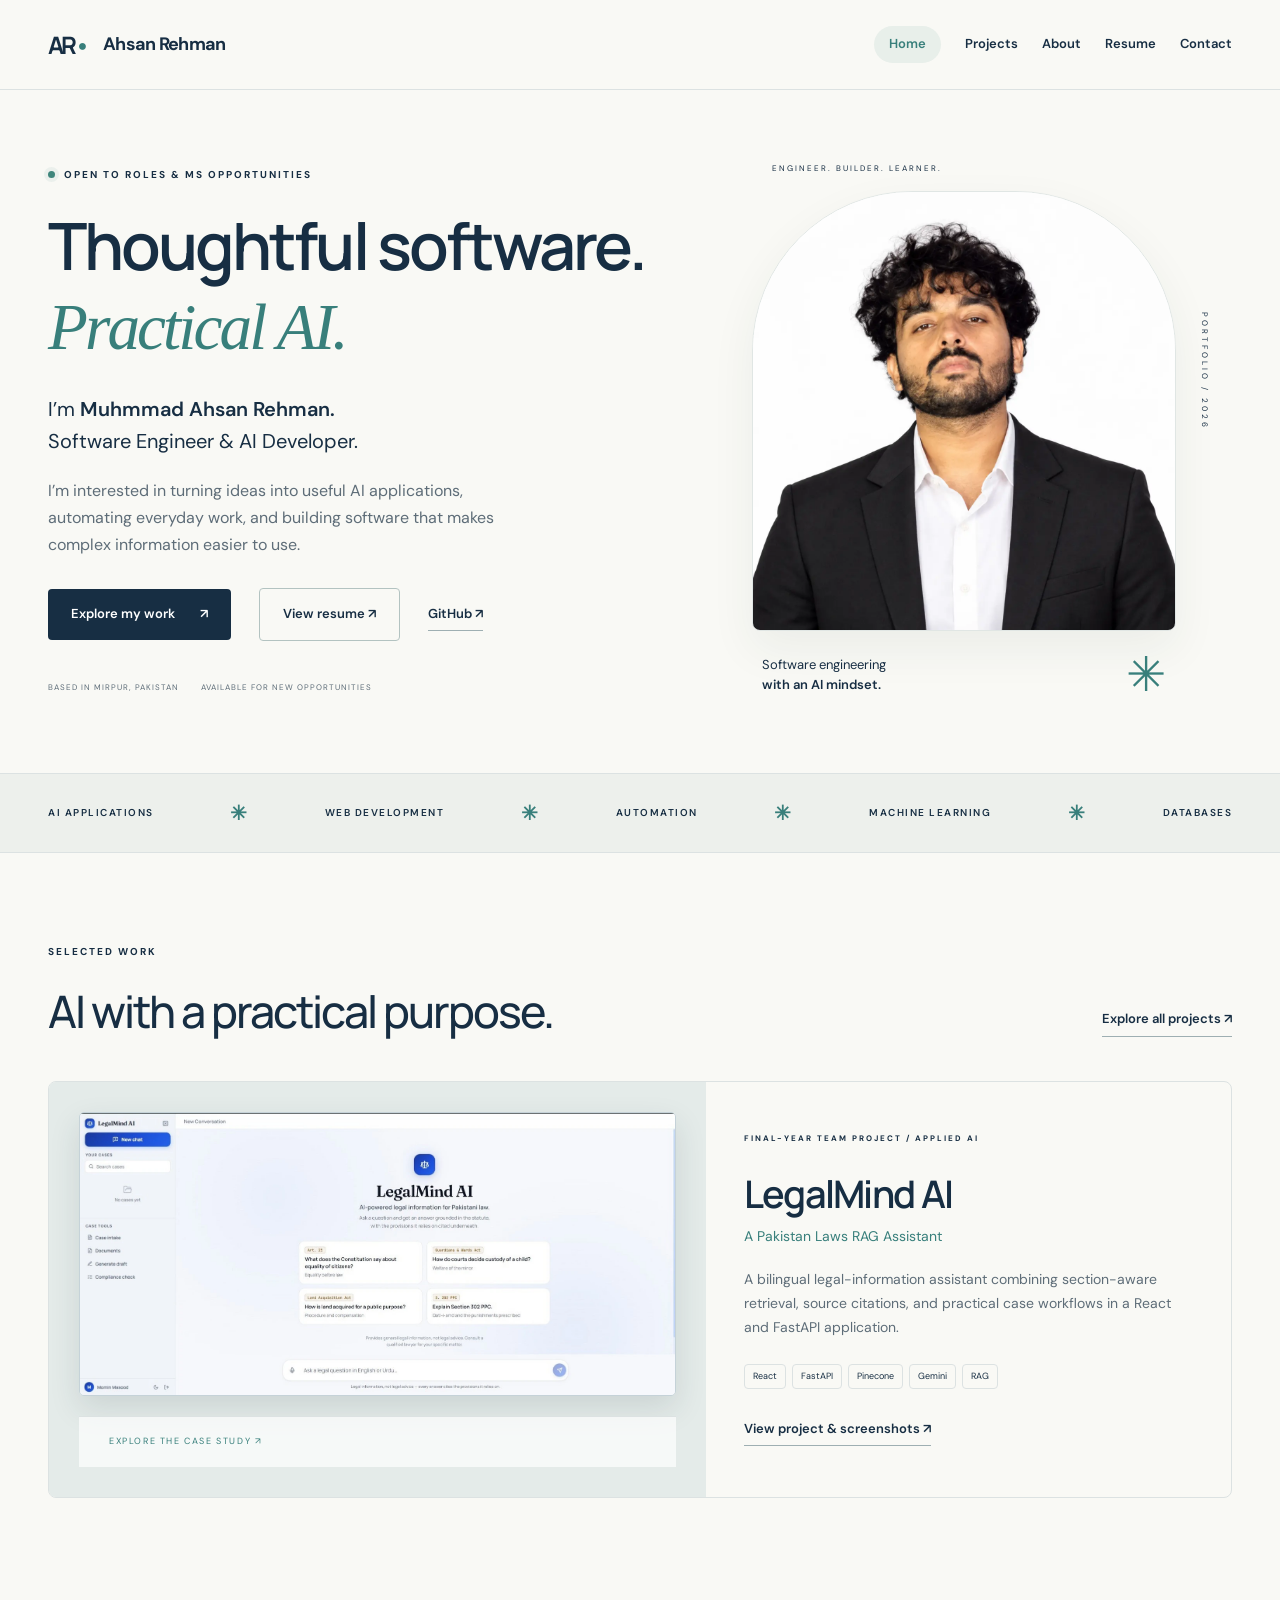
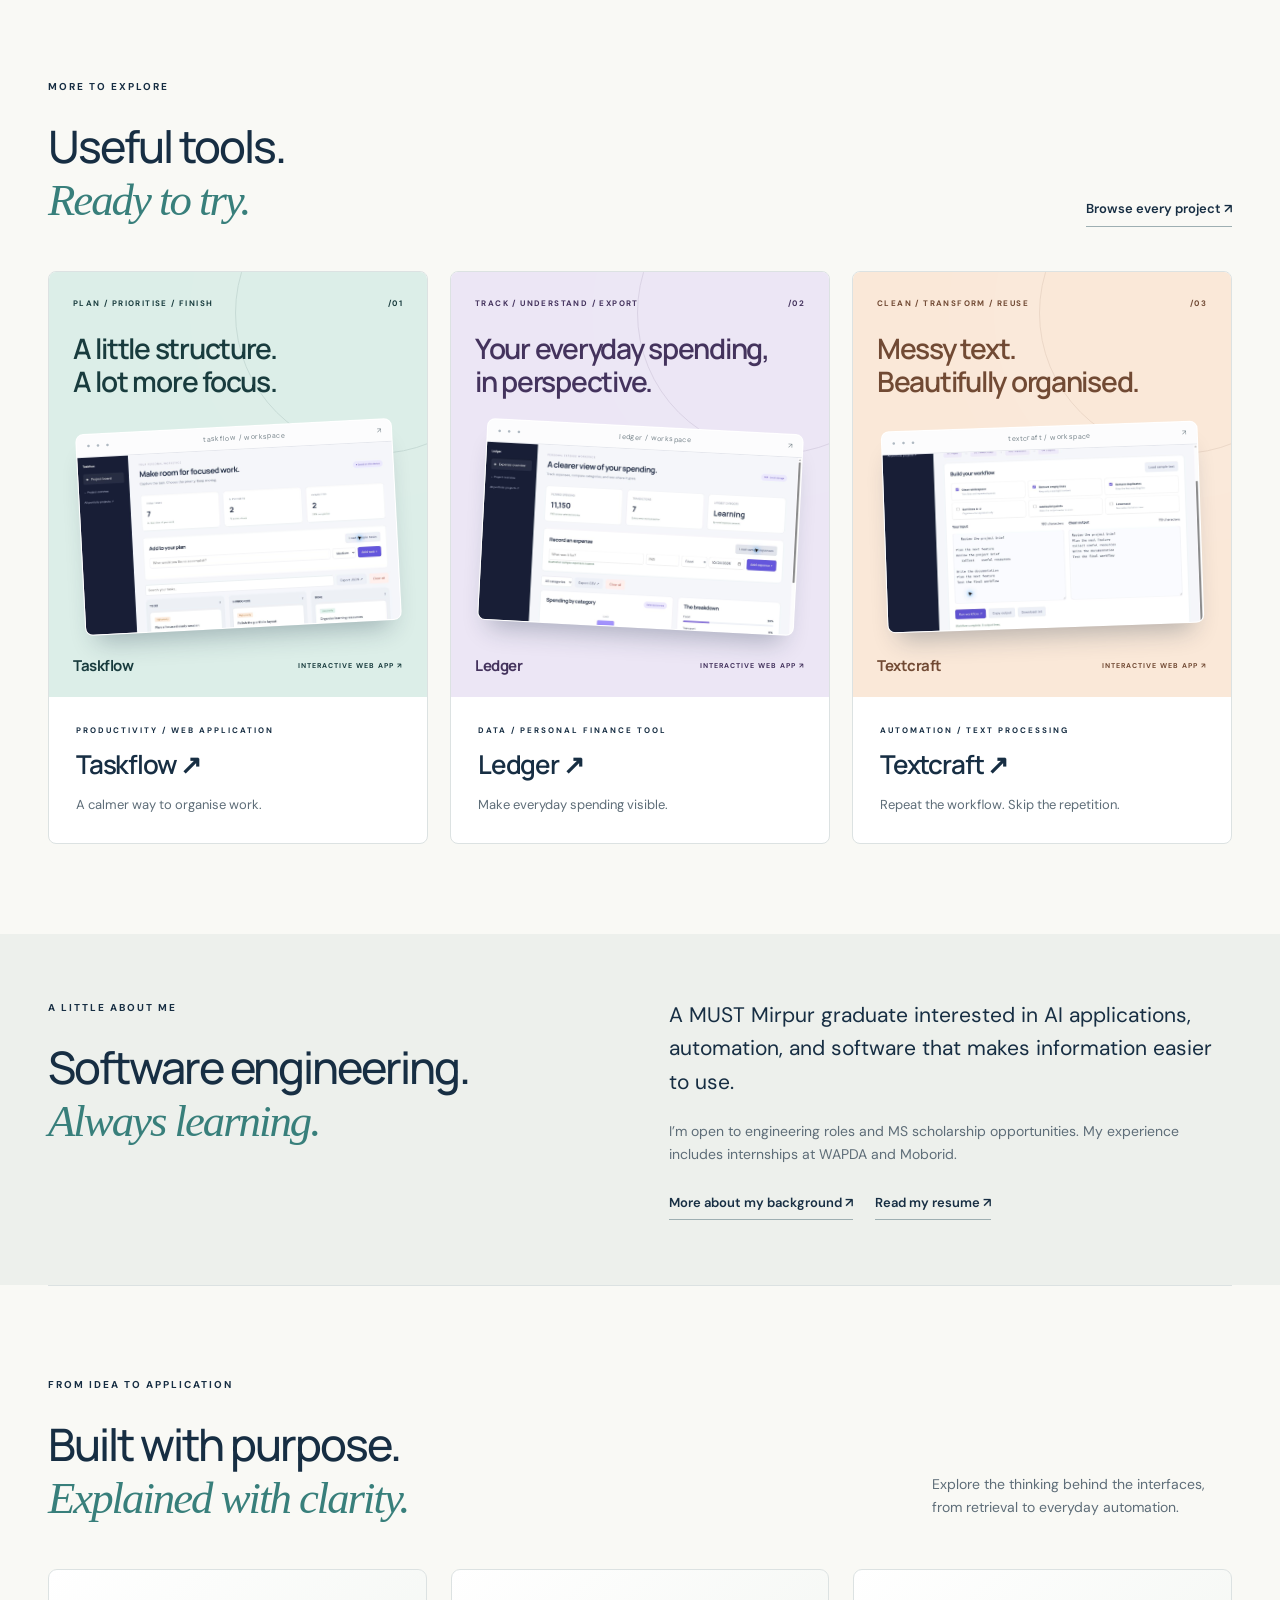
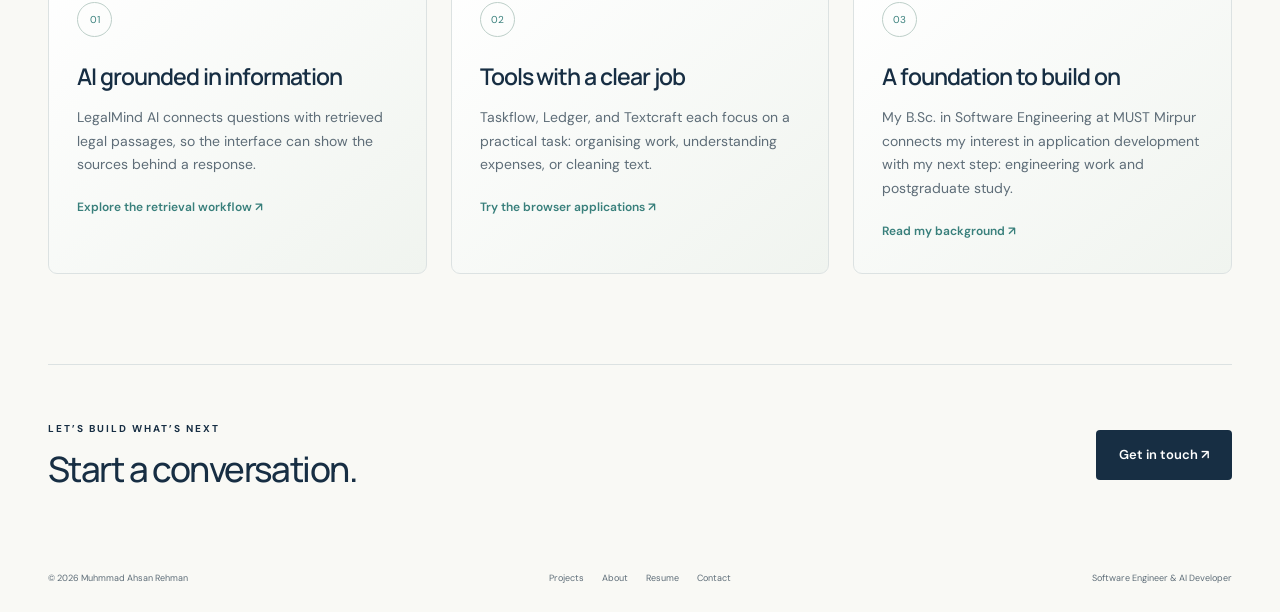
<file: index.html>
<!doctype html><html lang="en"><head><meta charset="utf-8"><meta name="viewport" content="width=device-width,initial-scale=1"><meta name="description" content="Muhmmad Ahsan Rehman — Software Engineer and AI Developer. Explore LegalMind AI, technical interests, experience and postgraduate ambitions."><title>Software Engineer & AI Developer | Muhmmad Ahsan Rehman</title><link rel="stylesheet" href="style.css"><link rel="icon" href="data:image/svg+xml,%3Csvg xmlns='http://www.w3.org/2000/svg' viewBox='0 0 50 50'%3E%3Crect width='50' height='50' rx='12' fill='%23152c42'/%3E%3Ctext x='25' y='33' text-anchor='middle' font-size='25' fill='white'%3EAR%3C/text%3E%3C/svg%3E"></head><body class="page-index"><a class="skip" href="index.html#main">Skip to content</a><header><a class="brand" href="index.html"><span class="monogram">AR<span>•</span></span><span>Ahsan Rehman</span></a><button class="menu" aria-label="Toggle navigation" aria-controls="main-nav" aria-expanded="false">☰</button><nav id="main-nav" aria-label="Main navigation"><a href="index.html" aria-current="page">Home</a><a href="projects.html">Projects</a><a href="about.html">About</a><a href="resume.html">Resume</a><a href="contact.html">Contact</a></nav></header><main id="main"><section class="hero wrap" id="home"><div class="hero-copy"><p class="eyebrow"><span class="dot"></span> OPEN TO ROLES & MS OPPORTUNITIES</p><h1>Thoughtful software.<br><em>Practical AI.</em></h1><p class="intro">I’m <strong>Muhmmad Ahsan Rehman.</strong><br>Software Engineer & AI Developer.</p><p class="lede">I’m interested in turning ideas into useful AI applications, automating everyday work, and building software that makes complex information easier to use.</p><div class="actions"><a class="button primary" href="projects.html">Explore my work <span>↗</span></a><a class="button outline" href="resume.html">View resume ↗</a><a class="text-link" href="https://github.com/m-ahsan139" target="_blank" rel="noopener">GitHub ↗</a></div><div class="hero-foot"><span>BASED IN MIRPUR, PAKISTAN</span><span>AVAILABLE FOR NEW OPPORTUNITIES</span></div></div><div class="portrait-area"><span class="corner-label">ENGINEER. BUILDER. LEARNER.</span><div class="portrait-frame"><img src="assets/ahsan-formal.webp" alt="Muhmmad Ahsan Rehman wearing a dark suit and white shirt" width="1200" height="1309"></div><div class="portrait-caption"><span>Software engineering<br><b>with an AI mindset.</b></span><span class="asterisk">✳</span></div><span class="vertical-label">PORTFOLIO / 2026</span></div></section><div class="skills-strip"><div class="wrap"><span>AI APPLICATIONS</span><i>✳</i><span>WEB DEVELOPMENT</span><i>✳</i><span>AUTOMATION</span><i>✳</i><span>MACHINE LEARNING</span><i>✳</i><span>DATABASES</span></div></div><section class="section wrap"><div class="section-top"><div><p class="eyebrow">SELECTED WORK</p><h2>AI with a practical purpose.</h2></div><a class="text-link" href="projects.html">Explore all projects ↗</a></div><article class="featured real-project"><a class="project-image" href="legalmind.html" aria-label="Explore LegalMind AI"><img src="assets/legalmind/home.webp" alt="LegalMind AI home screen with conversation sidebar and suggested legal questions" width="1531" height="728"><span>EXPLORE THE CASE STUDY ↗</span></a><div class="project-copy"><p class="eyebrow">FINAL-YEAR TEAM PROJECT / APPLIED AI</p><h3>LegalMind AI</h3><p class="project-sub">A Pakistan Laws RAG Assistant</p><p>A bilingual legal-information assistant combining section-aware retrieval, source citations, and practical case workflows in a React and FastAPI application.</p><div class="tags"><span>React</span><span>FastAPI</span><span>Pinecone</span><span>Gemini</span><span>RAG</span></div><a class="text-link" href="legalmind.html">View project & screenshots ↗</a></div></article></section><section class="wrap section"><div class="section-top"><div><p class="eyebrow">MORE TO EXPLORE</p><h2>Useful tools.<br><em>Ready to try.</em></h2></div><a class="text-link" href="projects.html">Browse every project ↗</a></div><div class="tool-grid"><a class="tool-tile" href="taskflow.html"><div class="project-visual visual-taskflow"><div class="visual-label"><span>PLAN / PRIORITISE / FINISH</span><span>/01</span></div><h3 class="visual-title">A little structure.<br>A lot more focus.</h3><div class="visual-window"><div class="window-bar"><span>● ● ●</span><span>taskflow / workspace</span><span>↗</span></div><img loading="lazy" src="assets/taskflow.jpg" alt="Taskflow working application screenshot with illustrative sample content"></div><div class="visual-bottom"><span>Taskflow</span><span>INTERACTIVE WEB APP ↗</span></div></div><div><p class="eyebrow">PRODUCTIVITY / WEB APPLICATION</p><h3>Taskflow ↗</h3><p>A calmer way to organise work.</p></div></a><a class="tool-tile" href="ledger.html"><div class="project-visual visual-ledger"><div class="visual-label"><span>TRACK / UNDERSTAND / EXPORT</span><span>/02</span></div><h3 class="visual-title">Your everyday spending,<br>in perspective.</h3><div class="visual-window"><div class="window-bar"><span>● ● ●</span><span>ledger / workspace</span><span>↗</span></div><img loading="lazy" src="assets/ledger.jpg" alt="Ledger working application screenshot with illustrative sample content"></div><div class="visual-bottom"><span>Ledger</span><span>INTERACTIVE WEB APP ↗</span></div></div><div><p class="eyebrow">DATA / PERSONAL FINANCE TOOL</p><h3>Ledger ↗</h3><p>Make everyday spending visible.</p></div></a><a class="tool-tile" href="textcraft.html"><div class="project-visual visual-textcraft"><div class="visual-label"><span>CLEAN / TRANSFORM / REUSE</span><span>/03</span></div><h3 class="visual-title">Messy text.<br>Beautifully organised.</h3><div class="visual-window"><div class="window-bar"><span>● ● ●</span><span>textcraft / workspace</span><span>↗</span></div><img loading="lazy" src="assets/textcraft.jpg" alt="Textcraft working application screenshot with illustrative sample content"></div><div class="visual-bottom"><span>Textcraft</span><span>INTERACTIVE WEB APP ↗</span></div></div><div><p class="eyebrow">AUTOMATION / TEXT PROCESSING</p><h3>Textcraft ↗</h3><p>Repeat the workflow. Skip the repetition.</p></div></a></div></section><section class="home-about"><div class="wrap about-grid"><div><p class="eyebrow">A LITTLE ABOUT ME</p><h2>Software engineering.<br><em>Always learning.</em></h2></div><div><p class="about-lead">A MUST Mirpur graduate interested in AI applications, automation, and software that makes information easier to use.</p><p>I’m open to engineering roles and MS scholarship opportunities. My experience includes internships at WAPDA and Moborid.</p><a class="text-link" href="about.html">More about my background ↗</a><a class="text-link spaced" href="resume.html">Read my resume ↗</a></div></div></section><section class="wrap section detail-section"><div class="section-top"><div><p class="eyebrow">FROM IDEA TO APPLICATION</p><h2>Built with purpose.<br><em>Explained with clarity.</em></h2></div><p class="section-note">Explore the thinking behind the interfaces, from retrieval to everyday automation.</p></div><div class="detail-grid"><article class="detail-card"><span class="detail-index">01</span><h3>AI grounded in information</h3><p>LegalMind AI connects questions with retrieved legal passages, so the interface can show the sources behind a response. <a href="legalmind.html">Explore the retrieval workflow ↗</a></p></article><article class="detail-card"><span class="detail-index">02</span><h3>Tools with a clear job</h3><p>Taskflow, Ledger, and Textcraft each focus on a practical task: organising work, understanding expenses, or cleaning text. <a href="projects.html">Try the browser applications ↗</a></p></article><article class="detail-card"><span class="detail-index">03</span><h3>A foundation to build on</h3><p>My B.Sc. in Software Engineering at MUST Mirpur connects my interest in application development with my next step: engineering work and postgraduate study. <a href="about.html">Read my background ↗</a></p></article></div></section><section class="small-cta wrap"><div><p class="eyebrow">LET’S BUILD WHAT’S NEXT</p><h2>Start a conversation.</h2></div><a class="button primary" href="contact.html">Get in touch ↗</a></section></main><footer class="wrap"><a href="index.html">© 2026 Muhmmad Ahsan Rehman</a><div class="footer-pages"><a href="projects.html">Projects</a><a href="about.html">About</a><a href="resume.html">Resume</a><a href="contact.html">Contact</a></div><span>Software Engineer & AI Developer</span></footer><script src="app.js"></script></body></html>
</file>
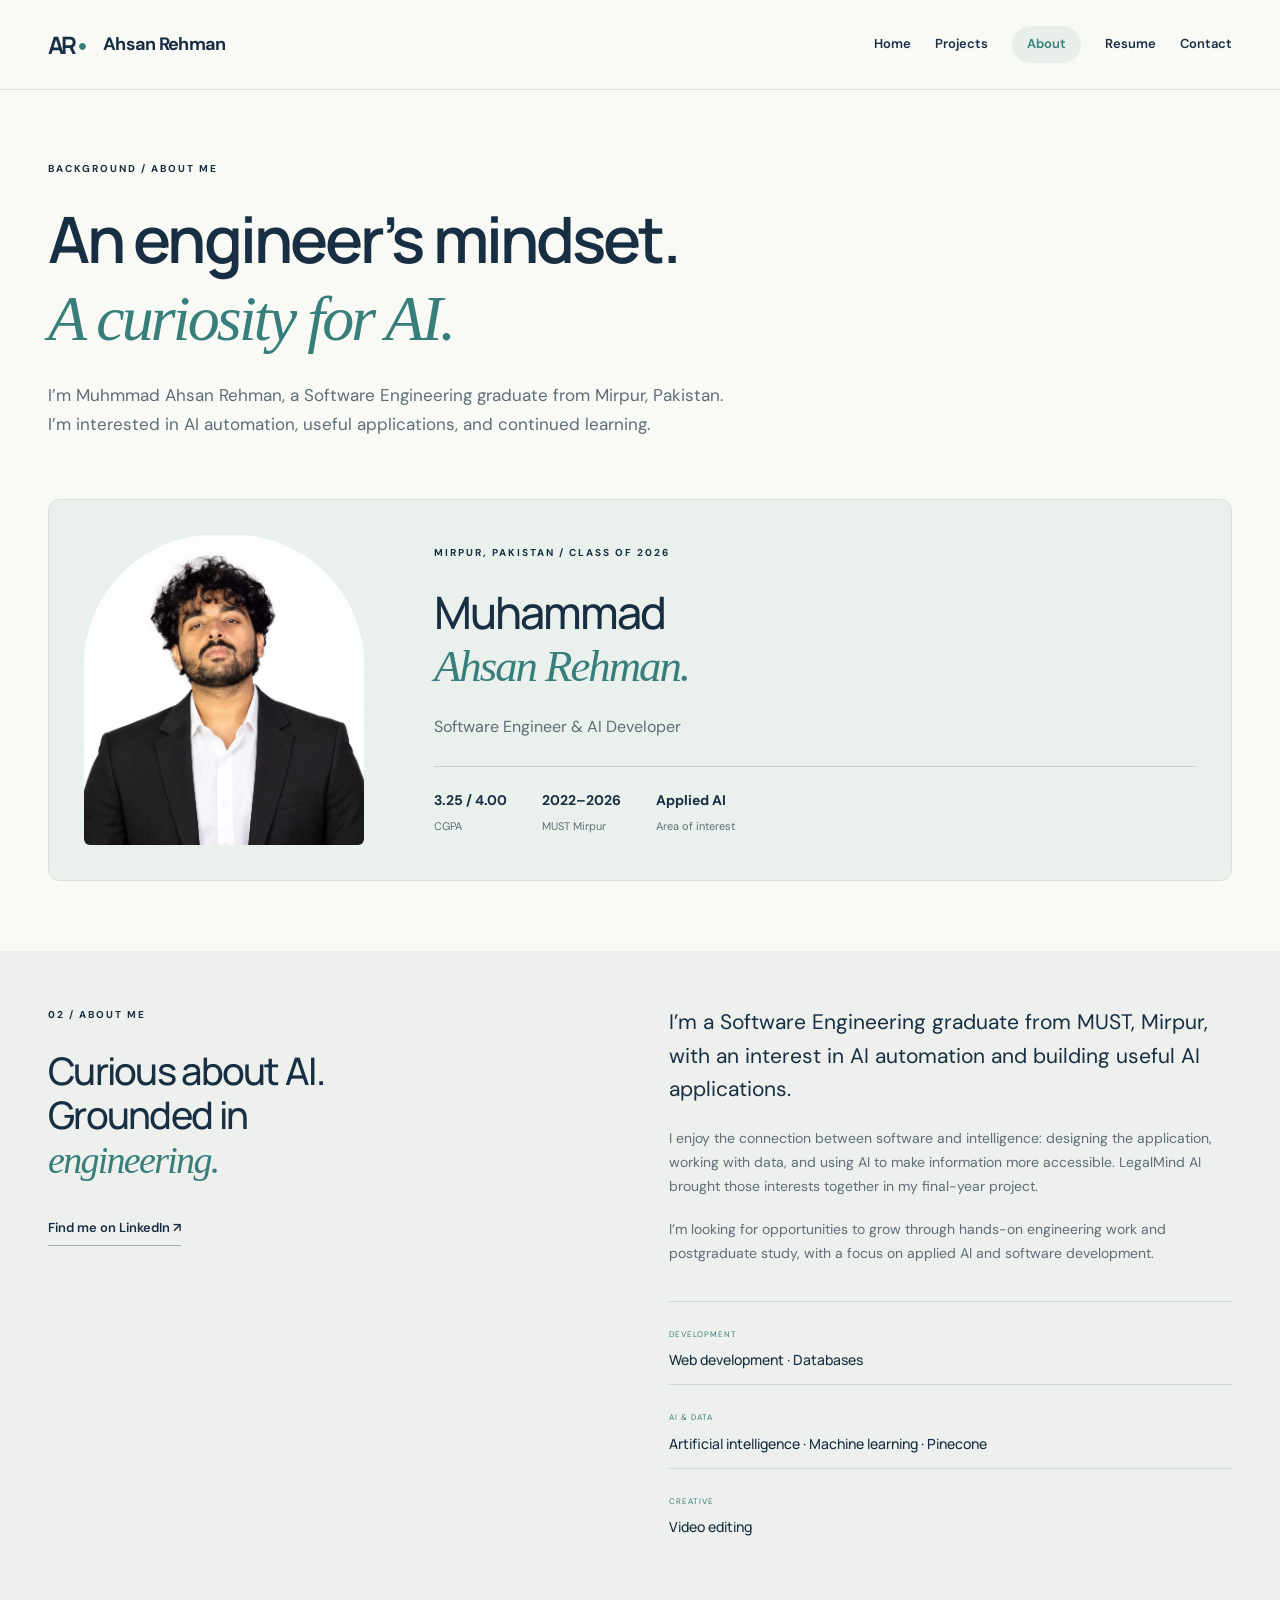
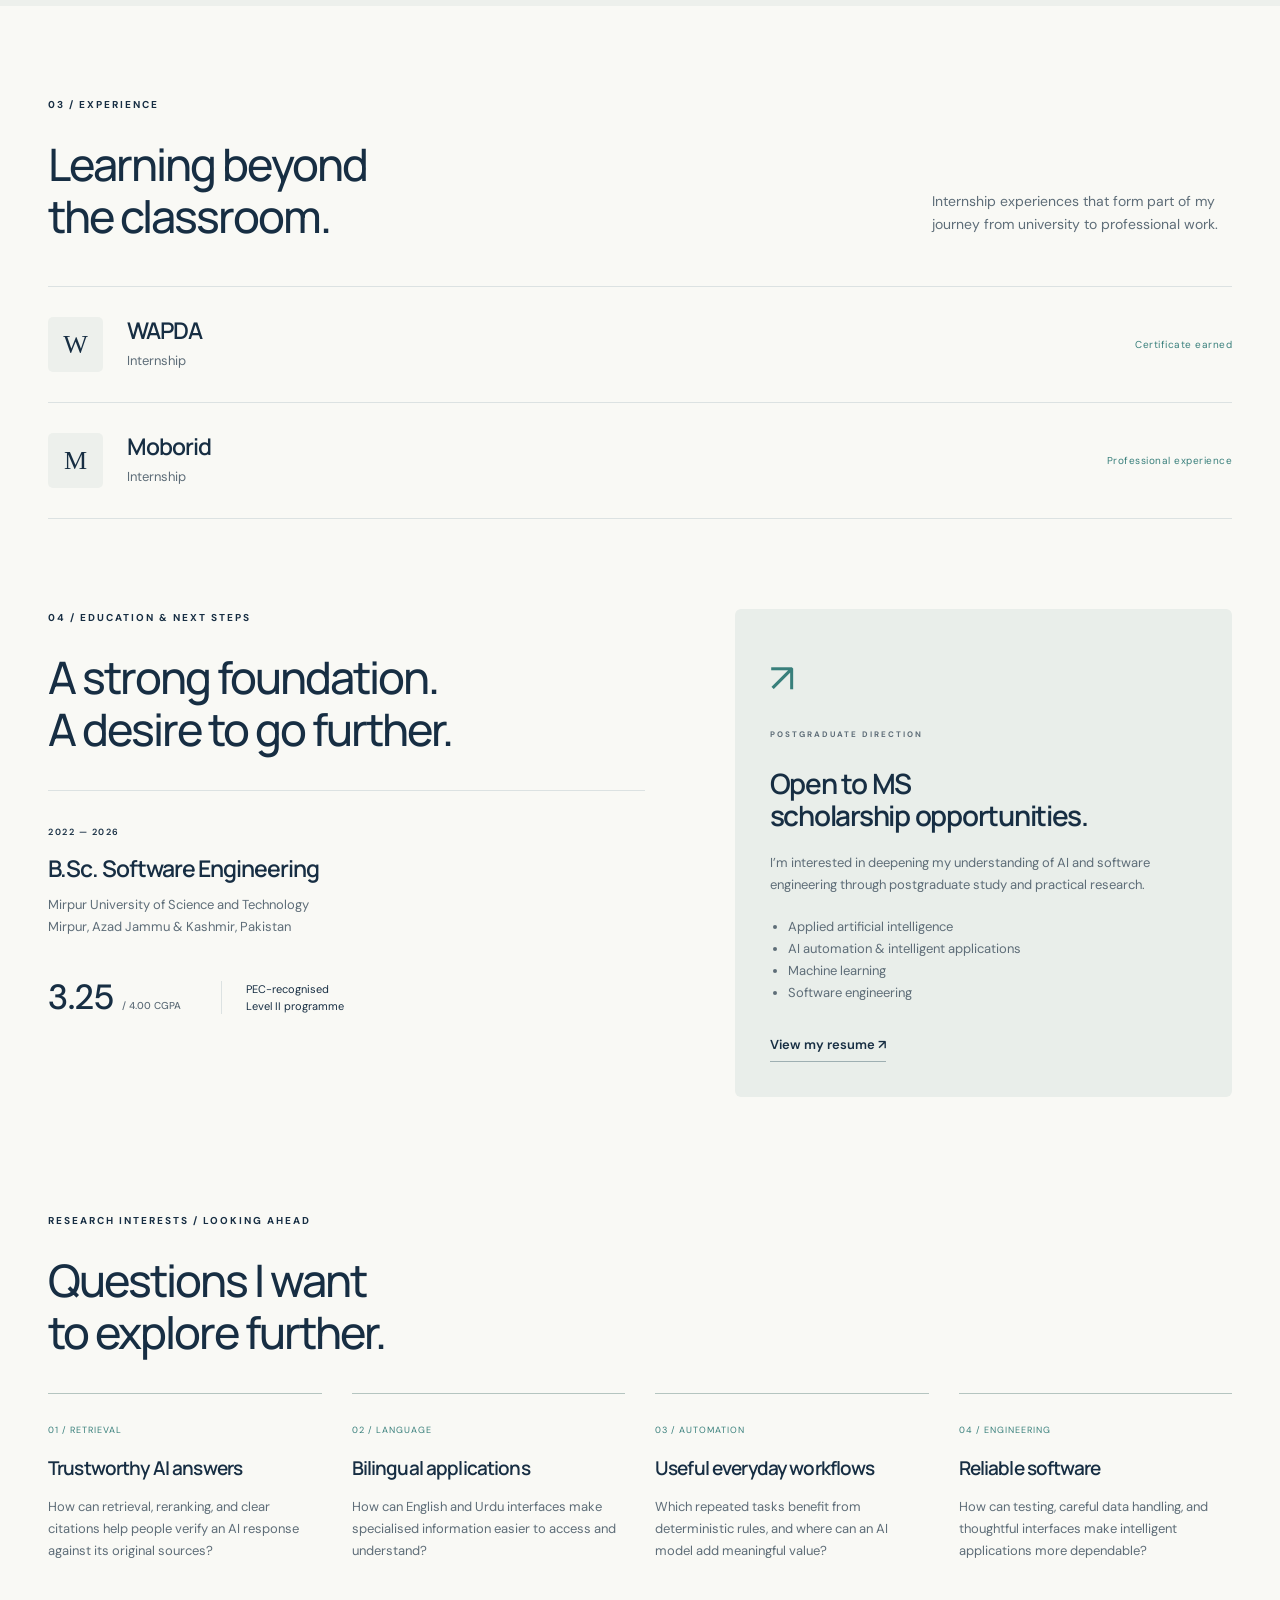
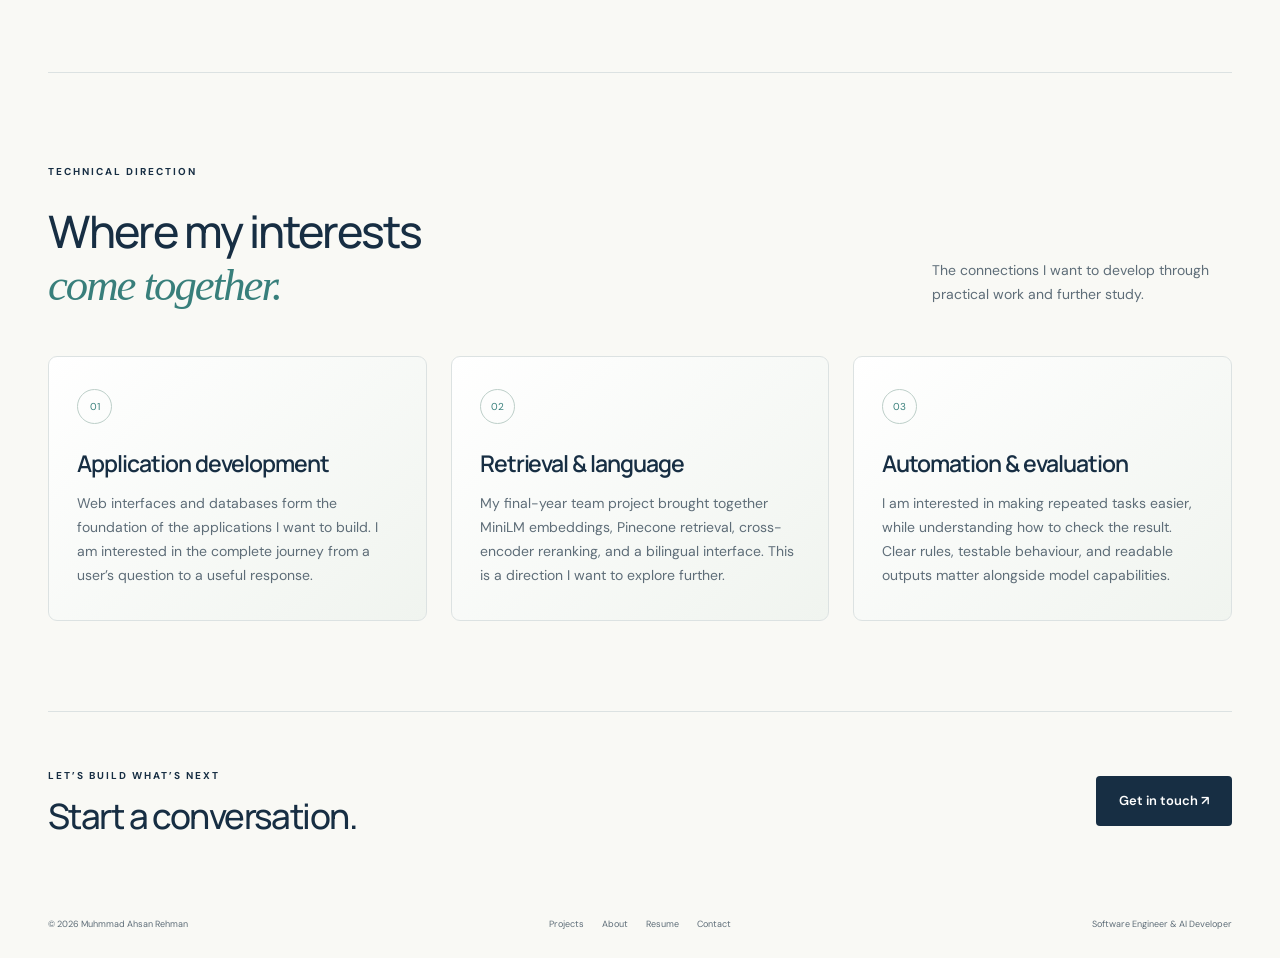
<file: about.html>
<!doctype html><html lang="en"><head><meta charset="utf-8"><meta name="viewport" content="width=device-width,initial-scale=1"><meta name="description" content="Muhmmad Ahsan Rehman — Software Engineer and AI Developer. Explore LegalMind AI, technical interests, experience and postgraduate ambitions."><title>About | Muhmmad Ahsan Rehman</title><link rel="stylesheet" href="style.css"><link rel="icon" href="data:image/svg+xml,%3Csvg xmlns='http://www.w3.org/2000/svg' viewBox='0 0 50 50'%3E%3Crect width='50' height='50' rx='12' fill='%23152c42'/%3E%3Ctext x='25' y='33' text-anchor='middle' font-size='25' fill='white'%3EAR%3C/text%3E%3C/svg%3E"></head><body class="page-about"><a class="skip" href="about.html#main">Skip to content</a><header><a class="brand" href="index.html"><span class="monogram">AR<span>•</span></span><span>Ahsan Rehman</span></a><button class="menu" aria-label="Toggle navigation" aria-controls="main-nav" aria-expanded="false">☰</button><nav id="main-nav" aria-label="Main navigation"><a href="index.html">Home</a><a href="projects.html">Projects</a><a href="about.html" aria-current="page">About</a><a href="resume.html">Resume</a><a href="contact.html">Contact</a></nav></header><main id="main"><section class="wrap page-intro"><p class="eyebrow">BACKGROUND / ABOUT ME</p><h1>An engineer’s mindset.<br><em>A curiosity for AI.</em></h1><p class="page-lede">I’m Muhmmad Ahsan Rehman, a Software Engineering graduate from Mirpur, Pakistan. I’m interested in AI automation, useful applications, and continued learning.</p></section><section class="wrap profile-story"><img src="assets/ahsan-formal.webp" alt="Ahsan Rehman in a black blazer and white shirt" loading="lazy"><div><p class="eyebrow">MIRPUR, PAKISTAN / CLASS OF 2026</p><h2>Muhammad<br><em>Ahsan Rehman.</em></h2><p>Software Engineer & AI Developer</p><div class="profile-facts"><span><b>3.25 / 4.00</b>CGPA</span><span><b>2022–2026</b>MUST Mirpur</span><span><b>Applied AI</b>Area of interest</span></div></div></section><section id="about" class="about section"><div class="wrap about-grid"><div><p class="eyebrow">02 / ABOUT ME</p><h2>Curious about AI.<br>Grounded in<br><em>engineering.</em></h2><a href="https://www.linkedin.com/in/muhammad-ahsan-a28b18326" class="text-link" target="_blank" rel="noopener">Find me on LinkedIn ↗</a></div><div><p class="about-lead">I’m a Software Engineering graduate from MUST, Mirpur, with an interest in AI automation and building useful AI applications.</p><p>I enjoy the connection between software and intelligence: designing the application, working with data, and using AI to make information more accessible. LegalMind AI brought those interests together in my final-year project.</p><p>I’m looking for opportunities to grow through hands-on engineering work and postgraduate study, with a focus on applied AI and software development.</p><div class="skill-groups"><div><span>DEVELOPMENT</span><h4>Web development · Databases</h4></div><div><span>AI & DATA</span><h4>Artificial intelligence · Machine learning · Pinecone</h4></div><div><span>CREATIVE</span><h4>Video editing</h4></div></div></div></div></section><section id="experience" class="section wrap"><div class="section-top"><div><p class="eyebrow">03 / EXPERIENCE</p><h2>Learning beyond<br>the classroom.</h2></div><p class="section-note">Internship experiences that form part of my journey from university to professional work.</p></div><div class="experience-row"><div class="org-mark">W</div><div><h3>WAPDA</h3><p>Internship</p></div><span class="experience-tag">Certificate earned</span></div><div class="experience-row"><div class="org-mark">M</div><div><h3>Moborid</h3><p>Internship</p></div><span class="experience-tag">Professional experience</span></div></section><section id="education" class="wrap section education"><div><p class="eyebrow">04 / EDUCATION & NEXT STEPS</p><h2>A strong foundation.<br>A desire to go further.</h2><div class="degree"><span class="small-label">2022 — 2026</span><h3>B.Sc. Software Engineering</h3><p>Mirpur University of Science and Technology<br>Mirpur, Azad Jammu & Kashmir, Pakistan</p><div class="degree-meta"><strong>3.25 <small>/ 4.00 CGPA</small></strong><span>PEC-recognised<br>Level II programme</span></div></div></div><aside class="study"><span class="study-icon">↗</span><p class="eyebrow">POSTGRADUATE DIRECTION</p><h3>Open to MS<br>scholarship opportunities.</h3><p>I’m interested in deepening my understanding of AI and software engineering through postgraduate study and practical research.</p><ul><li>Applied artificial intelligence</li><li>AI automation & intelligent applications</li><li>Machine learning</li><li>Software engineering</li></ul><a class="text-link" href="resume.html">View my resume ↗</a></aside></section><section class="wrap section research"><p class="eyebrow">RESEARCH INTERESTS / LOOKING AHEAD</p><h2>Questions I want<br>to explore further.</h2><div class="process-grid"><article><span>01 / RETRIEVAL</span><h3>Trustworthy AI answers</h3><p>How can retrieval, reranking, and clear citations help people verify an AI response against its original sources?</p></article><article><span>02 / LANGUAGE</span><h3>Bilingual applications</h3><p>How can English and Urdu interfaces make specialised information easier to access and understand?</p></article><article><span>03 / AUTOMATION</span><h3>Useful everyday workflows</h3><p>Which repeated tasks benefit from deterministic rules, and where can an AI model add meaningful value?</p></article><article><span>04 / ENGINEERING</span><h3>Reliable software</h3><p>How can testing, careful data handling, and thoughtful interfaces make intelligent applications more dependable?</p></article></div></section><section class="wrap section detail-section"><div class="section-top"><div><p class="eyebrow">TECHNICAL DIRECTION</p><h2>Where my interests<br><em>come together.</em></h2></div><p class="section-note">The connections I want to develop through practical work and further study.</p></div><div class="detail-grid"><article class="detail-card"><span class="detail-index">01</span><h3>Application development</h3><p>Web interfaces and databases form the foundation of the applications I want to build. I am interested in the complete journey from a user’s question to a useful response.</p></article><article class="detail-card"><span class="detail-index">02</span><h3>Retrieval & language</h3><p>My final-year team project brought together MiniLM embeddings, Pinecone retrieval, cross-encoder reranking, and a bilingual interface. This is a direction I want to explore further.</p></article><article class="detail-card"><span class="detail-index">03</span><h3>Automation & evaluation</h3><p>I am interested in making repeated tasks easier, while understanding how to check the result. Clear rules, testable behaviour, and readable outputs matter alongside model capabilities.</p></article></div></section><section class="small-cta wrap"><div><p class="eyebrow">LET’S BUILD WHAT’S NEXT</p><h2>Start a conversation.</h2></div><a class="button primary" href="contact.html">Get in touch ↗</a></section></main><footer class="wrap"><a href="index.html">© 2026 Muhmmad Ahsan Rehman</a><div class="footer-pages"><a href="projects.html">Projects</a><a href="about.html">About</a><a href="resume.html">Resume</a><a href="contact.html">Contact</a></div><span>Software Engineer & AI Developer</span></footer><script src="app.js"></script></body></html>
</file>
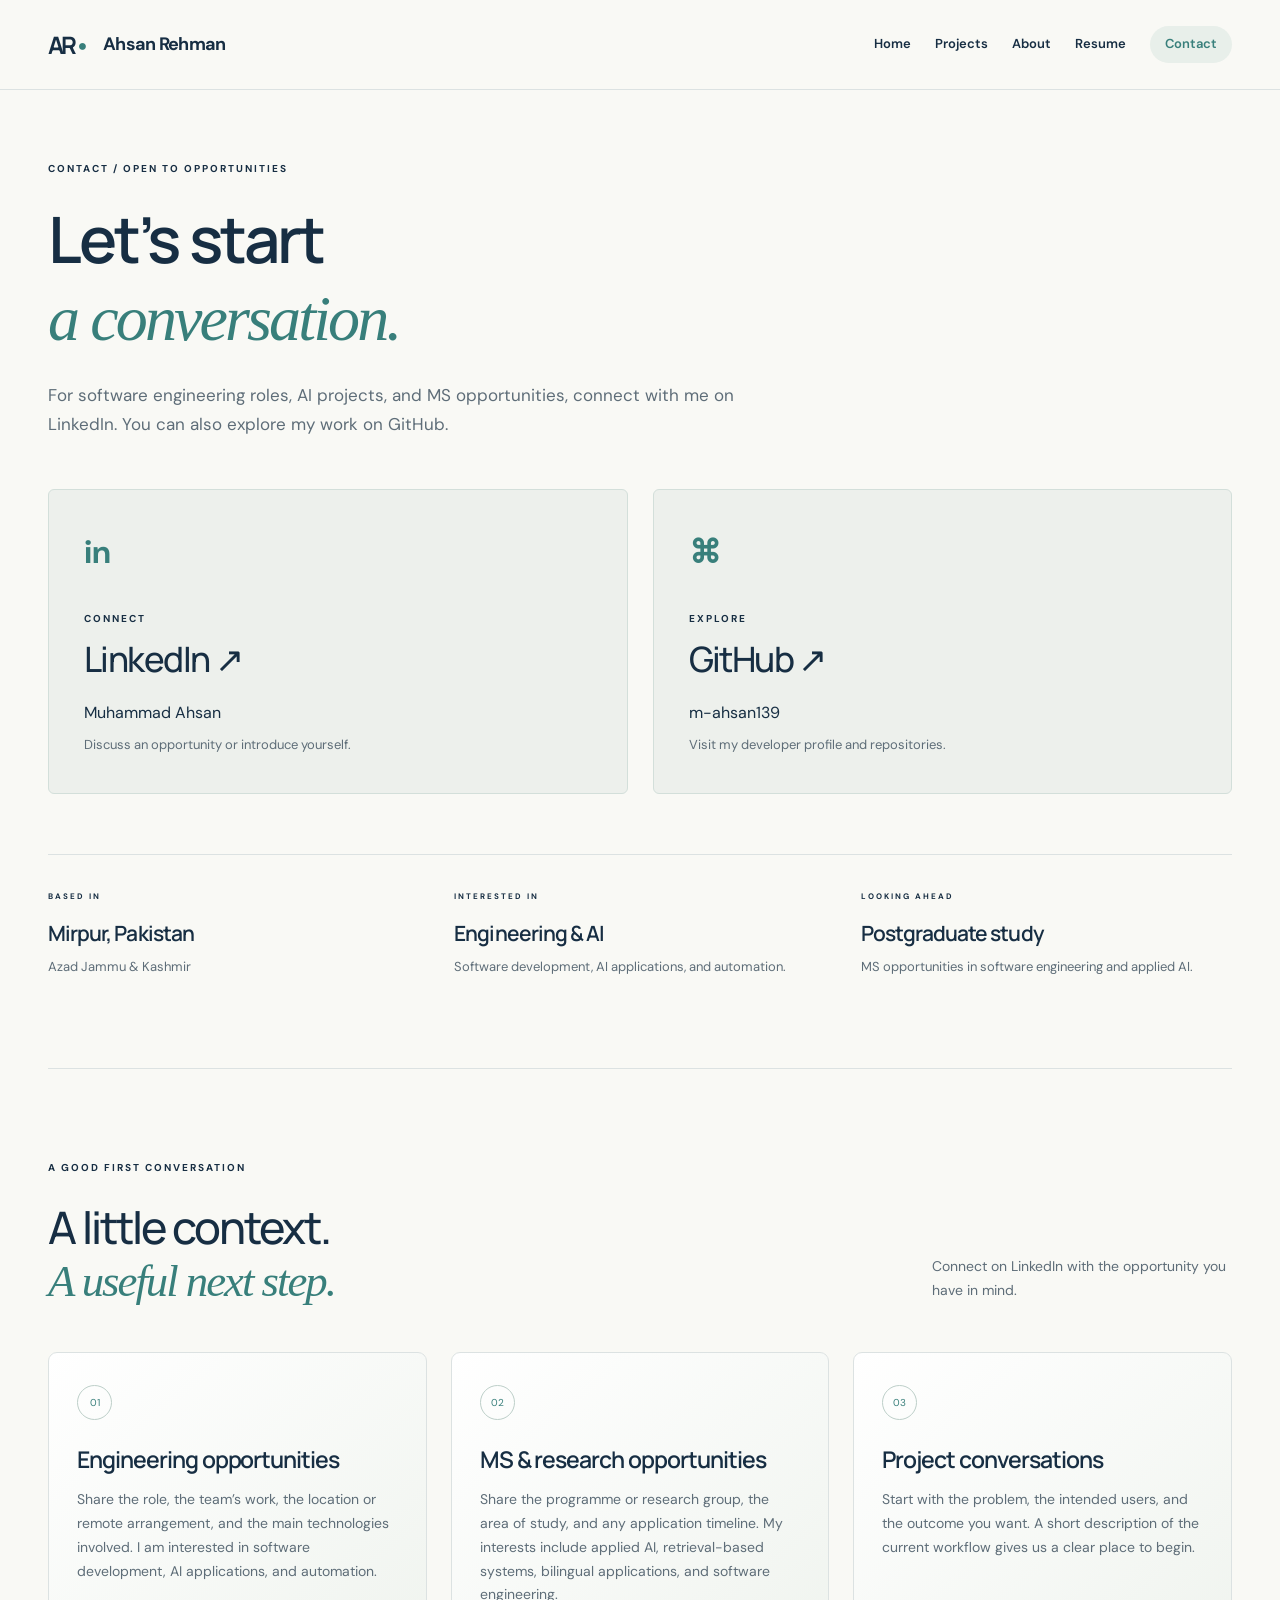
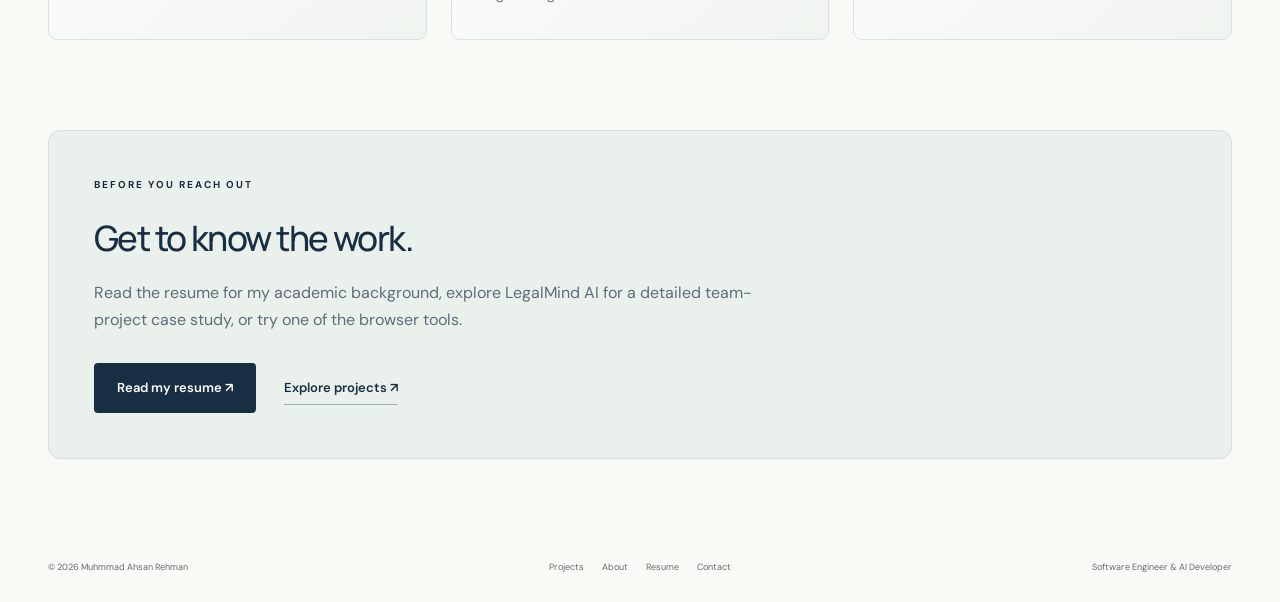
<file: contact.html>
<!doctype html><html lang="en"><head><meta charset="utf-8"><meta name="viewport" content="width=device-width,initial-scale=1"><meta name="description" content="Muhmmad Ahsan Rehman — Software Engineer and AI Developer. Explore LegalMind AI, technical interests, experience and postgraduate ambitions."><title>Contact | Muhmmad Ahsan Rehman</title><link rel="stylesheet" href="style.css"><link rel="icon" href="data:image/svg+xml,%3Csvg xmlns='http://www.w3.org/2000/svg' viewBox='0 0 50 50'%3E%3Crect width='50' height='50' rx='12' fill='%23152c42'/%3E%3Ctext x='25' y='33' text-anchor='middle' font-size='25' fill='white'%3EAR%3C/text%3E%3C/svg%3E"></head><body class="page-contact"><a class="skip" href="contact.html#main">Skip to content</a><header><a class="brand" href="index.html"><span class="monogram">AR<span>•</span></span><span>Ahsan Rehman</span></a><button class="menu" aria-label="Toggle navigation" aria-controls="main-nav" aria-expanded="false">☰</button><nav id="main-nav" aria-label="Main navigation"><a href="index.html">Home</a><a href="projects.html">Projects</a><a href="about.html">About</a><a href="resume.html">Resume</a><a href="contact.html" aria-current="page">Contact</a></nav></header><main id="main"><section class="wrap page-intro"><p class="eyebrow">CONTACT / OPEN TO OPPORTUNITIES</p><h1>Let’s start<br><em>a conversation.</em></h1><p class="page-lede">For software engineering roles, AI projects, and MS opportunities, connect with me on LinkedIn. You can also explore my work on GitHub.</p></section><section class="wrap contact-grid"><a class="contact-card" href="https://www.linkedin.com/in/muhammad-ahsan-a28b18326" target="_blank" rel="noopener"><span class="contact-icon">in</span><p class="eyebrow">CONNECT</p><h2>LinkedIn ↗</h2><p>Muhammad Ahsan</p><span>Discuss an opportunity or introduce yourself.</span></a><a class="contact-card" href="https://github.com/m-ahsan139" target="_blank" rel="noopener"><span class="contact-icon">⌘</span><p class="eyebrow">EXPLORE</p><h2>GitHub ↗</h2><p>m-ahsan139</p><span>Visit my developer profile and repositories.</span></a></section><section class="wrap opportunity"><div><p class="eyebrow">BASED IN</p><h3>Mirpur, Pakistan</h3><p>Azad Jammu & Kashmir</p></div><div><p class="eyebrow">INTERESTED IN</p><h3>Engineering & AI</h3><p>Software development, AI applications, and automation.</p></div><div><p class="eyebrow">LOOKING AHEAD</p><h3>Postgraduate study</h3><p>MS opportunities in software engineering and applied AI.</p></div></section><section class="wrap section detail-section"><div class="section-top"><div><p class="eyebrow">A GOOD FIRST CONVERSATION</p><h2>A little context.<br><em>A useful next step.</em></h2></div><p class="section-note">Connect on LinkedIn with the opportunity you have in mind.</p></div><div class="detail-grid"><article class="detail-card"><span class="detail-index">01</span><h3>Engineering opportunities</h3><p>Share the role, the team’s work, the location or remote arrangement, and the main technologies involved. I am interested in software development, AI applications, and automation.</p></article><article class="detail-card"><span class="detail-index">02</span><h3>MS & research opportunities</h3><p>Share the programme or research group, the area of study, and any application timeline. My interests include applied AI, retrieval-based systems, bilingual applications, and software engineering.</p></article><article class="detail-card"><span class="detail-index">03</span><h3>Project conversations</h3><p>Start with the problem, the intended users, and the outcome you want. A short description of the current workflow gives us a clear place to begin.</p></article></div></section><section class="wrap conversation-panel"><p class="eyebrow">BEFORE YOU REACH OUT</p><h2>Get to know the work.</h2><p>Read the resume for my academic background, explore LegalMind AI for a detailed team-project case study, or try one of the browser tools.</p><div class="actions"><a class="button primary" href="resume.html">Read my resume ↗</a><a class="text-link" href="projects.html">Explore projects ↗</a></div></section></main><footer class="wrap"><a href="index.html">© 2026 Muhmmad Ahsan Rehman</a><div class="footer-pages"><a href="projects.html">Projects</a><a href="about.html">About</a><a href="resume.html">Resume</a><a href="contact.html">Contact</a></div><span>Software Engineer & AI Developer</span></footer><script src="app.js"></script></body></html>
</file>
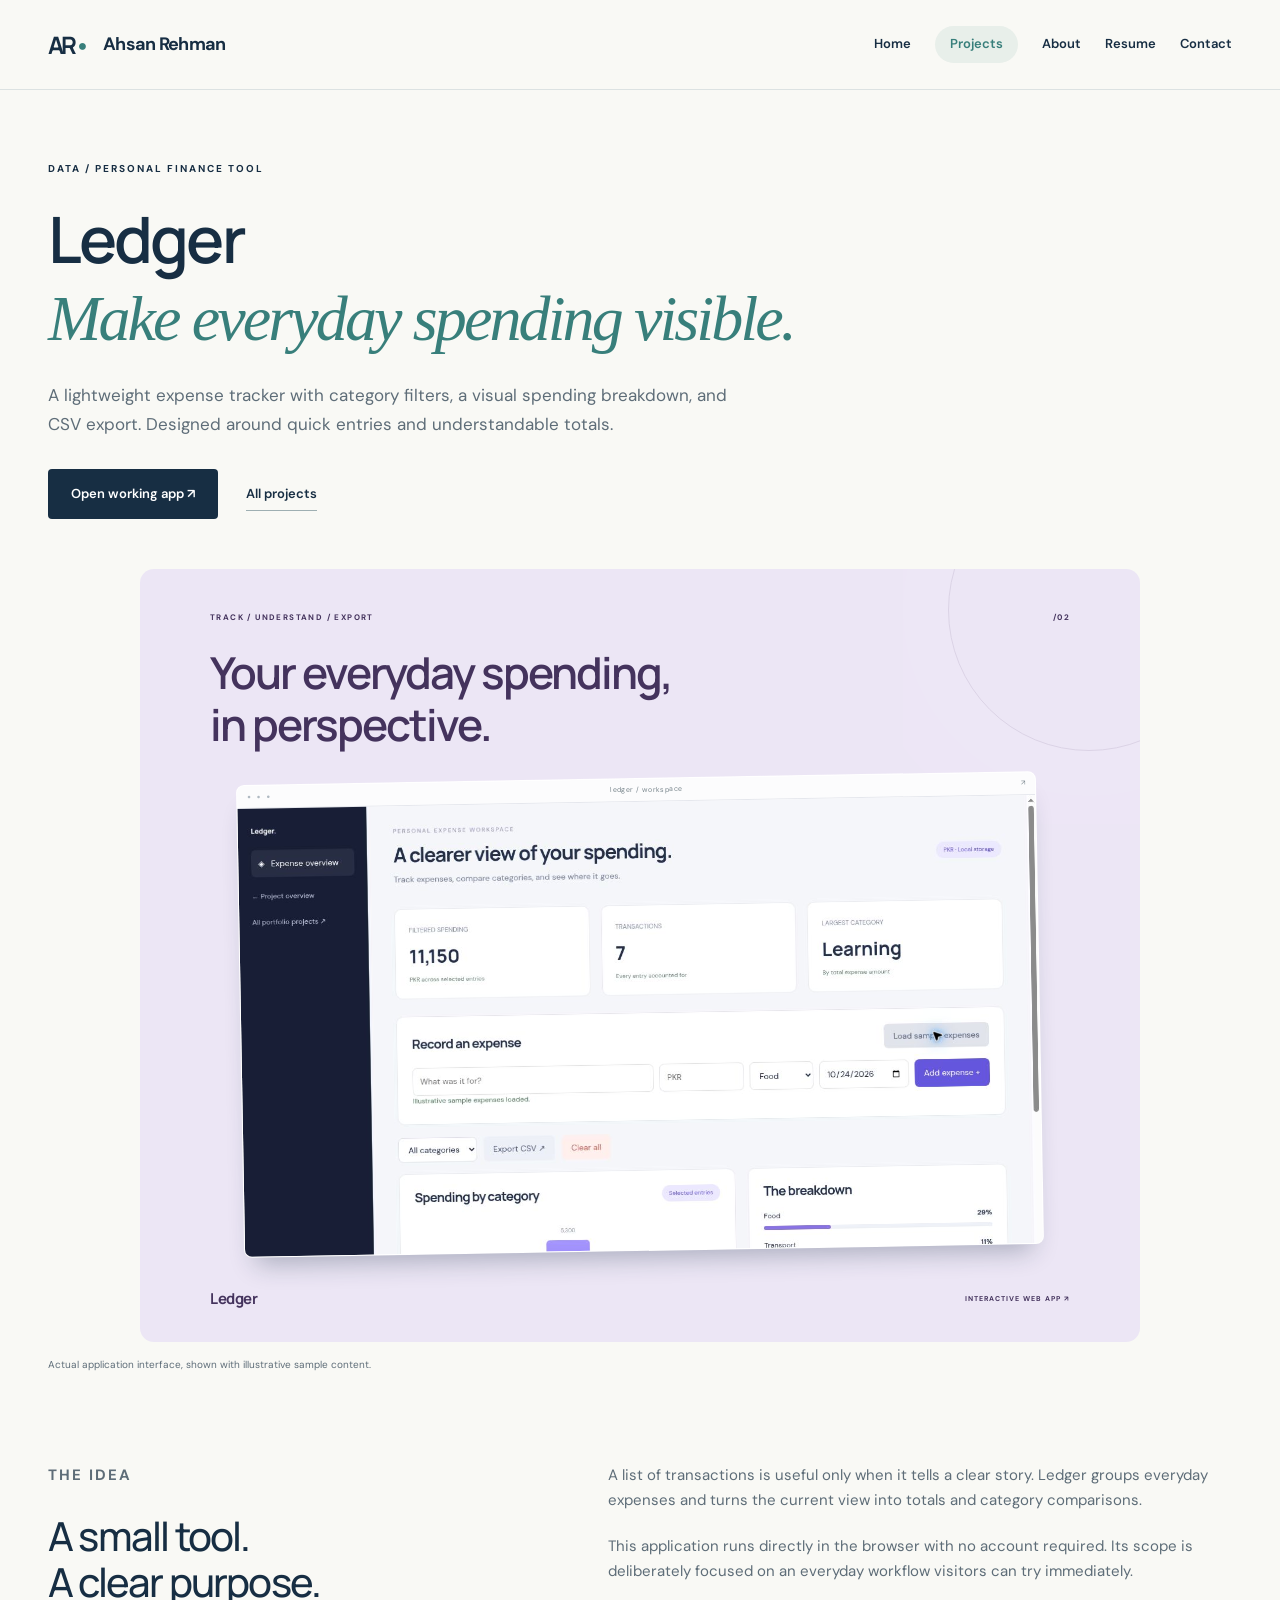
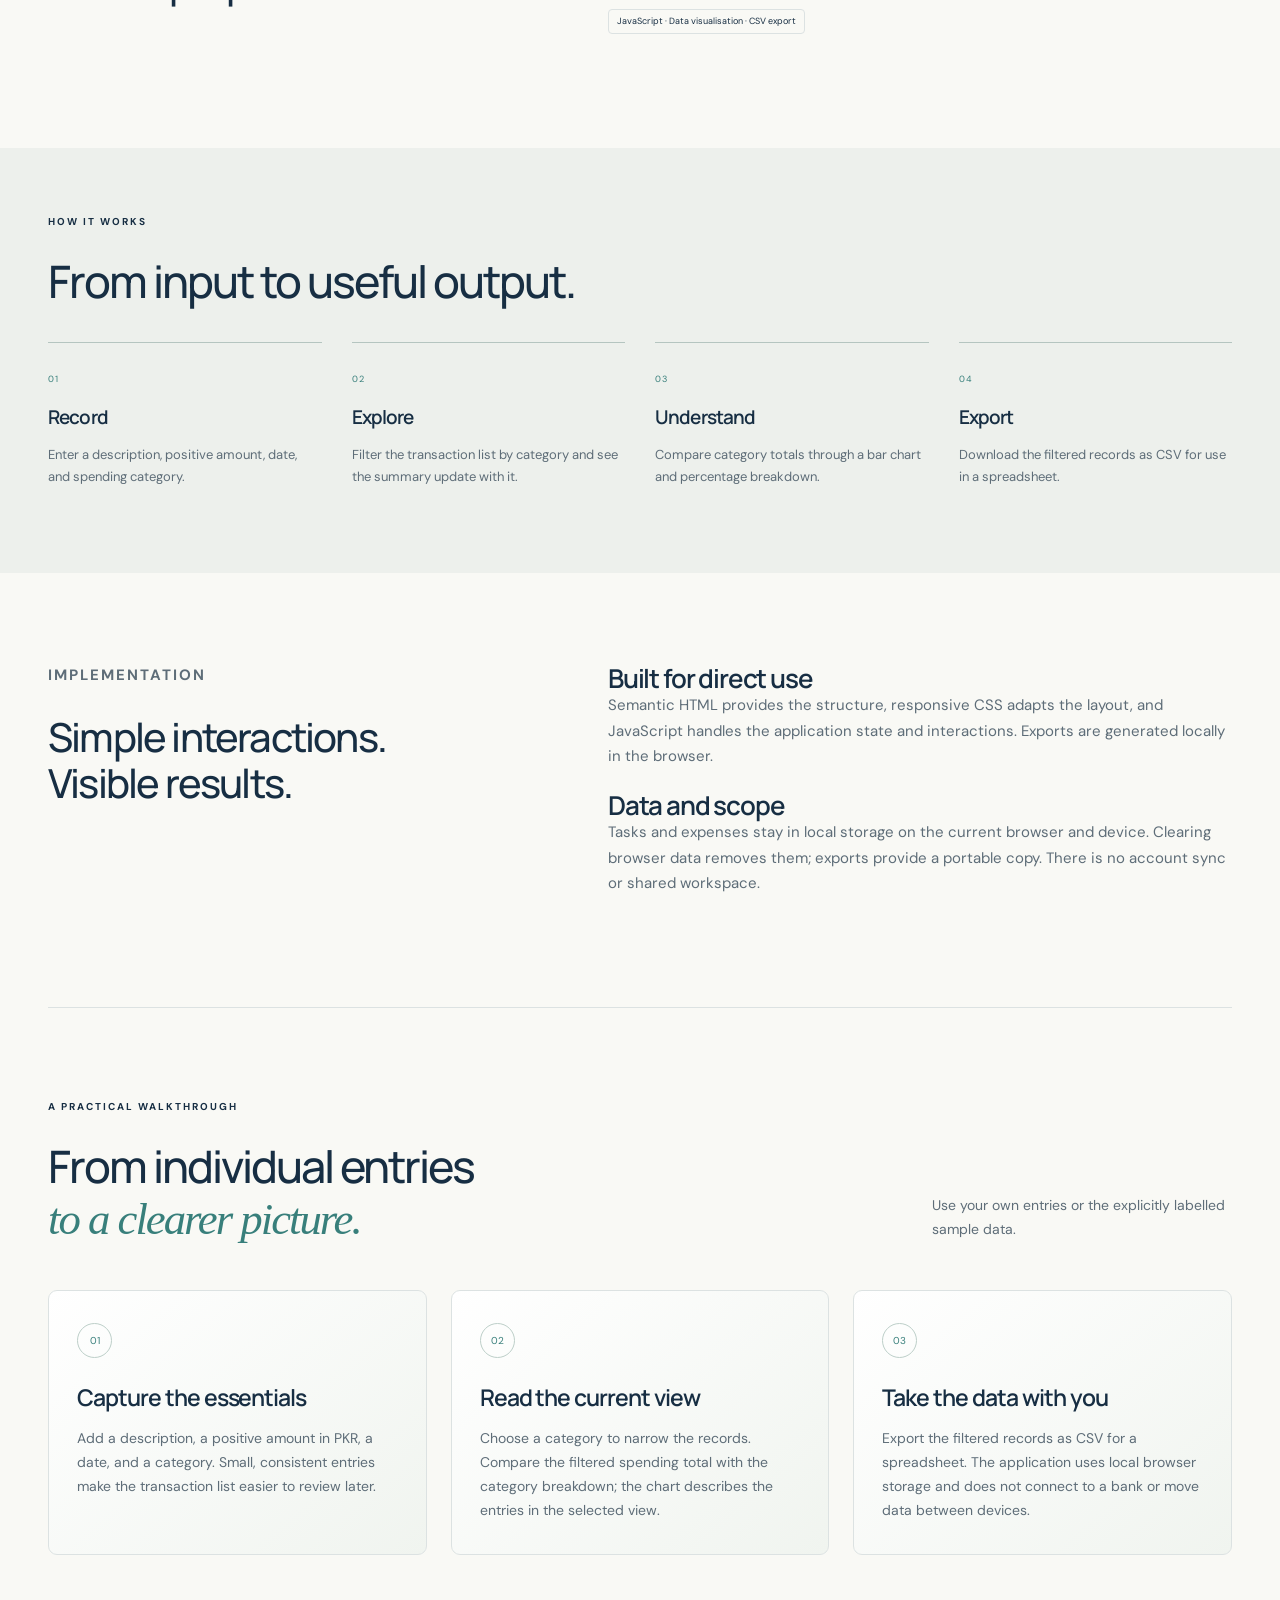
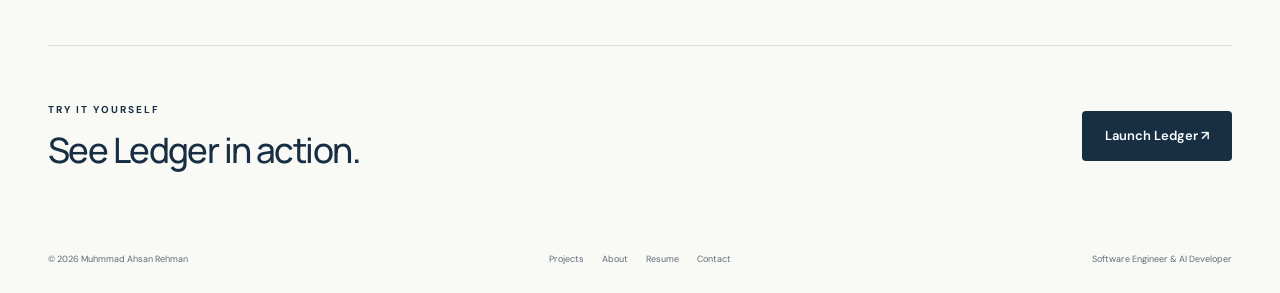
<file: ledger.html>
<!doctype html><html lang="en"><head><meta charset="utf-8"><meta name="viewport" content="width=device-width,initial-scale=1"><meta name="description" content="Muhmmad Ahsan Rehman — Software Engineer and AI Developer. Explore LegalMind AI, technical interests, experience and postgraduate ambitions."><title>Ledger | Muhmmad Ahsan Rehman</title><link rel="stylesheet" href="style.css"><link rel="icon" href="data:image/svg+xml,%3Csvg xmlns='http://www.w3.org/2000/svg' viewBox='0 0 50 50'%3E%3Crect width='50' height='50' rx='12' fill='%23152c42'/%3E%3Ctext x='25' y='33' text-anchor='middle' font-size='25' fill='white'%3EAR%3C/text%3E%3C/svg%3E"></head><body class="page-projects"><a class="skip" href="ledger.html#main">Skip to content</a><header><a class="brand" href="index.html"><span class="monogram">AR<span>•</span></span><span>Ahsan Rehman</span></a><button class="menu" aria-label="Toggle navigation" aria-controls="main-nav" aria-expanded="false">☰</button><nav id="main-nav" aria-label="Main navigation"><a href="index.html">Home</a><a href="projects.html" aria-current="page">Projects</a><a href="about.html">About</a><a href="resume.html">Resume</a><a href="contact.html">Contact</a></nav></header><main id="main"><section class="wrap page-intro"><p class="eyebrow">DATA / PERSONAL FINANCE TOOL</p><h1>Ledger<br><em>Make everyday spending visible.</em></h1><p class="page-lede">A lightweight expense tracker with category filters, a visual spending breakdown, and CSV export. Designed around quick entries and understandable totals.</p><div class="actions"><a class="button primary" href="apps/ledger.html">Open working app ↗</a><a class="text-link" href="projects.html">All projects</a></div></section><section class="wrap case-hero"><div class="project-visual visual-ledger"><div class="visual-label"><span>TRACK / UNDERSTAND / EXPORT</span><span>/02</span></div><h3 class="visual-title">Your everyday spending,<br>in perspective.</h3><div class="visual-window"><div class="window-bar"><span>● ● ●</span><span>ledger / workspace</span><span>↗</span></div><img loading="lazy" src="assets/ledger.jpg" alt="Ledger working application screenshot with illustrative sample content"></div><div class="visual-bottom"><span>Ledger</span><span>INTERACTIVE WEB APP ↗</span></div></div><p class="image-caption">Actual application interface, shown with illustrative sample content.</p></section><section class="wrap section case-overview"><div><p class="eyebrow">THE IDEA</p><h2>A small tool.<br>A clear purpose.</h2></div><div><p>A list of transactions is useful only when it tells a clear story. Ledger groups everyday expenses and turns the current view into totals and category comparisons.</p><p>This application runs directly in the browser with no account required. Its scope is deliberately focused on an everyday workflow visitors can try immediately.</p><div class="tags"><span>JavaScript · Data visualisation · CSV export</span></div></div></section><section class="case-process"><div class="wrap"><p class="eyebrow">HOW IT WORKS</p><h2>From input to useful output.</h2><div class="process-grid"><article><span>01</span><h3>Record</h3><p>Enter a description, positive amount, date, and spending category.</p></article><article><span>02</span><h3>Explore</h3><p>Filter the transaction list by category and see the summary update with it.</p></article><article><span>03</span><h3>Understand</h3><p>Compare category totals through a bar chart and percentage breakdown.</p></article><article><span>04</span><h3>Export</h3><p>Download the filtered records as CSV for use in a spreadsheet.</p></article></div></div></section><section class="wrap section case-overview"><div><p class="eyebrow">IMPLEMENTATION</p><h2>Simple interactions.<br>Visible results.</h2></div><div><h3>Built for direct use</h3><p>Semantic HTML provides the structure, responsive CSS adapts the layout, and JavaScript handles the application state and interactions. Exports are generated locally in the browser.</p><h3>Data and scope</h3><p>Tasks and expenses stay in local storage on the current browser and device. Clearing browser data removes them; exports provide a portable copy. There is no account sync or shared workspace.</p></div></section><section class="wrap section detail-section"><div class="section-top"><div><p class="eyebrow">A PRACTICAL WALKTHROUGH</p><h2>From individual entries<br><em>to a clearer picture.</em></h2></div><p class="section-note">Use your own entries or the explicitly labelled sample data.</p></div><div class="detail-grid"><article class="detail-card"><span class="detail-index">01</span><h3>Capture the essentials</h3><p>Add a description, a positive amount in PKR, a date, and a category. Small, consistent entries make the transaction list easier to review later.</p></article><article class="detail-card"><span class="detail-index">02</span><h3>Read the current view</h3><p>Choose a category to narrow the records. Compare the filtered spending total with the category breakdown; the chart describes the entries in the selected view.</p></article><article class="detail-card"><span class="detail-index">03</span><h3>Take the data with you</h3><p>Export the filtered records as CSV for a spreadsheet. The application uses local browser storage and does not connect to a bank or move data between devices.</p></article></div></section><section class="small-cta wrap"><div><p class="eyebrow">TRY IT YOURSELF</p><h2>See Ledger in action.</h2></div><a class="button primary" href="apps/ledger.html">Launch Ledger ↗</a></section></main><footer class="wrap"><a href="index.html">© 2026 Muhmmad Ahsan Rehman</a><div class="footer-pages"><a href="projects.html">Projects</a><a href="about.html">About</a><a href="resume.html">Resume</a><a href="contact.html">Contact</a></div><span>Software Engineer & AI Developer</span></footer><script src="app.js"></script></body></html>
</file>
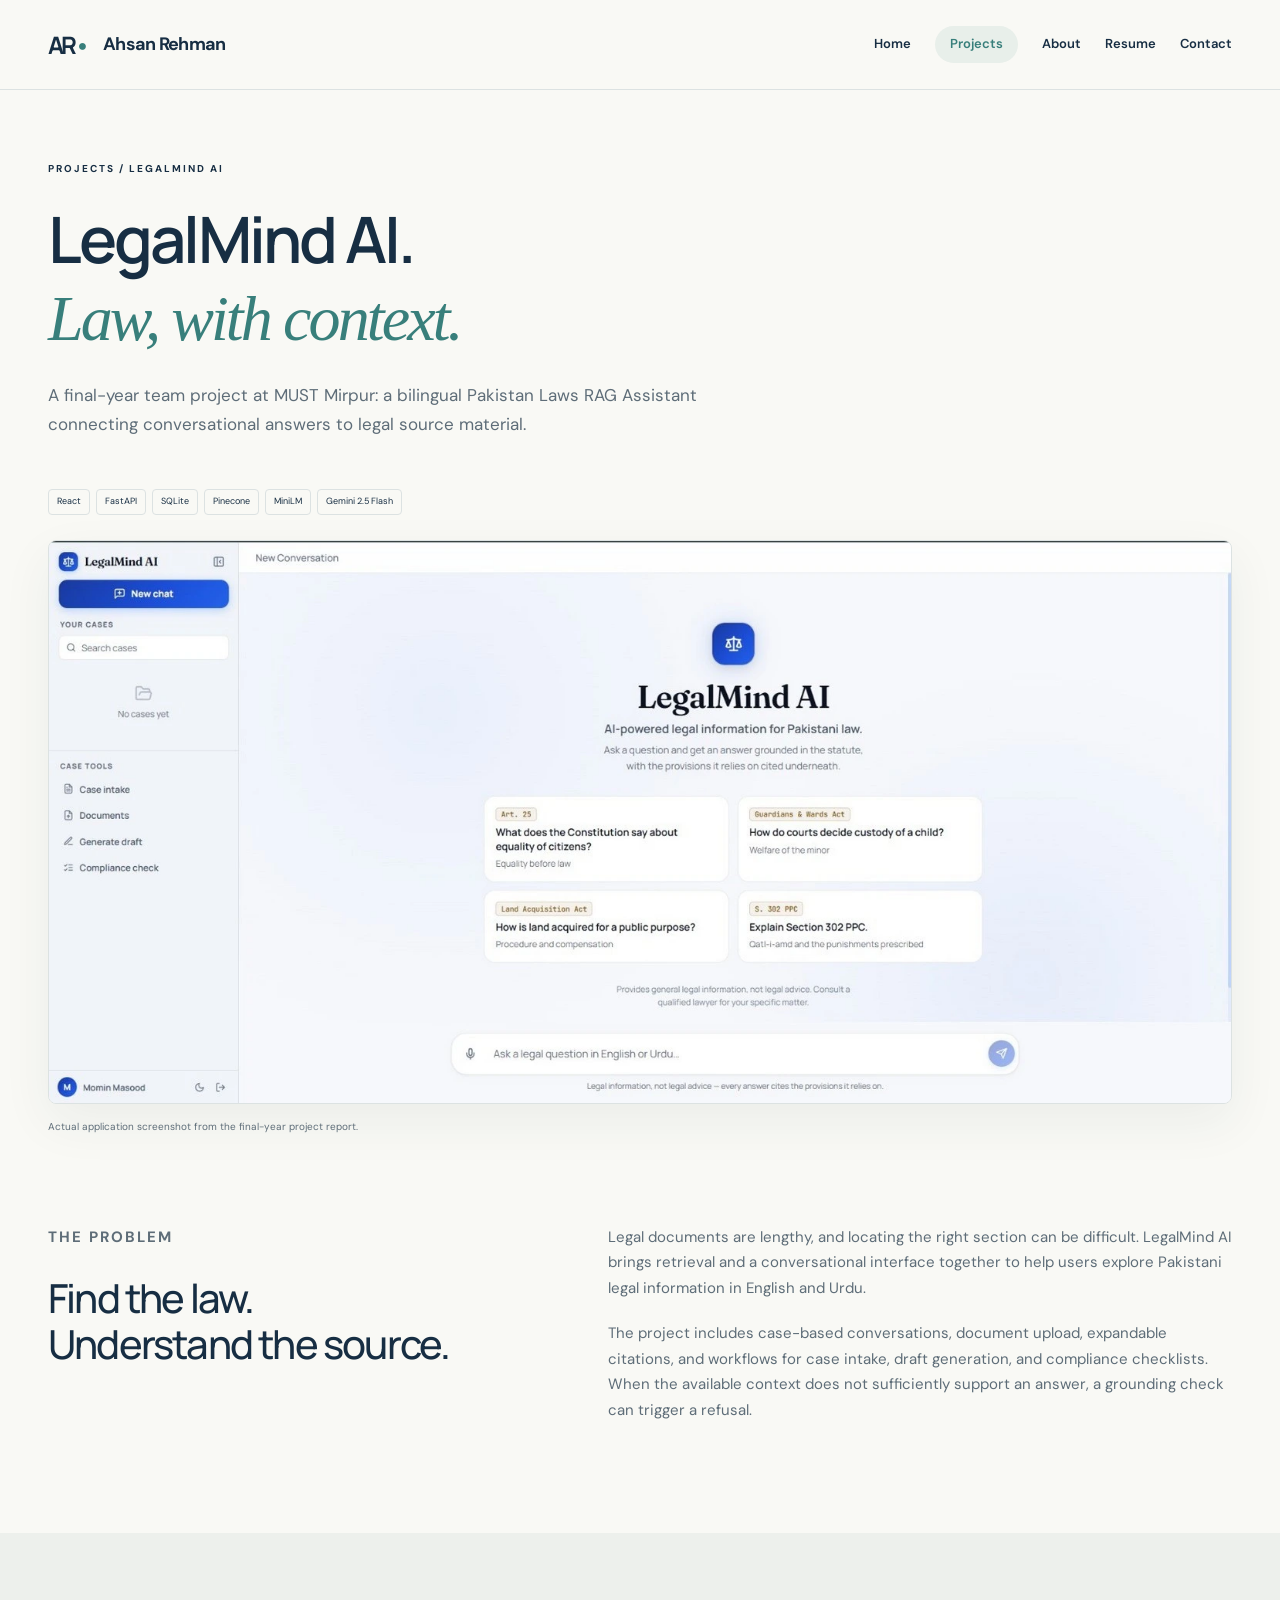
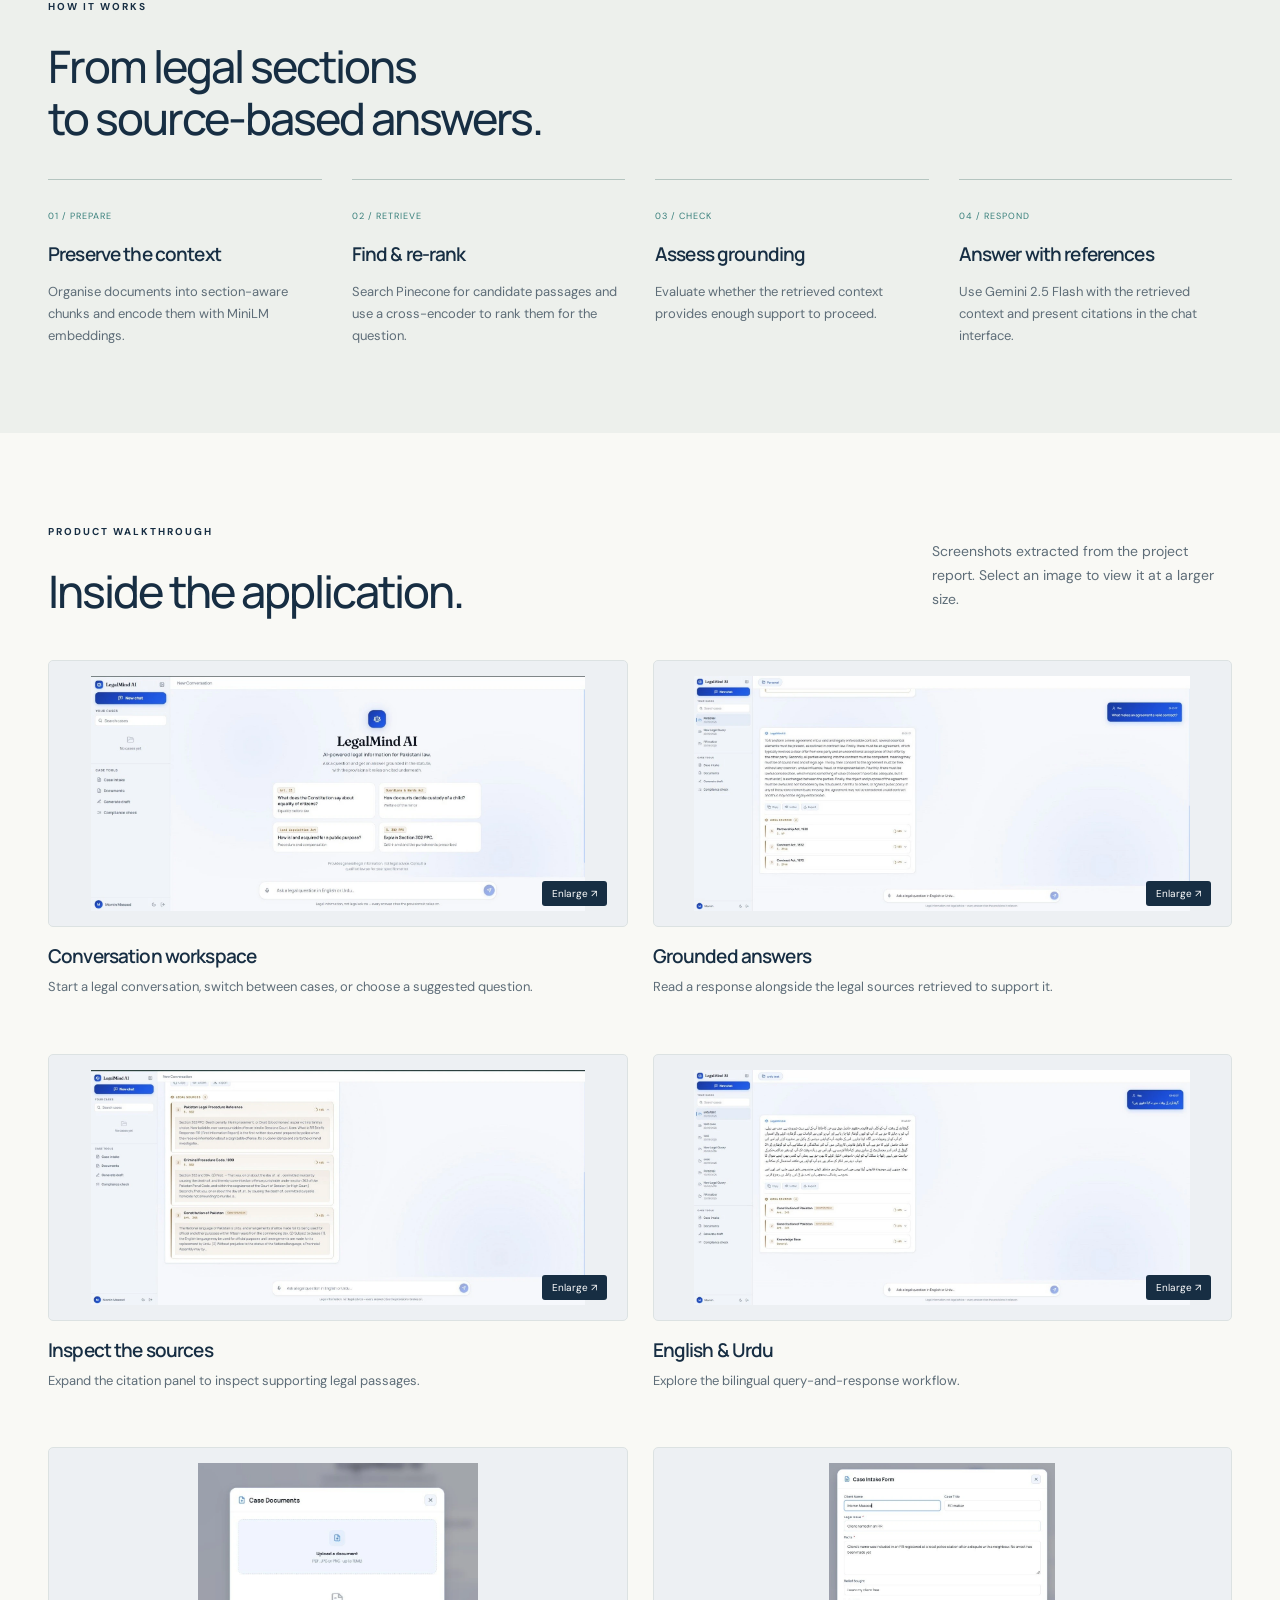
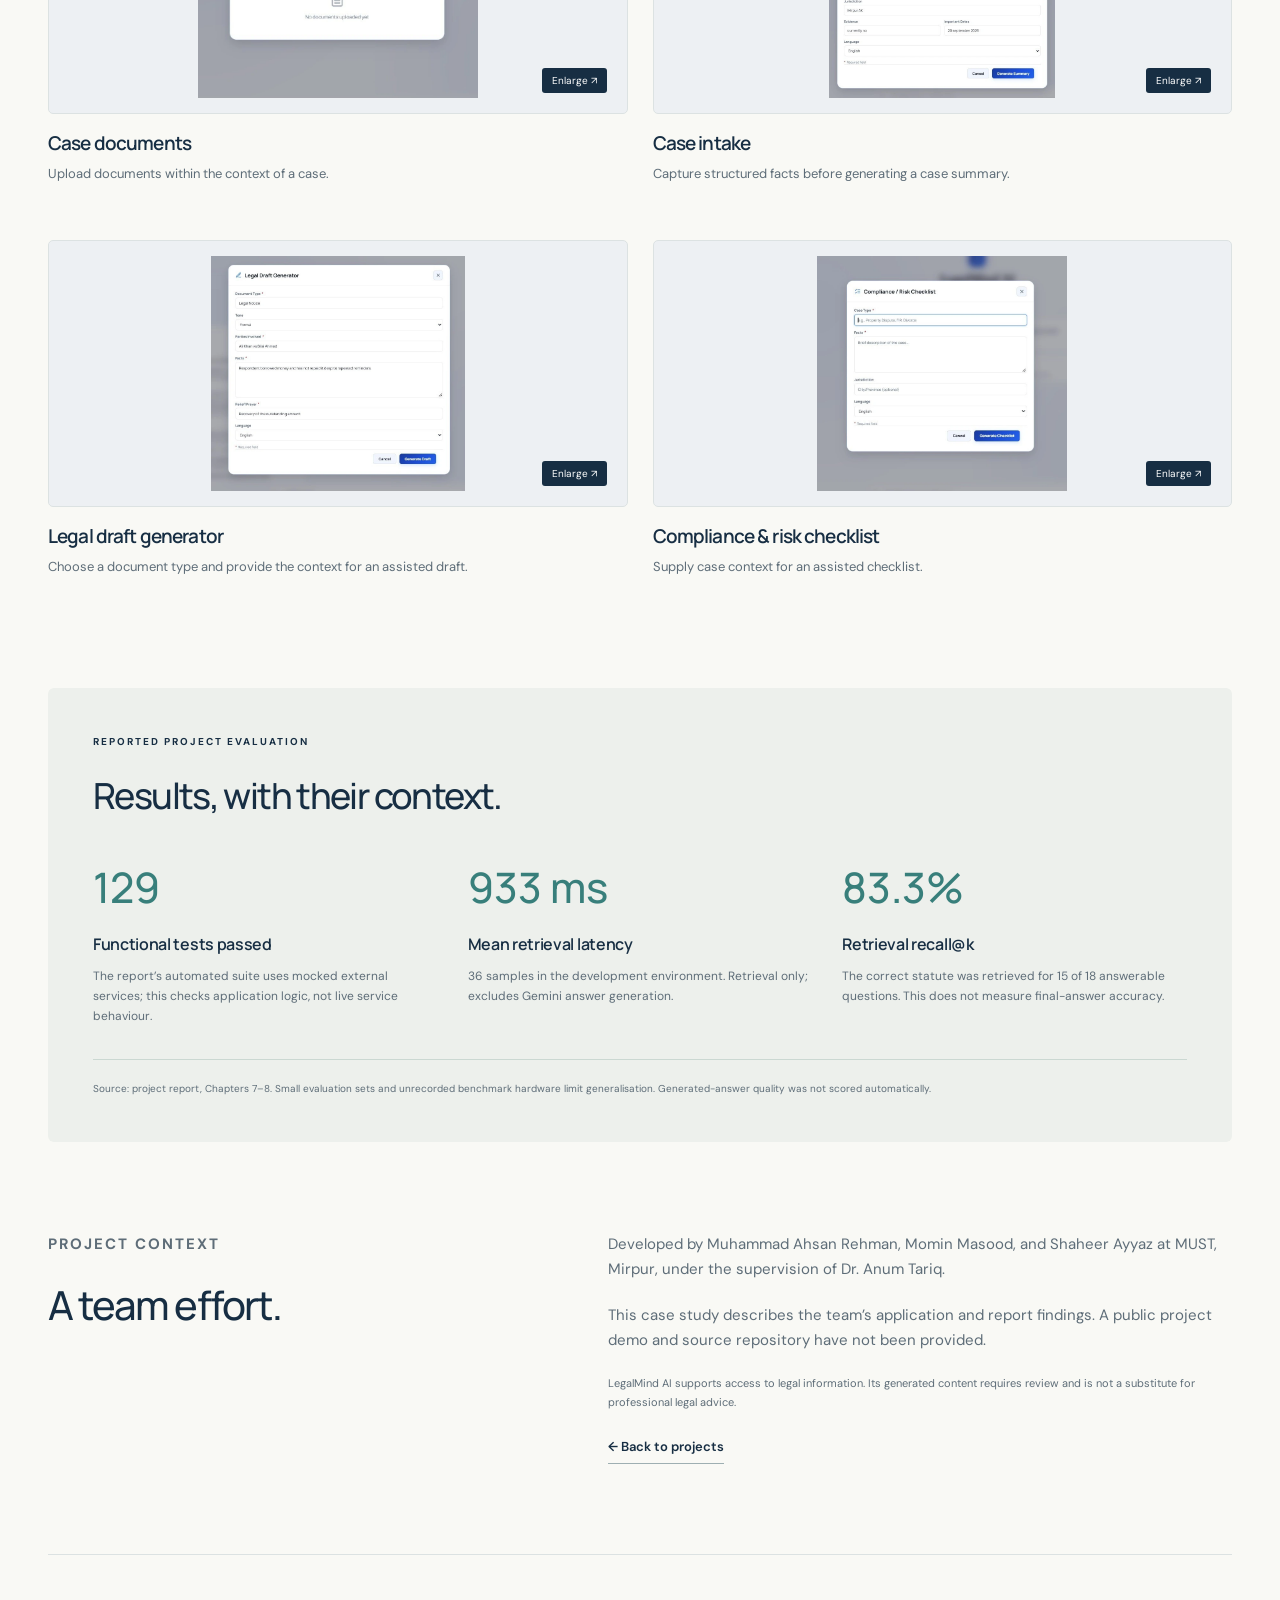
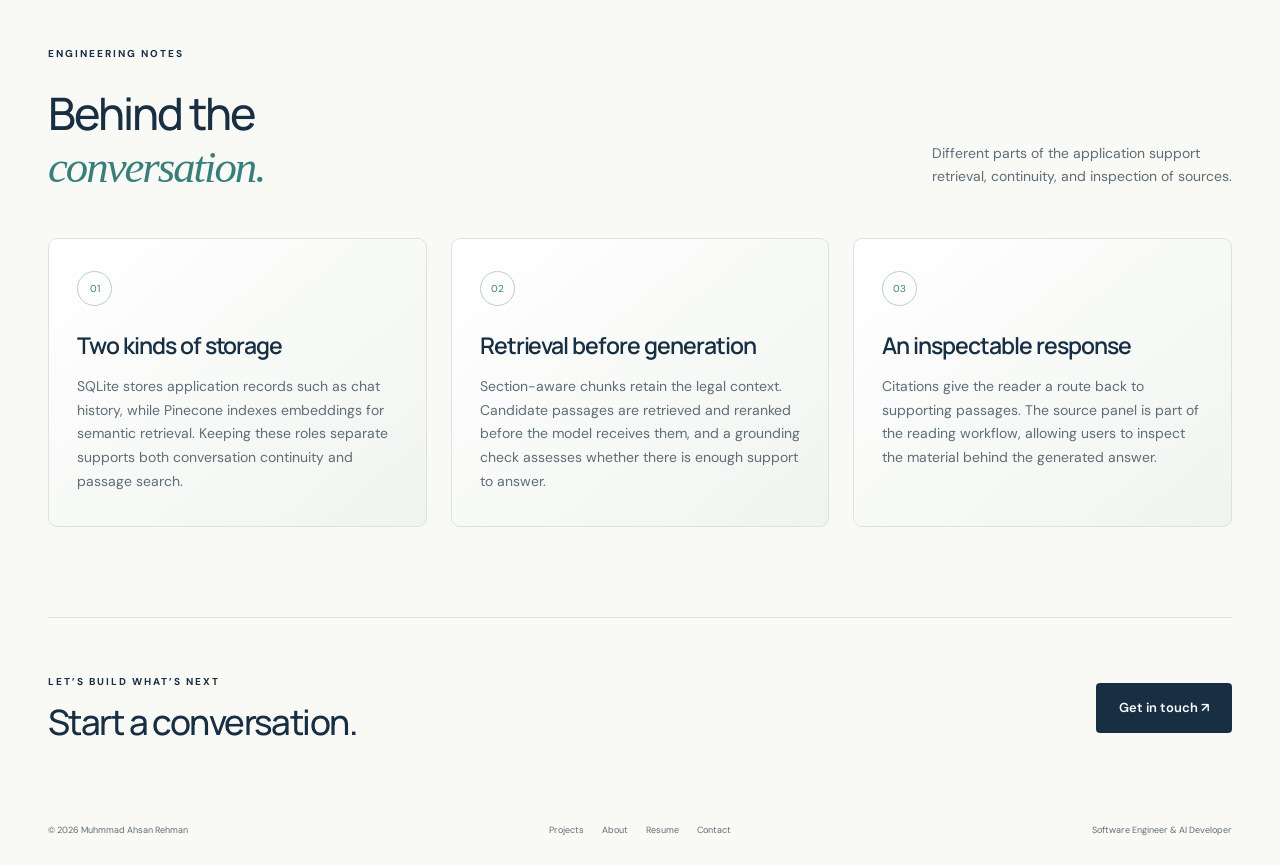
<file: legalmind.html>
<!doctype html><html lang="en"><head><meta charset="utf-8"><meta name="viewport" content="width=device-width,initial-scale=1"><meta name="description" content="Muhmmad Ahsan Rehman — Software Engineer and AI Developer. Explore LegalMind AI, technical interests, experience and postgraduate ambitions."><title>LegalMind AI | Muhmmad Ahsan Rehman</title><link rel="stylesheet" href="style.css"><link rel="icon" href="data:image/svg+xml,%3Csvg xmlns='http://www.w3.org/2000/svg' viewBox='0 0 50 50'%3E%3Crect width='50' height='50' rx='12' fill='%23152c42'/%3E%3Ctext x='25' y='33' text-anchor='middle' font-size='25' fill='white'%3EAR%3C/text%3E%3C/svg%3E"></head><body class="page-legalmind"><a class="skip" href="legalmind.html#main">Skip to content</a><header><a class="brand" href="index.html"><span class="monogram">AR<span>•</span></span><span>Ahsan Rehman</span></a><button class="menu" aria-label="Toggle navigation" aria-controls="main-nav" aria-expanded="false">☰</button><nav id="main-nav" aria-label="Main navigation"><a href="index.html">Home</a><a href="projects.html" aria-current="page">Projects</a><a href="about.html">About</a><a href="resume.html">Resume</a><a href="contact.html">Contact</a></nav></header><main id="main"><section class="wrap page-intro"><p class="eyebrow">PROJECTS / LEGALMIND AI</p><h1>LegalMind AI.<br><em>Law, with context.</em></h1><p class="page-lede">A final-year team project at MUST Mirpur: a bilingual Pakistan Laws RAG Assistant connecting conversational answers to legal source material.</p></section><section class="wrap case-hero"><div class="tags"><span>React</span><span>FastAPI</span><span>SQLite</span><span>Pinecone</span><span>MiniLM</span><span>Gemini 2.5 Flash</span></div><img src="assets/legalmind/home.webp" alt="Actual LegalMind AI conversation workspace from the project report" width="1531" height="728"><p class="image-caption">Actual application screenshot from the final-year project report.</p></section><section class="wrap case-overview section"><div><p class="eyebrow">THE PROBLEM</p><h2>Find the law.<br>Understand the source.</h2></div><div><p>Legal documents are lengthy, and locating the right section can be difficult. LegalMind AI brings retrieval and a conversational interface together to help users explore Pakistani legal information in English and Urdu.</p><p>The project includes case-based conversations, document upload, expandable citations, and workflows for case intake, draft generation, and compliance checklists. When the available context does not sufficiently support an answer, a grounding check can trigger a refusal.</p></div></section><section class="case-process"><div class="wrap"><p class="eyebrow">HOW IT WORKS</p><h2>From legal sections<br>to source-based answers.</h2><div class="process-grid"><article><span>01 / PREPARE</span><h3>Preserve the context</h3><p>Organise documents into section-aware chunks and encode them with MiniLM embeddings.</p></article><article><span>02 / RETRIEVE</span><h3>Find & re-rank</h3><p>Search Pinecone for candidate passages and use a cross-encoder to rank them for the question.</p></article><article><span>03 / CHECK</span><h3>Assess grounding</h3><p>Evaluate whether the retrieved context provides enough support to proceed.</p></article><article><span>04 / RESPOND</span><h3>Answer with references</h3><p>Use Gemini 2.5 Flash with the retrieved context and present citations in the chat interface.</p></article></div></div></section><section class="wrap section"><div class="section-top"><div><p class="eyebrow">PRODUCT WALKTHROUGH</p><h2>Inside the application.</h2></div><p class="section-note">Screenshots extracted from the project report. Select an image to view it at a larger size.</p></div><div class="screenshot-gallery"><figure class="gallery-item"><button class="screenshot-button" data-image="assets/legalmind/home.webp" data-caption="Conversation workspace" aria-label="Enlarge conversation workspace"><img loading="lazy" src="assets/legalmind/home.webp" alt="LegalMind AI: Conversation workspace" width="1530" height="728"><span>Enlarge ↗</span></button><figcaption><h3>Conversation workspace</h3><p>Start a legal conversation, switch between cases, or choose a suggested question.</p></figcaption></figure><figure class="gallery-item"><button class="screenshot-button" data-image="assets/legalmind/chat.webp" data-caption="Grounded answers" aria-label="Enlarge grounded answers"><img loading="lazy" src="assets/legalmind/chat.webp" alt="LegalMind AI: Grounded answers" width="1530" height="728"><span>Enlarge ↗</span></button><figcaption><h3>Grounded answers</h3><p>Read a response alongside the legal sources retrieved to support it.</p></figcaption></figure><figure class="gallery-item"><button class="screenshot-button" data-image="assets/legalmind/citations.webp" data-caption="Inspect the sources" aria-label="Enlarge inspect the sources"><img loading="lazy" src="assets/legalmind/citations.webp" alt="LegalMind AI: Inspect the sources" width="1530" height="728"><span>Enlarge ↗</span></button><figcaption><h3>Inspect the sources</h3><p>Expand the citation panel to inspect supporting legal passages.</p></figcaption></figure><figure class="gallery-item"><button class="screenshot-button" data-image="assets/legalmind/urdu.webp" data-caption="English & Urdu" aria-label="Enlarge english & urdu"><img loading="lazy" src="assets/legalmind/urdu.webp" alt="LegalMind AI: English & Urdu" width="1530" height="728"><span>Enlarge ↗</span></button><figcaption><h3>English & Urdu</h3><p>Explore the bilingual query-and-response workflow.</p></figcaption></figure><figure class="gallery-item"><button class="screenshot-button" data-image="assets/legalmind/upload.webp" data-caption="Case documents" aria-label="Enlarge case documents"><img loading="lazy" src="assets/legalmind/upload.webp" alt="LegalMind AI: Case documents" width="1530" height="728"><span>Enlarge ↗</span></button><figcaption><h3>Case documents</h3><p>Upload documents within the context of a case.</p></figcaption></figure><figure class="gallery-item"><button class="screenshot-button" data-image="assets/legalmind/intake.webp" data-caption="Case intake" aria-label="Enlarge case intake"><img loading="lazy" src="assets/legalmind/intake.webp" alt="LegalMind AI: Case intake" width="1530" height="728"><span>Enlarge ↗</span></button><figcaption><h3>Case intake</h3><p>Capture structured facts before generating a case summary.</p></figcaption></figure><figure class="gallery-item"><button class="screenshot-button" data-image="assets/legalmind/draft.webp" data-caption="Legal draft generator" aria-label="Enlarge legal draft generator"><img loading="lazy" src="assets/legalmind/draft.webp" alt="LegalMind AI: Legal draft generator" width="1530" height="728"><span>Enlarge ↗</span></button><figcaption><h3>Legal draft generator</h3><p>Choose a document type and provide the context for an assisted draft.</p></figcaption></figure><figure class="gallery-item"><button class="screenshot-button" data-image="assets/legalmind/checklist.webp" data-caption="Compliance & risk checklist" aria-label="Enlarge compliance & risk checklist"><img loading="lazy" src="assets/legalmind/checklist.webp" alt="LegalMind AI: Compliance & risk checklist" width="1530" height="728"><span>Enlarge ↗</span></button><figcaption><h3>Compliance & risk checklist</h3><p>Supply case context for an assisted checklist.</p></figcaption></figure></div></section><section class="wrap evaluation"><p class="eyebrow">REPORTED PROJECT EVALUATION</p><h2>Results, with their context.</h2><div class="results-grid"><article><strong>129</strong><h3>Functional tests passed</h3><p>The report’s automated suite uses mocked external services; this checks application logic, not live service behaviour.</p></article><article><strong>933 ms</strong><h3>Mean retrieval latency</h3><p>36 samples in the development environment. Retrieval only; excludes Gemini answer generation.</p></article><article><strong>83.3%</strong><h3>Retrieval recall@k</h3><p>The correct statute was retrieved for 15 of 18 answerable questions. This does not measure final-answer accuracy.</p></article></div><p class="evaluation-note">Source: project report, Chapters 7–8. Small evaluation sets and unrecorded benchmark hardware limit generalisation. Generated-answer quality was not scored automatically.</p></section><section class="wrap case-overview section"><div><p class="eyebrow">PROJECT CONTEXT</p><h2>A team effort.</h2></div><div><p>Developed by Muhammad Ahsan Rehman, Momin Masood, and Shaheer Ayyaz at MUST, Mirpur, under the supervision of Dr. Anum Tariq.</p><p>This case study describes the team’s application and report findings. A public project demo and source repository have not been provided.</p><p class="resume-note">LegalMind AI supports access to legal information. Its generated content requires review and is not a substitute for professional legal advice.</p><a class="text-link" href="projects.html">← Back to projects</a></div></section><dialog id="image-viewer"><div class="dialog-head"><span id="image-caption"></span><button id="close-image" aria-label="Close image">✕</button></div><img id="expanded-image" alt=""></dialog><section class="wrap section detail-section"><div class="section-top"><div><p class="eyebrow">ENGINEERING NOTES</p><h2>Behind the<br><em>conversation.</em></h2></div><p class="section-note">Different parts of the application support retrieval, continuity, and inspection of sources.</p></div><div class="detail-grid"><article class="detail-card"><span class="detail-index">01</span><h3>Two kinds of storage</h3><p>SQLite stores application records such as chat history, while Pinecone indexes embeddings for semantic retrieval. Keeping these roles separate supports both conversation continuity and passage search.</p></article><article class="detail-card"><span class="detail-index">02</span><h3>Retrieval before generation</h3><p>Section-aware chunks retain the legal context. Candidate passages are retrieved and reranked before the model receives them, and a grounding check assesses whether there is enough support to answer.</p></article><article class="detail-card"><span class="detail-index">03</span><h3>An inspectable response</h3><p>Citations give the reader a route back to supporting passages. The source panel is part of the reading workflow, allowing users to inspect the material behind the generated answer.</p></article></div></section><section class="small-cta wrap"><div><p class="eyebrow">LET’S BUILD WHAT’S NEXT</p><h2>Start a conversation.</h2></div><a class="button primary" href="contact.html">Get in touch ↗</a></section></main><footer class="wrap"><a href="index.html">© 2026 Muhmmad Ahsan Rehman</a><div class="footer-pages"><a href="projects.html">Projects</a><a href="about.html">About</a><a href="resume.html">Resume</a><a href="contact.html">Contact</a></div><span>Software Engineer & AI Developer</span></footer><script src="app.js"></script></body></html>
</file>
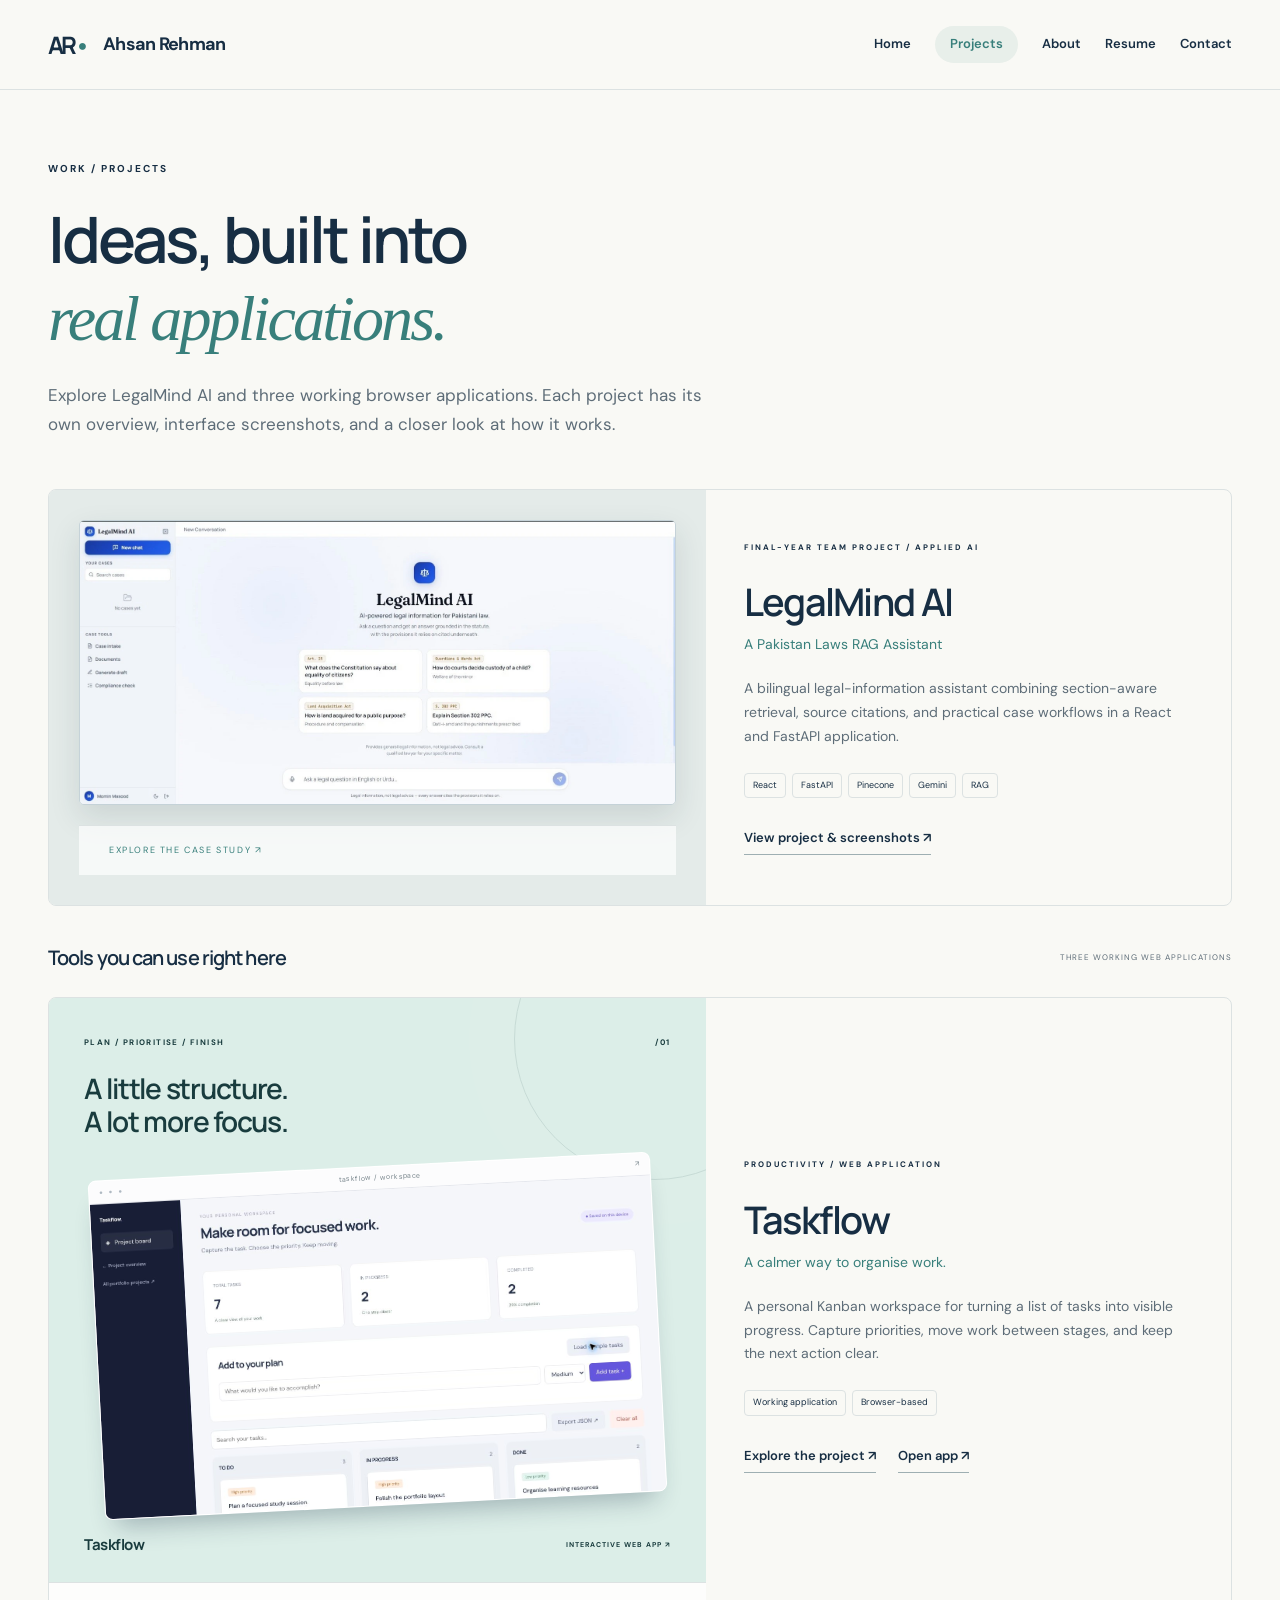
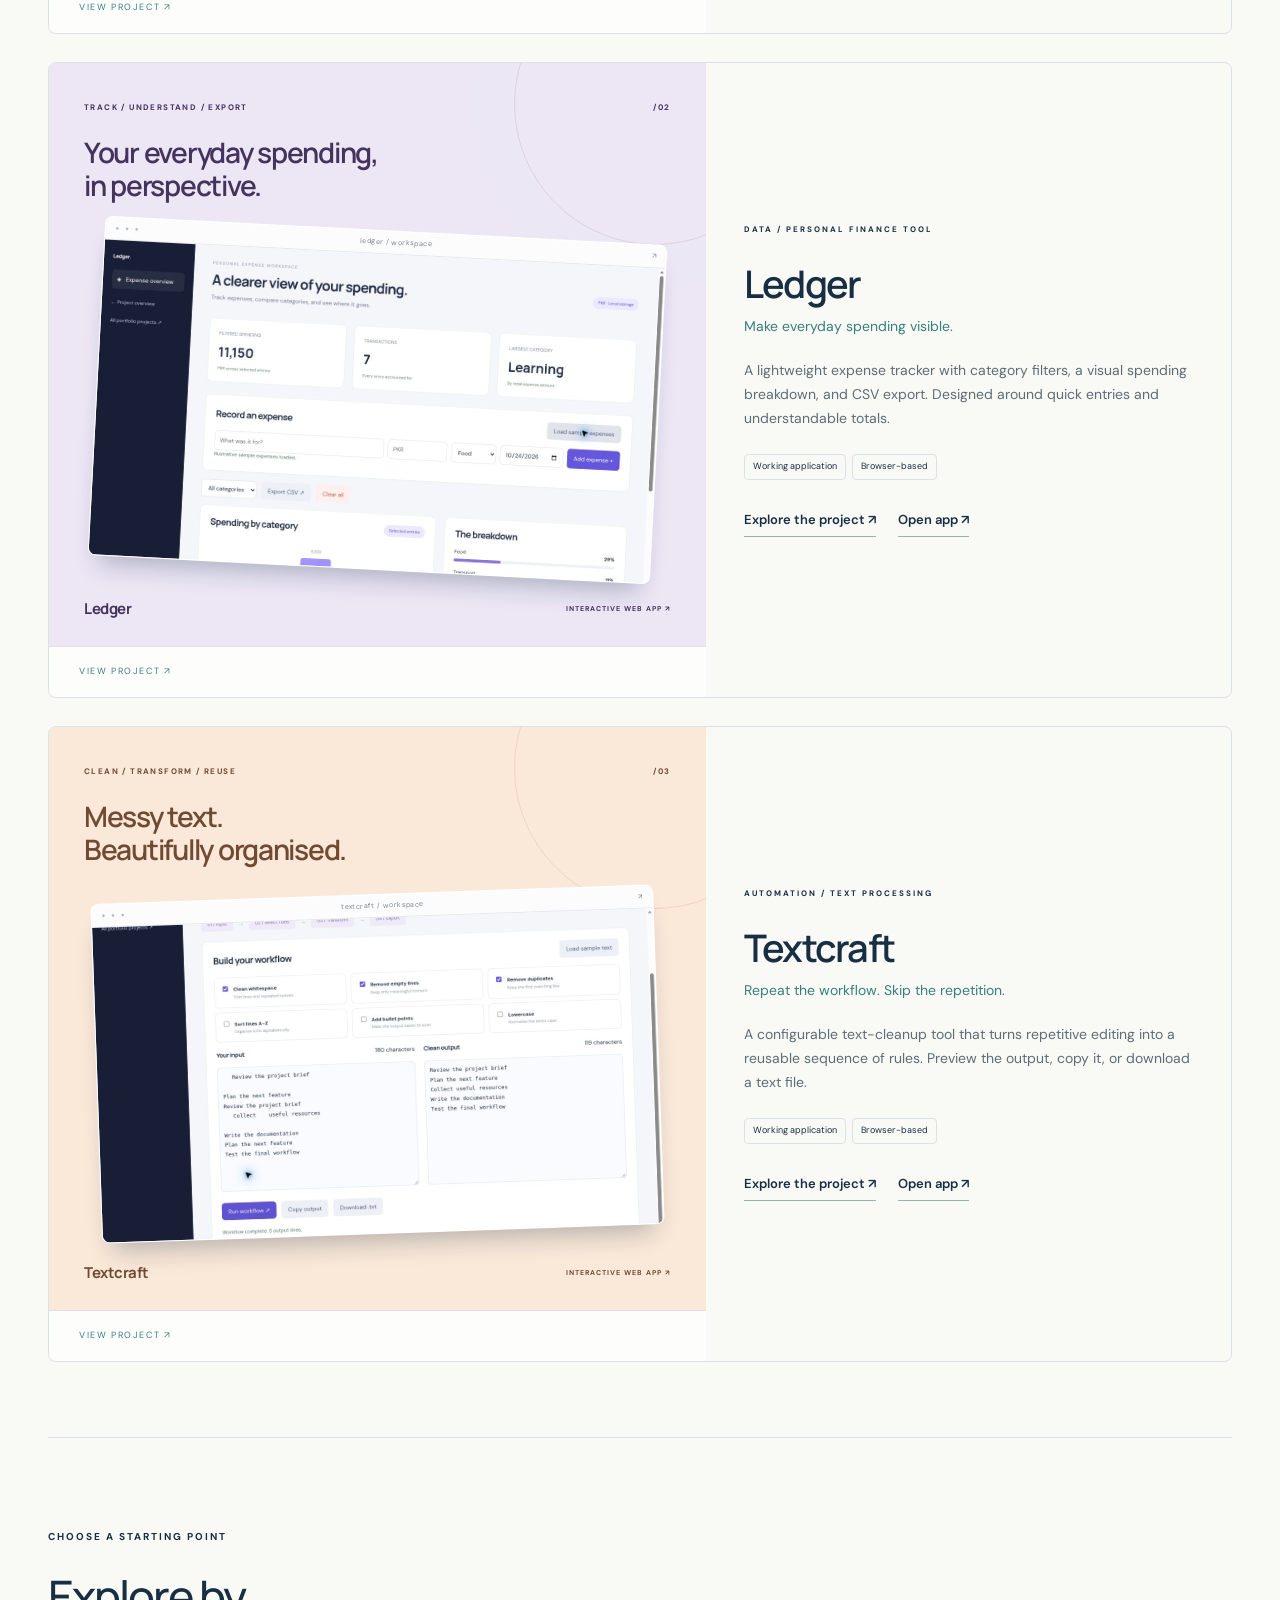
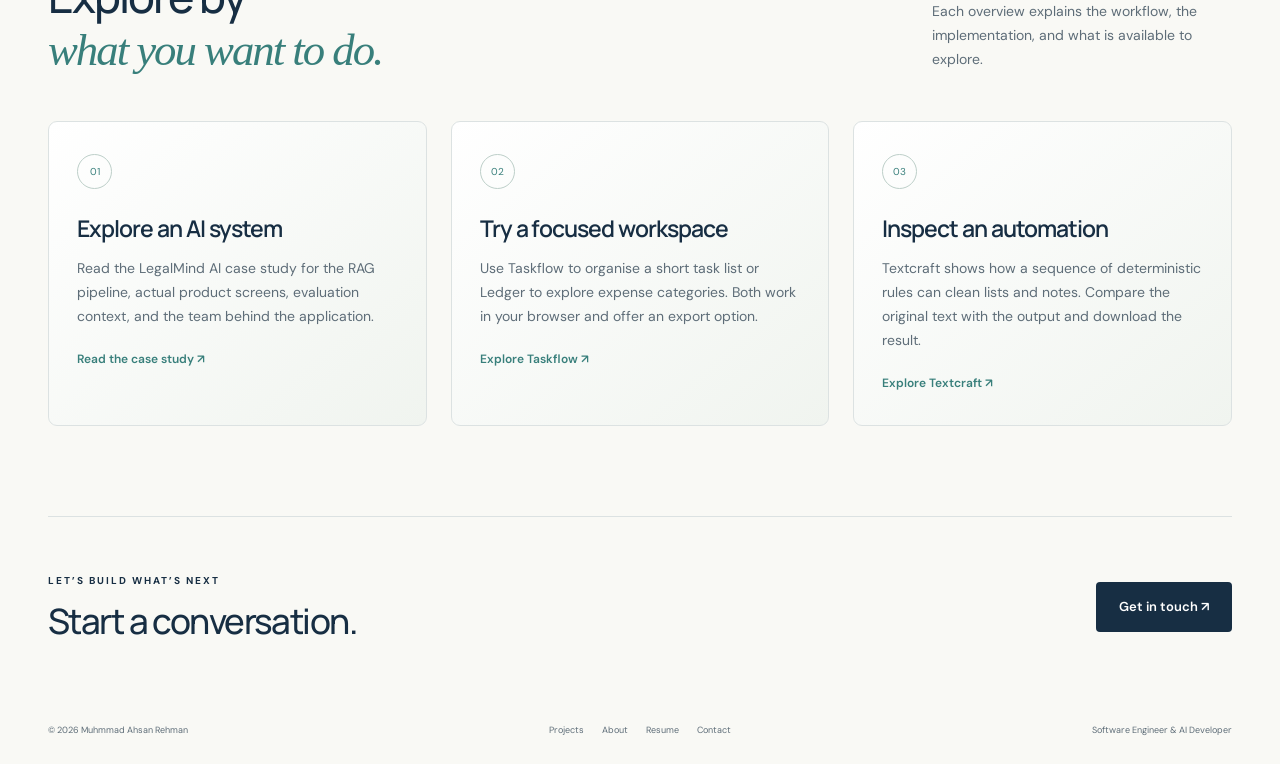
<file: projects.html>
<!doctype html><html lang="en"><head><meta charset="utf-8"><meta name="viewport" content="width=device-width,initial-scale=1"><meta name="description" content="Muhmmad Ahsan Rehman — Software Engineer and AI Developer. Explore LegalMind AI, technical interests, experience and postgraduate ambitions."><title>Projects | Muhmmad Ahsan Rehman</title><link rel="stylesheet" href="style.css"><link rel="icon" href="data:image/svg+xml,%3Csvg xmlns='http://www.w3.org/2000/svg' viewBox='0 0 50 50'%3E%3Crect width='50' height='50' rx='12' fill='%23152c42'/%3E%3Ctext x='25' y='33' text-anchor='middle' font-size='25' fill='white'%3EAR%3C/text%3E%3C/svg%3E"></head><body class="page-projects"><a class="skip" href="projects.html#main">Skip to content</a><header><a class="brand" href="index.html"><span class="monogram">AR<span>•</span></span><span>Ahsan Rehman</span></a><button class="menu" aria-label="Toggle navigation" aria-controls="main-nav" aria-expanded="false">☰</button><nav id="main-nav" aria-label="Main navigation"><a href="index.html">Home</a><a href="projects.html" aria-current="page">Projects</a><a href="about.html">About</a><a href="resume.html">Resume</a><a href="contact.html">Contact</a></nav></header><main id="main"><section class="wrap page-intro"><p class="eyebrow">WORK / PROJECTS</p><h1>Ideas, built into<br><em>real applications.</em></h1><p class="page-lede">Explore LegalMind AI and three working browser applications. Each project has its own overview, interface screenshots, and a closer look at how it works.</p></section><section class="wrap projects-body"><article class="featured real-project"><a class="project-image" href="legalmind.html" aria-label="Explore LegalMind AI"><img src="assets/legalmind/home.webp" alt="LegalMind AI home screen with conversation sidebar and suggested legal questions" width="1531" height="728"><span>EXPLORE THE CASE STUDY ↗</span></a><div class="project-copy"><p class="eyebrow">FINAL-YEAR TEAM PROJECT / APPLIED AI</p><h3>LegalMind AI</h3><p class="project-sub">A Pakistan Laws RAG Assistant</p><p>A bilingual legal-information assistant combining section-aware retrieval, source citations, and practical case workflows in a React and FastAPI application.</p><div class="tags"><span>React</span><span>FastAPI</span><span>Pinecone</span><span>Gemini</span><span>RAG</span></div><a class="text-link" href="legalmind.html">View project & screenshots ↗</a></div></article><div class="ideas-head"><h3>Tools you can use right here</h3><span>THREE WORKING WEB APPLICATIONS</span></div><article class="featured real-project extra-project"><a class="project-image" href="taskflow.html"><div class="project-visual visual-taskflow"><div class="visual-label"><span>PLAN / PRIORITISE / FINISH</span><span>/01</span></div><h3 class="visual-title">A little structure.<br>A lot more focus.</h3><div class="visual-window"><div class="window-bar"><span>● ● ●</span><span>taskflow / workspace</span><span>↗</span></div><img loading="lazy" src="assets/taskflow.jpg" alt="Taskflow working application screenshot with illustrative sample content"></div><div class="visual-bottom"><span>Taskflow</span><span>INTERACTIVE WEB APP ↗</span></div></div><span>VIEW PROJECT ↗</span></a><div class="project-copy"><p class="eyebrow">PRODUCTIVITY / WEB APPLICATION</p><h3>Taskflow</h3><p class="project-sub">A calmer way to organise work.</p><p>A personal Kanban workspace for turning a list of tasks into visible progress. Capture priorities, move work between stages, and keep the next action clear.</p><div class="tags"><span>Working application</span><span>Browser-based</span></div><a class="text-link" href="taskflow.html">Explore the project ↗</a><a class="text-link spaced" href="apps/taskflow.html">Open app ↗</a></div></article><article class="featured real-project extra-project"><a class="project-image" href="ledger.html"><div class="project-visual visual-ledger"><div class="visual-label"><span>TRACK / UNDERSTAND / EXPORT</span><span>/02</span></div><h3 class="visual-title">Your everyday spending,<br>in perspective.</h3><div class="visual-window"><div class="window-bar"><span>● ● ●</span><span>ledger / workspace</span><span>↗</span></div><img loading="lazy" src="assets/ledger.jpg" alt="Ledger working application screenshot with illustrative sample content"></div><div class="visual-bottom"><span>Ledger</span><span>INTERACTIVE WEB APP ↗</span></div></div><span>VIEW PROJECT ↗</span></a><div class="project-copy"><p class="eyebrow">DATA / PERSONAL FINANCE TOOL</p><h3>Ledger</h3><p class="project-sub">Make everyday spending visible.</p><p>A lightweight expense tracker with category filters, a visual spending breakdown, and CSV export. Designed around quick entries and understandable totals.</p><div class="tags"><span>Working application</span><span>Browser-based</span></div><a class="text-link" href="ledger.html">Explore the project ↗</a><a class="text-link spaced" href="apps/ledger.html">Open app ↗</a></div></article><article class="featured real-project extra-project"><a class="project-image" href="textcraft.html"><div class="project-visual visual-textcraft"><div class="visual-label"><span>CLEAN / TRANSFORM / REUSE</span><span>/03</span></div><h3 class="visual-title">Messy text.<br>Beautifully organised.</h3><div class="visual-window"><div class="window-bar"><span>● ● ●</span><span>textcraft / workspace</span><span>↗</span></div><img loading="lazy" src="assets/textcraft.jpg" alt="Textcraft working application screenshot with illustrative sample content"></div><div class="visual-bottom"><span>Textcraft</span><span>INTERACTIVE WEB APP ↗</span></div></div><span>VIEW PROJECT ↗</span></a><div class="project-copy"><p class="eyebrow">AUTOMATION / TEXT PROCESSING</p><h3>Textcraft</h3><p class="project-sub">Repeat the workflow. Skip the repetition.</p><p>A configurable text-cleanup tool that turns repetitive editing into a reusable sequence of rules. Preview the output, copy it, or download a text file.</p><div class="tags"><span>Working application</span><span>Browser-based</span></div><a class="text-link" href="textcraft.html">Explore the project ↗</a><a class="text-link spaced" href="apps/textcraft.html">Open app ↗</a></div></article></section><section class="wrap section detail-section"><div class="section-top"><div><p class="eyebrow">CHOOSE A STARTING POINT</p><h2>Explore by<br><em>what you want to do.</em></h2></div><p class="section-note">Each overview explains the workflow, the implementation, and what is available to explore.</p></div><div class="detail-grid"><article class="detail-card"><span class="detail-index">01</span><h3>Explore an AI system</h3><p>Read the LegalMind AI case study for the RAG pipeline, actual product screens, evaluation context, and the team behind the application. <a href="legalmind.html">Read the case study ↗</a></p></article><article class="detail-card"><span class="detail-index">02</span><h3>Try a focused workspace</h3><p>Use Taskflow to organise a short task list or Ledger to explore expense categories. Both work in your browser and offer an export option. <a href="taskflow.html">Explore Taskflow ↗</a></p></article><article class="detail-card"><span class="detail-index">03</span><h3>Inspect an automation</h3><p>Textcraft shows how a sequence of deterministic rules can clean lists and notes. Compare the original text with the output and download the result. <a href="textcraft.html">Explore Textcraft ↗</a></p></article></div></section><section class="small-cta wrap"><div><p class="eyebrow">LET’S BUILD WHAT’S NEXT</p><h2>Start a conversation.</h2></div><a class="button primary" href="contact.html">Get in touch ↗</a></section></main><footer class="wrap"><a href="index.html">© 2026 Muhmmad Ahsan Rehman</a><div class="footer-pages"><a href="projects.html">Projects</a><a href="about.html">About</a><a href="resume.html">Resume</a><a href="contact.html">Contact</a></div><span>Software Engineer & AI Developer</span></footer><script src="app.js"></script></body></html>
</file>
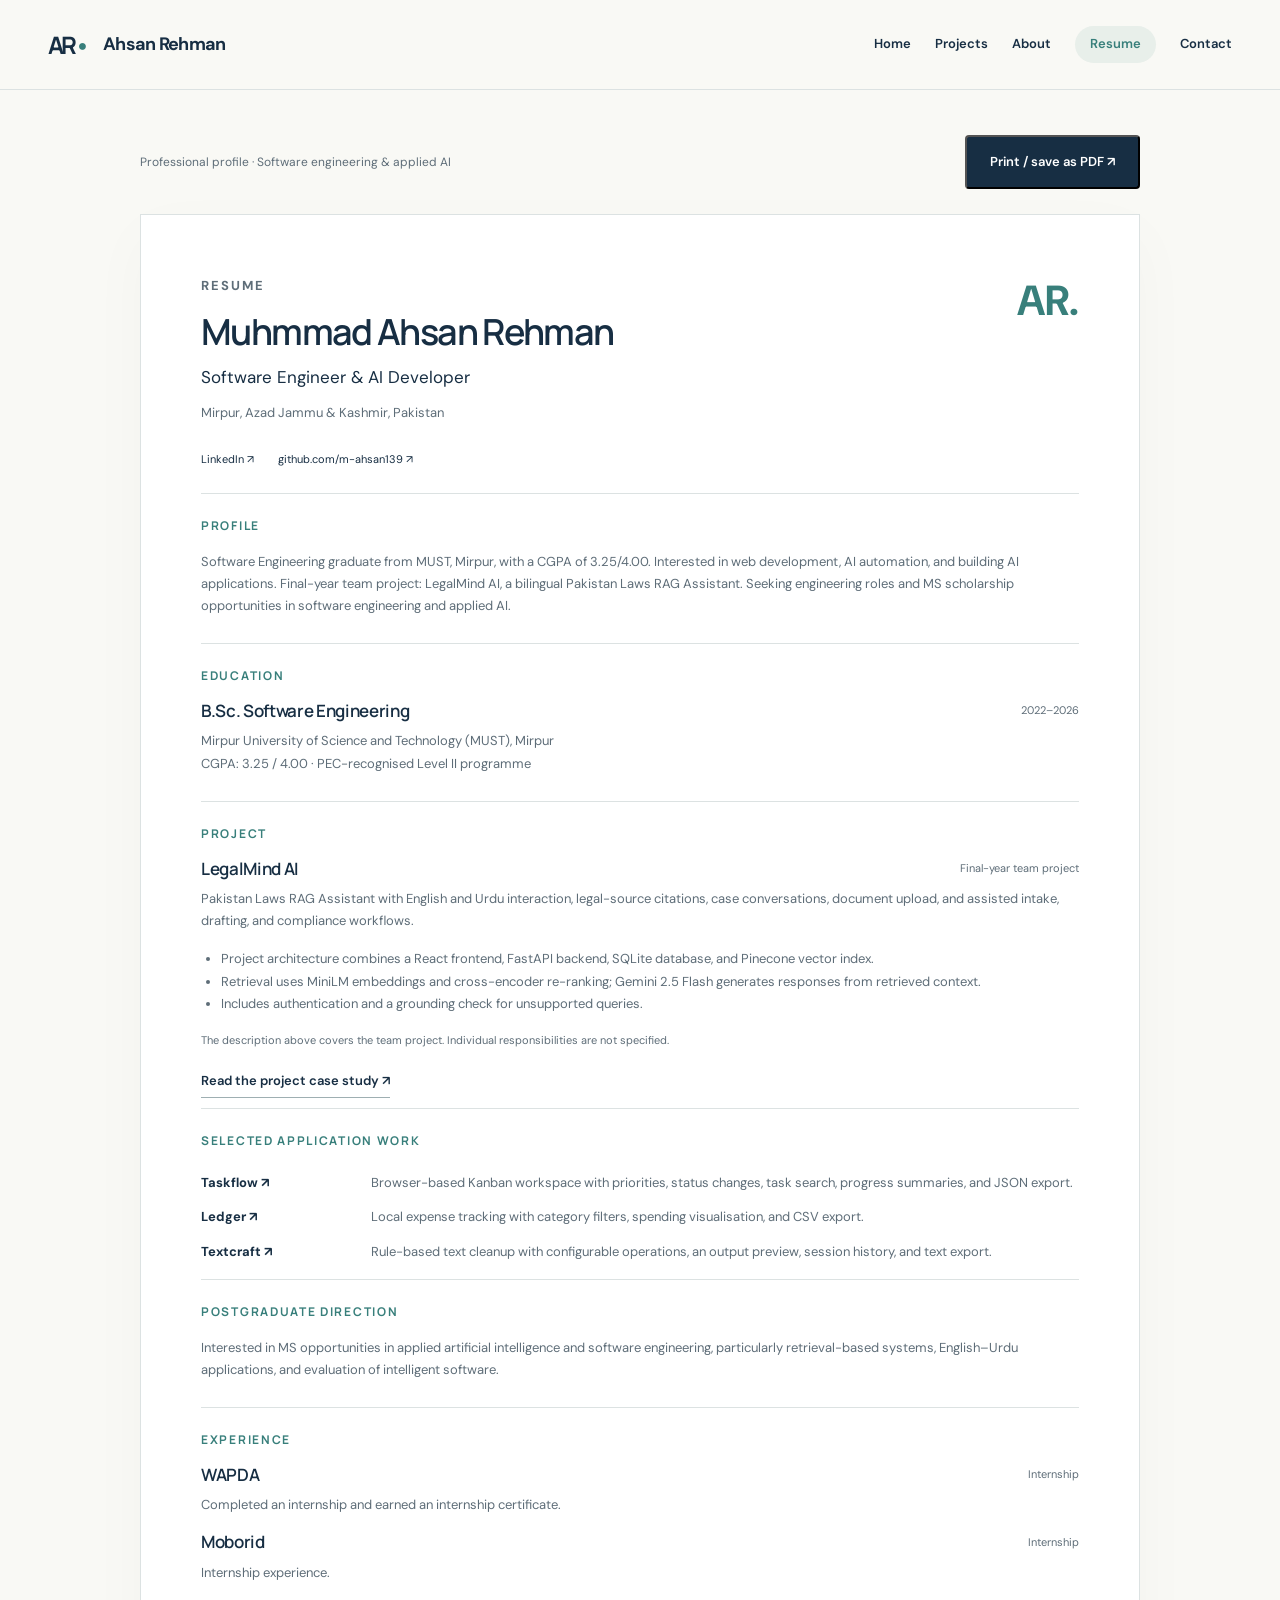
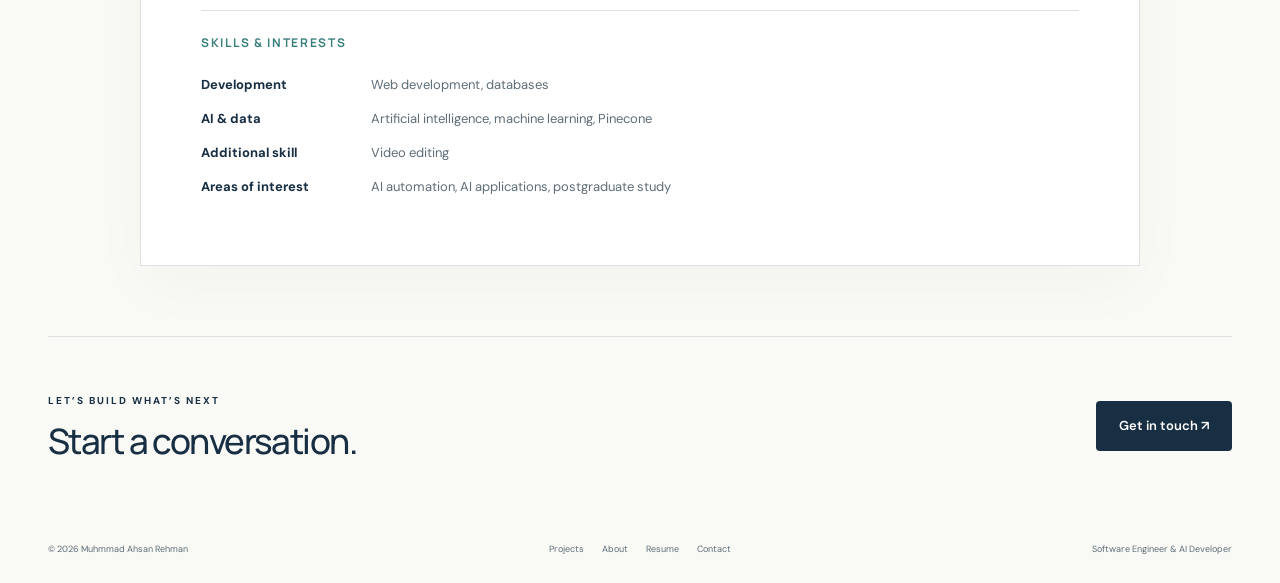
<file: resume.html>
<!doctype html><html lang="en"><head><meta charset="utf-8"><meta name="viewport" content="width=device-width,initial-scale=1"><meta name="description" content="Muhmmad Ahsan Rehman — Software Engineer and AI Developer. Explore LegalMind AI, technical interests, experience and postgraduate ambitions."><title>Resume | Muhmmad Ahsan Rehman</title><link rel="stylesheet" href="style.css"><link rel="icon" href="data:image/svg+xml,%3Csvg xmlns='http://www.w3.org/2000/svg' viewBox='0 0 50 50'%3E%3Crect width='50' height='50' rx='12' fill='%23152c42'/%3E%3Ctext x='25' y='33' text-anchor='middle' font-size='25' fill='white'%3EAR%3C/text%3E%3C/svg%3E"></head><body class="page-resume"><a class="skip" href="resume.html#main">Skip to content</a><header><a class="brand" href="index.html"><span class="monogram">AR<span>•</span></span><span>Ahsan Rehman</span></a><button class="menu" aria-label="Toggle navigation" aria-controls="main-nav" aria-expanded="false">☰</button><nav id="main-nav" aria-label="Main navigation"><a href="index.html">Home</a><a href="projects.html">Projects</a><a href="about.html">About</a><a href="resume.html" aria-current="page">Resume</a><a href="contact.html">Contact</a></nav></header><main id="main"><section class="wrap resume-wrap"><div class="resume-actions"><p>Professional profile · Software engineering & applied AI</p><button class="button primary" id="print-resume">Print / save as PDF ↗</button></div><article class="resume-sheet"><div class="resume-heading"><div><p class="eyebrow">RESUME</p><h1>Muhmmad Ahsan Rehman</h1><p class="resume-role">Software Engineer & AI Developer</p><p>Mirpur, Azad Jammu & Kashmir, Pakistan</p></div><span class="resume-monogram">AR.</span></div><div class="resume-links"><a href="https://www.linkedin.com/in/muhammad-ahsan-a28b18326" target="_blank" rel="noopener">LinkedIn ↗</a><a href="https://github.com/m-ahsan139" target="_blank" rel="noopener">github.com/m-ahsan139 ↗</a></div><section><h2>Profile</h2><p>Software Engineering graduate from MUST, Mirpur, with a CGPA of 3.25/4.00. Interested in web development, AI automation, and building AI applications. Final-year team project: LegalMind AI, a bilingual Pakistan Laws RAG Assistant. Seeking engineering roles and MS scholarship opportunities in software engineering and applied AI.</p></section><section><h2>Education</h2><div class="resume-line"><h3>B.Sc. Software Engineering</h3><span>2022–2026</span></div><p>Mirpur University of Science and Technology (MUST), Mirpur<br>CGPA: 3.25 / 4.00 · PEC-recognised Level II programme</p></section><section><h2>Project</h2><div class="resume-line"><h3>LegalMind AI</h3><span>Final-year team project</span></div><p>Pakistan Laws RAG Assistant with English and Urdu interaction, legal-source citations, case conversations, document upload, and assisted intake, drafting, and compliance workflows.</p><ul><li>Project architecture combines a React frontend, FastAPI backend, SQLite database, and Pinecone vector index.</li><li>Retrieval uses MiniLM embeddings and cross-encoder re-ranking; Gemini 2.5 Flash generates responses from retrieved context.</li><li>Includes authentication and a grounding check for unsupported queries.</li></ul><p class="resume-note">The description above covers the team project. Individual responsibilities are not specified.</p><a class="text-link" href="legalmind.html">Read the project case study ↗</a></section><section><h2>Selected application work</h2><div class="resume-skills"><div><b><a href="taskflow.html">Taskflow ↗</a></b><span>Browser-based Kanban workspace with priorities, status changes, task search, progress summaries, and JSON export.</span></div><div><b><a href="ledger.html">Ledger ↗</a></b><span>Local expense tracking with category filters, spending visualisation, and CSV export.</span></div><div><b><a href="textcraft.html">Textcraft ↗</a></b><span>Rule-based text cleanup with configurable operations, an output preview, session history, and text export.</span></div></div></section><section><h2>Postgraduate direction</h2><p>Interested in MS opportunities in applied artificial intelligence and software engineering, particularly retrieval-based systems, English–Urdu applications, and evaluation of intelligent software.</p></section><section><h2>Experience</h2><div class="resume-line"><h3>WAPDA</h3><span>Internship</span></div><p>Completed an internship and earned an internship certificate.</p><div class="resume-line"><h3>Moborid</h3><span>Internship</span></div><p>Internship experience.</p></section><section><h2>Skills & interests</h2><div class="resume-skills"><div><b>Development</b><span>Web development, databases</span></div><div><b>AI & data</b><span>Artificial intelligence, machine learning, Pinecone</span></div><div><b>Additional skill</b><span>Video editing</span></div><div><b>Areas of interest</b><span>AI automation, AI applications, postgraduate study</span></div></div></section></article></section><section class="small-cta wrap"><div><p class="eyebrow">LET’S BUILD WHAT’S NEXT</p><h2>Start a conversation.</h2></div><a class="button primary" href="contact.html">Get in touch ↗</a></section></main><footer class="wrap"><a href="index.html">© 2026 Muhmmad Ahsan Rehman</a><div class="footer-pages"><a href="projects.html">Projects</a><a href="about.html">About</a><a href="resume.html">Resume</a><a href="contact.html">Contact</a></div><span>Software Engineer & AI Developer</span></footer><script src="app.js"></script></body></html>
</file>
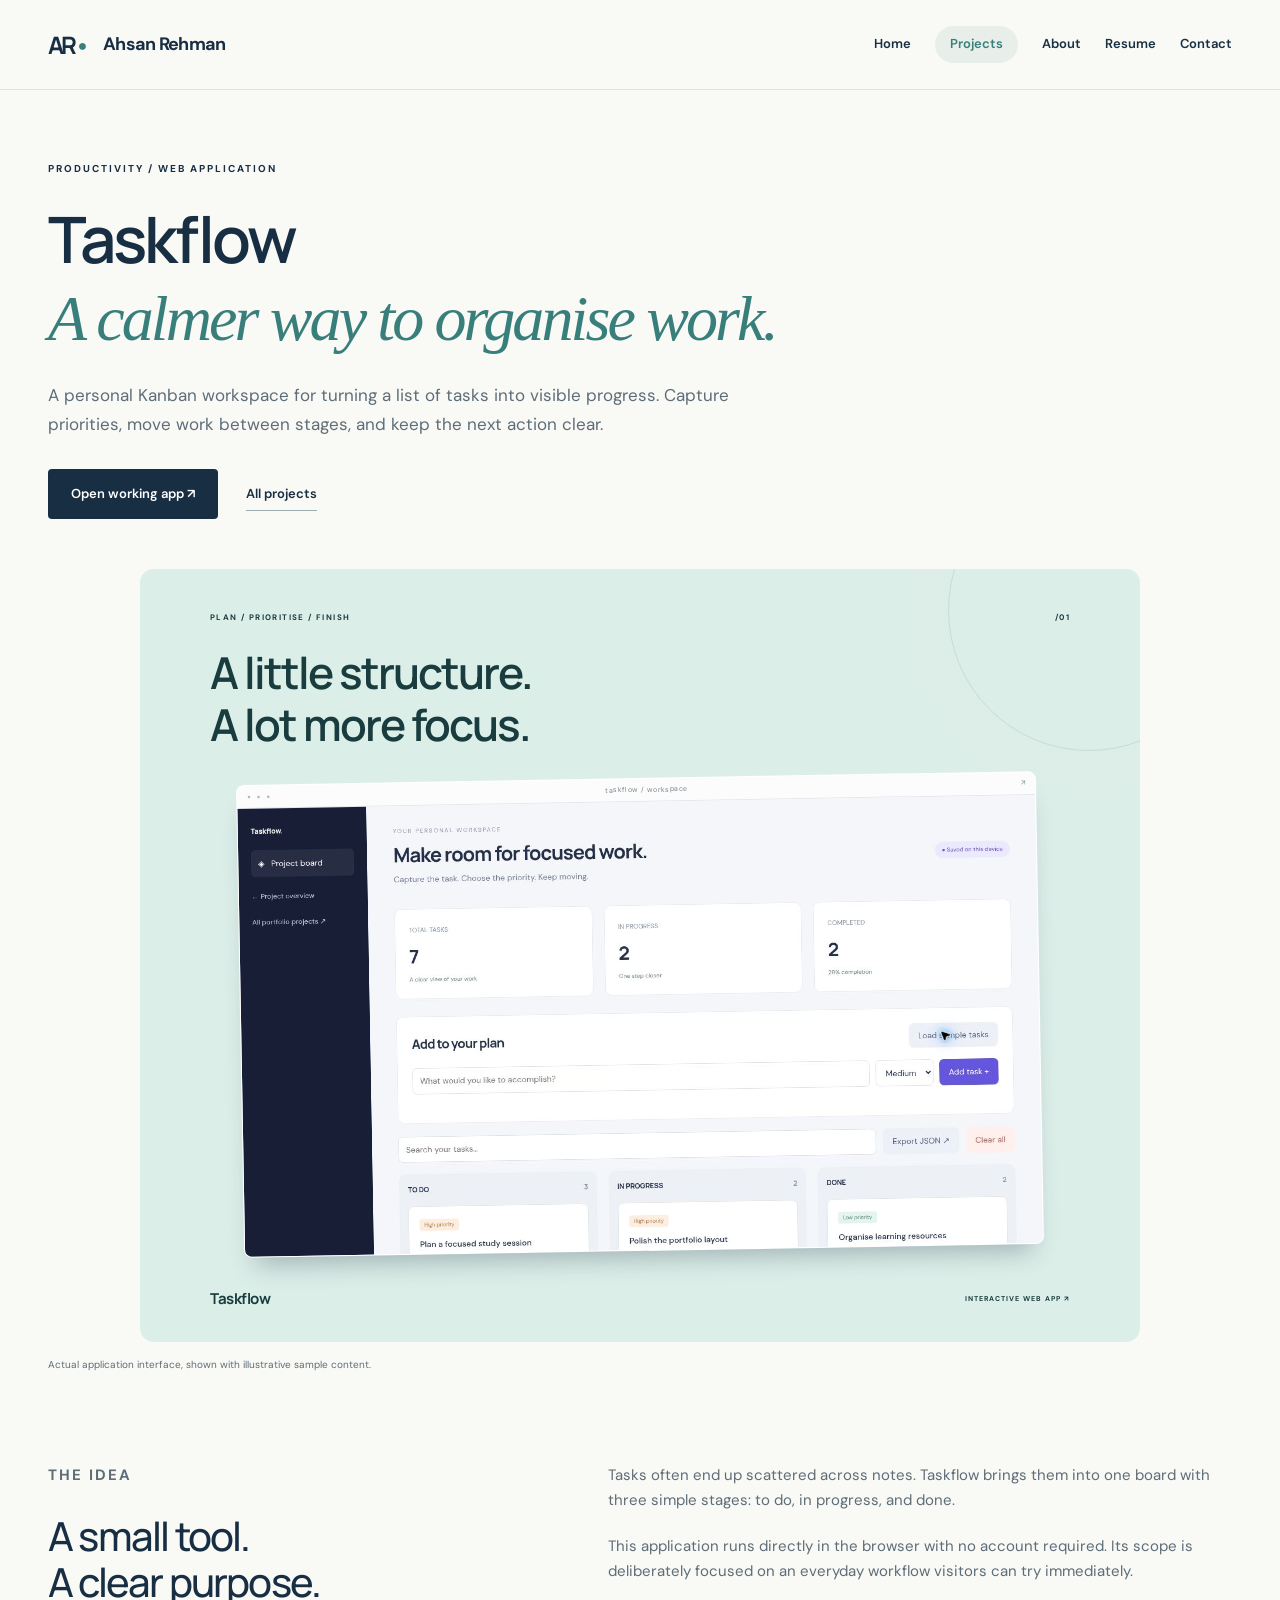
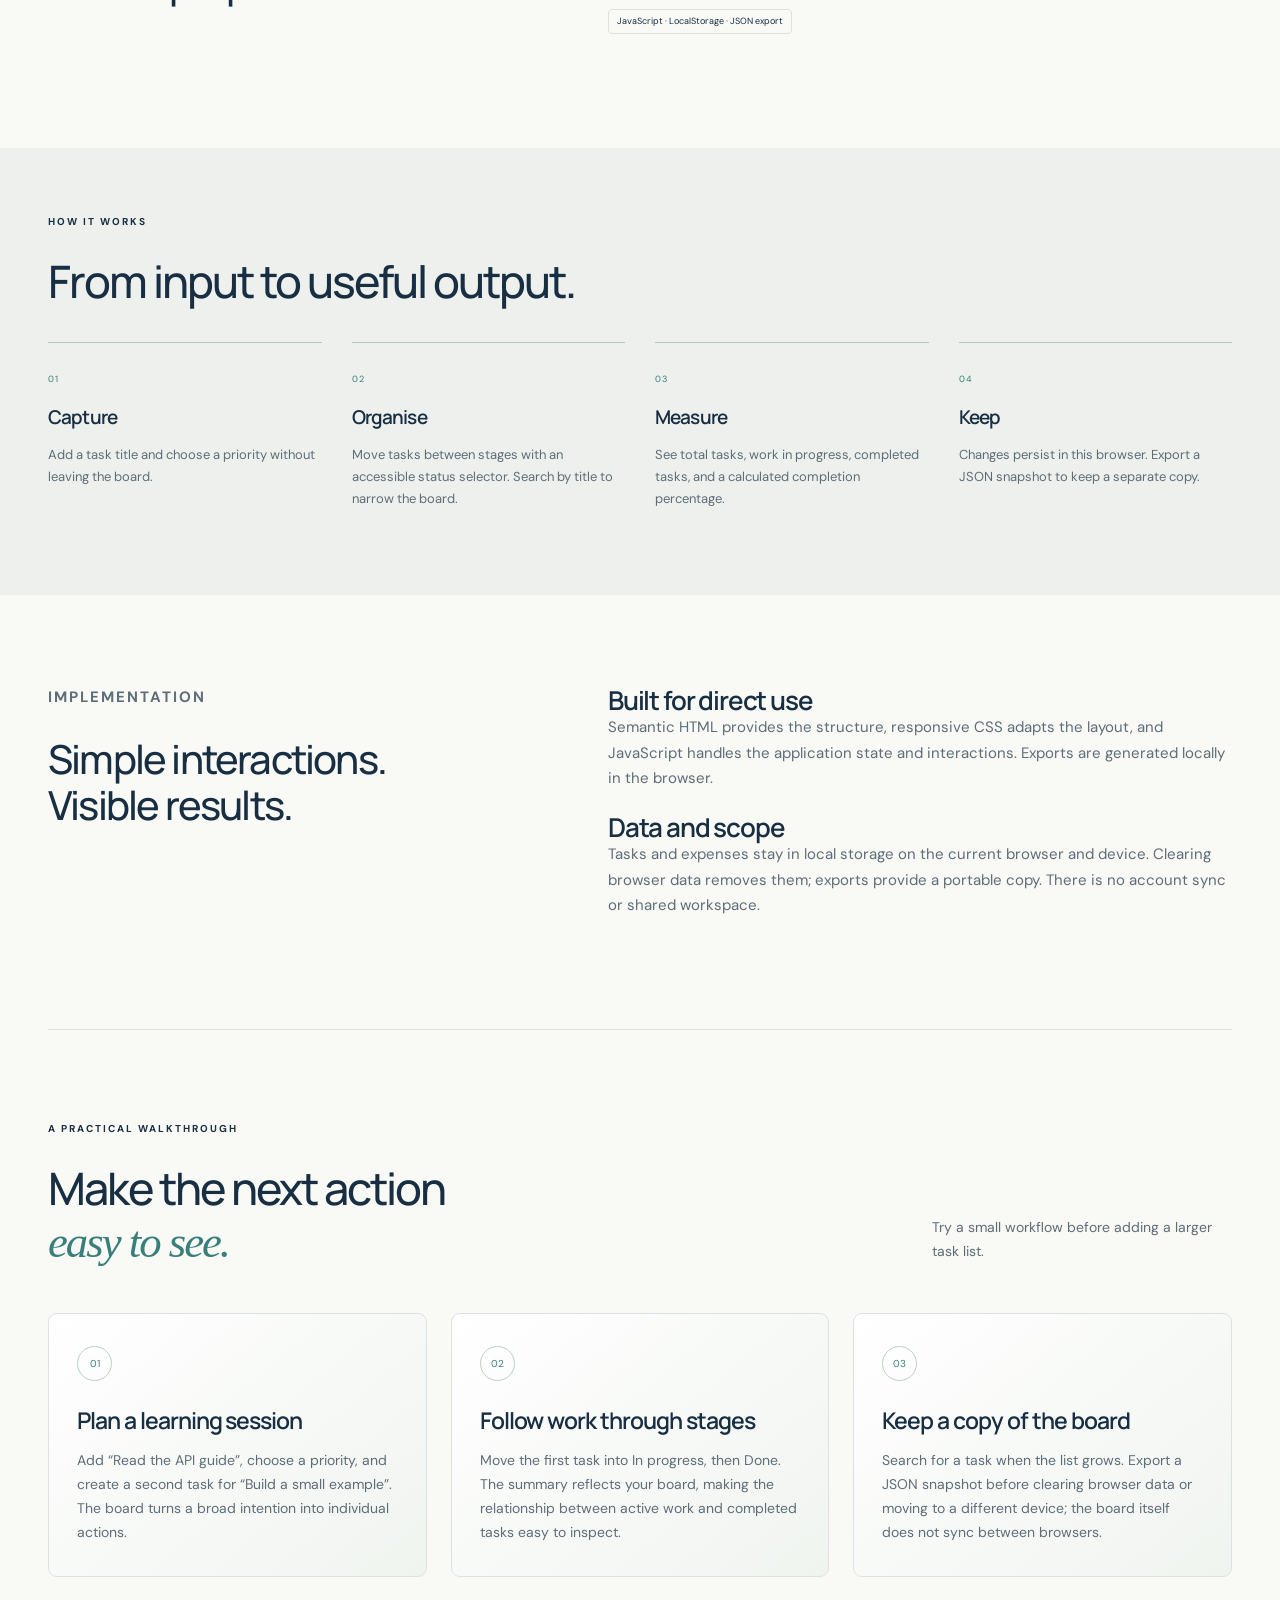
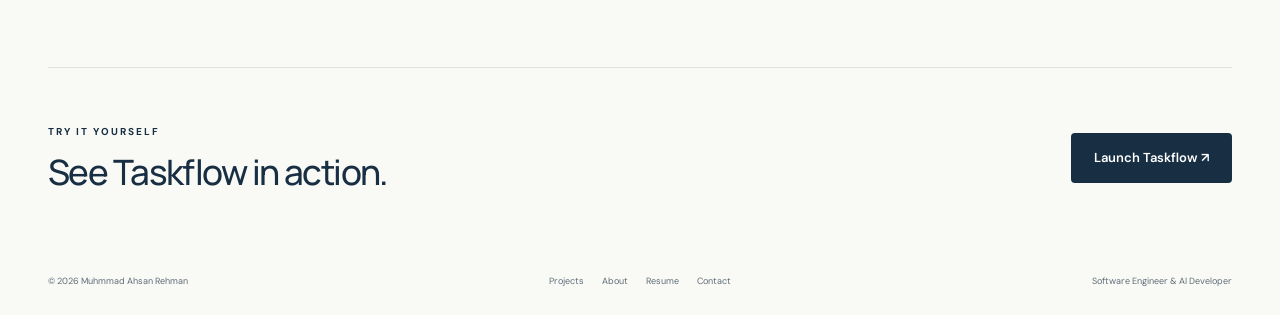
<file: taskflow.html>
<!doctype html><html lang="en"><head><meta charset="utf-8"><meta name="viewport" content="width=device-width,initial-scale=1"><meta name="description" content="Muhmmad Ahsan Rehman — Software Engineer and AI Developer. Explore LegalMind AI, technical interests, experience and postgraduate ambitions."><title>Taskflow | Muhmmad Ahsan Rehman</title><link rel="stylesheet" href="style.css"><link rel="icon" href="data:image/svg+xml,%3Csvg xmlns='http://www.w3.org/2000/svg' viewBox='0 0 50 50'%3E%3Crect width='50' height='50' rx='12' fill='%23152c42'/%3E%3Ctext x='25' y='33' text-anchor='middle' font-size='25' fill='white'%3EAR%3C/text%3E%3C/svg%3E"></head><body class="page-projects"><a class="skip" href="taskflow.html#main">Skip to content</a><header><a class="brand" href="index.html"><span class="monogram">AR<span>•</span></span><span>Ahsan Rehman</span></a><button class="menu" aria-label="Toggle navigation" aria-controls="main-nav" aria-expanded="false">☰</button><nav id="main-nav" aria-label="Main navigation"><a href="index.html">Home</a><a href="projects.html" aria-current="page">Projects</a><a href="about.html">About</a><a href="resume.html">Resume</a><a href="contact.html">Contact</a></nav></header><main id="main"><section class="wrap page-intro"><p class="eyebrow">PRODUCTIVITY / WEB APPLICATION</p><h1>Taskflow<br><em>A calmer way to organise work.</em></h1><p class="page-lede">A personal Kanban workspace for turning a list of tasks into visible progress. Capture priorities, move work between stages, and keep the next action clear.</p><div class="actions"><a class="button primary" href="apps/taskflow.html">Open working app ↗</a><a class="text-link" href="projects.html">All projects</a></div></section><section class="wrap case-hero"><div class="project-visual visual-taskflow"><div class="visual-label"><span>PLAN / PRIORITISE / FINISH</span><span>/01</span></div><h3 class="visual-title">A little structure.<br>A lot more focus.</h3><div class="visual-window"><div class="window-bar"><span>● ● ●</span><span>taskflow / workspace</span><span>↗</span></div><img loading="lazy" src="assets/taskflow.jpg" alt="Taskflow working application screenshot with illustrative sample content"></div><div class="visual-bottom"><span>Taskflow</span><span>INTERACTIVE WEB APP ↗</span></div></div><p class="image-caption">Actual application interface, shown with illustrative sample content.</p></section><section class="wrap section case-overview"><div><p class="eyebrow">THE IDEA</p><h2>A small tool.<br>A clear purpose.</h2></div><div><p>Tasks often end up scattered across notes. Taskflow brings them into one board with three simple stages: to do, in progress, and done.</p><p>This application runs directly in the browser with no account required. Its scope is deliberately focused on an everyday workflow visitors can try immediately.</p><div class="tags"><span>JavaScript · LocalStorage · JSON export</span></div></div></section><section class="case-process"><div class="wrap"><p class="eyebrow">HOW IT WORKS</p><h2>From input to useful output.</h2><div class="process-grid"><article><span>01</span><h3>Capture</h3><p>Add a task title and choose a priority without leaving the board.</p></article><article><span>02</span><h3>Organise</h3><p>Move tasks between stages with an accessible status selector. Search by title to narrow the board.</p></article><article><span>03</span><h3>Measure</h3><p>See total tasks, work in progress, completed tasks, and a calculated completion percentage.</p></article><article><span>04</span><h3>Keep</h3><p>Changes persist in this browser. Export a JSON snapshot to keep a separate copy.</p></article></div></div></section><section class="wrap section case-overview"><div><p class="eyebrow">IMPLEMENTATION</p><h2>Simple interactions.<br>Visible results.</h2></div><div><h3>Built for direct use</h3><p>Semantic HTML provides the structure, responsive CSS adapts the layout, and JavaScript handles the application state and interactions. Exports are generated locally in the browser.</p><h3>Data and scope</h3><p>Tasks and expenses stay in local storage on the current browser and device. Clearing browser data removes them; exports provide a portable copy. There is no account sync or shared workspace.</p></div></section><section class="wrap section detail-section"><div class="section-top"><div><p class="eyebrow">A PRACTICAL WALKTHROUGH</p><h2>Make the next action<br><em>easy to see.</em></h2></div><p class="section-note">Try a small workflow before adding a larger task list.</p></div><div class="detail-grid"><article class="detail-card"><span class="detail-index">01</span><h3>Plan a learning session</h3><p>Add “Read the API guide”, choose a priority, and create a second task for “Build a small example”. The board turns a broad intention into individual actions.</p></article><article class="detail-card"><span class="detail-index">02</span><h3>Follow work through stages</h3><p>Move the first task into In progress, then Done. The summary reflects your board, making the relationship between active work and completed tasks easy to inspect.</p></article><article class="detail-card"><span class="detail-index">03</span><h3>Keep a copy of the board</h3><p>Search for a task when the list grows. Export a JSON snapshot before clearing browser data or moving to a different device; the board itself does not sync between browsers.</p></article></div></section><section class="small-cta wrap"><div><p class="eyebrow">TRY IT YOURSELF</p><h2>See Taskflow in action.</h2></div><a class="button primary" href="apps/taskflow.html">Launch Taskflow ↗</a></section></main><footer class="wrap"><a href="index.html">© 2026 Muhmmad Ahsan Rehman</a><div class="footer-pages"><a href="projects.html">Projects</a><a href="about.html">About</a><a href="resume.html">Resume</a><a href="contact.html">Contact</a></div><span>Software Engineer & AI Developer</span></footer><script src="app.js"></script></body></html>
</file>
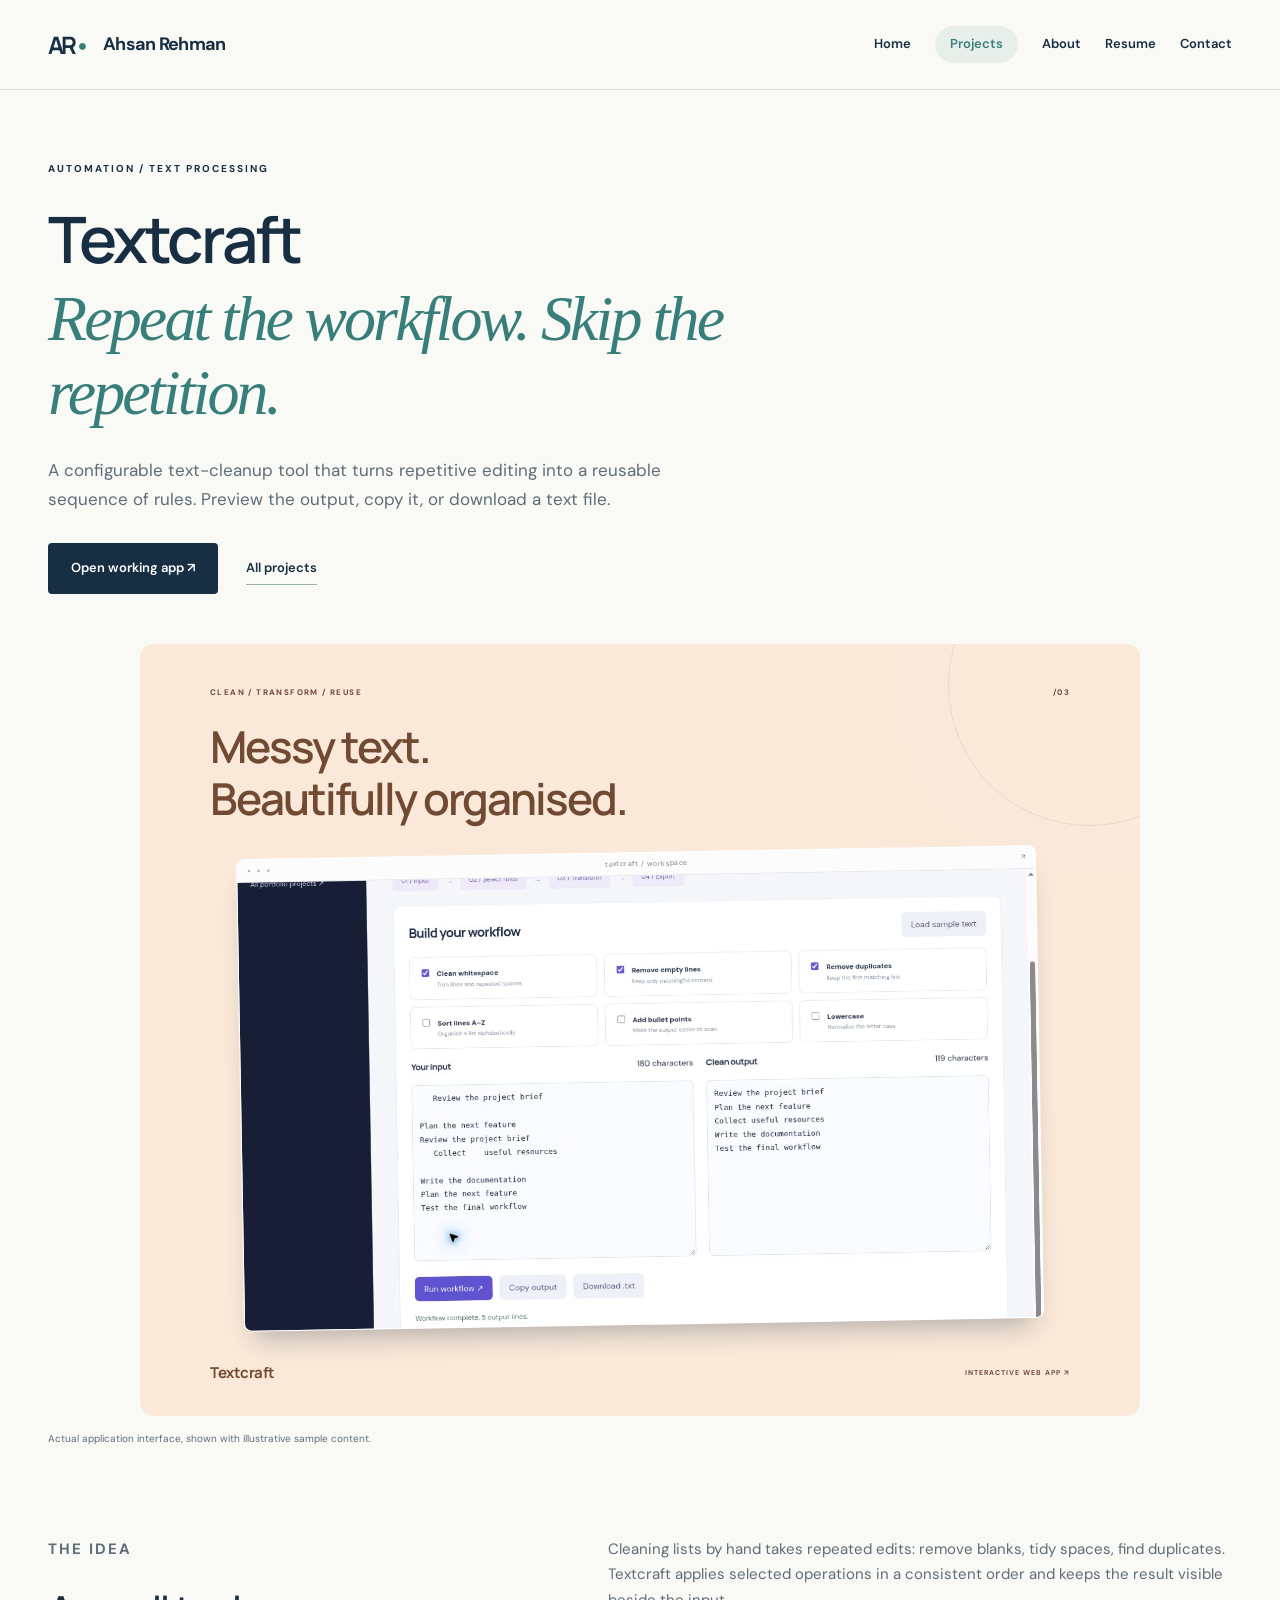
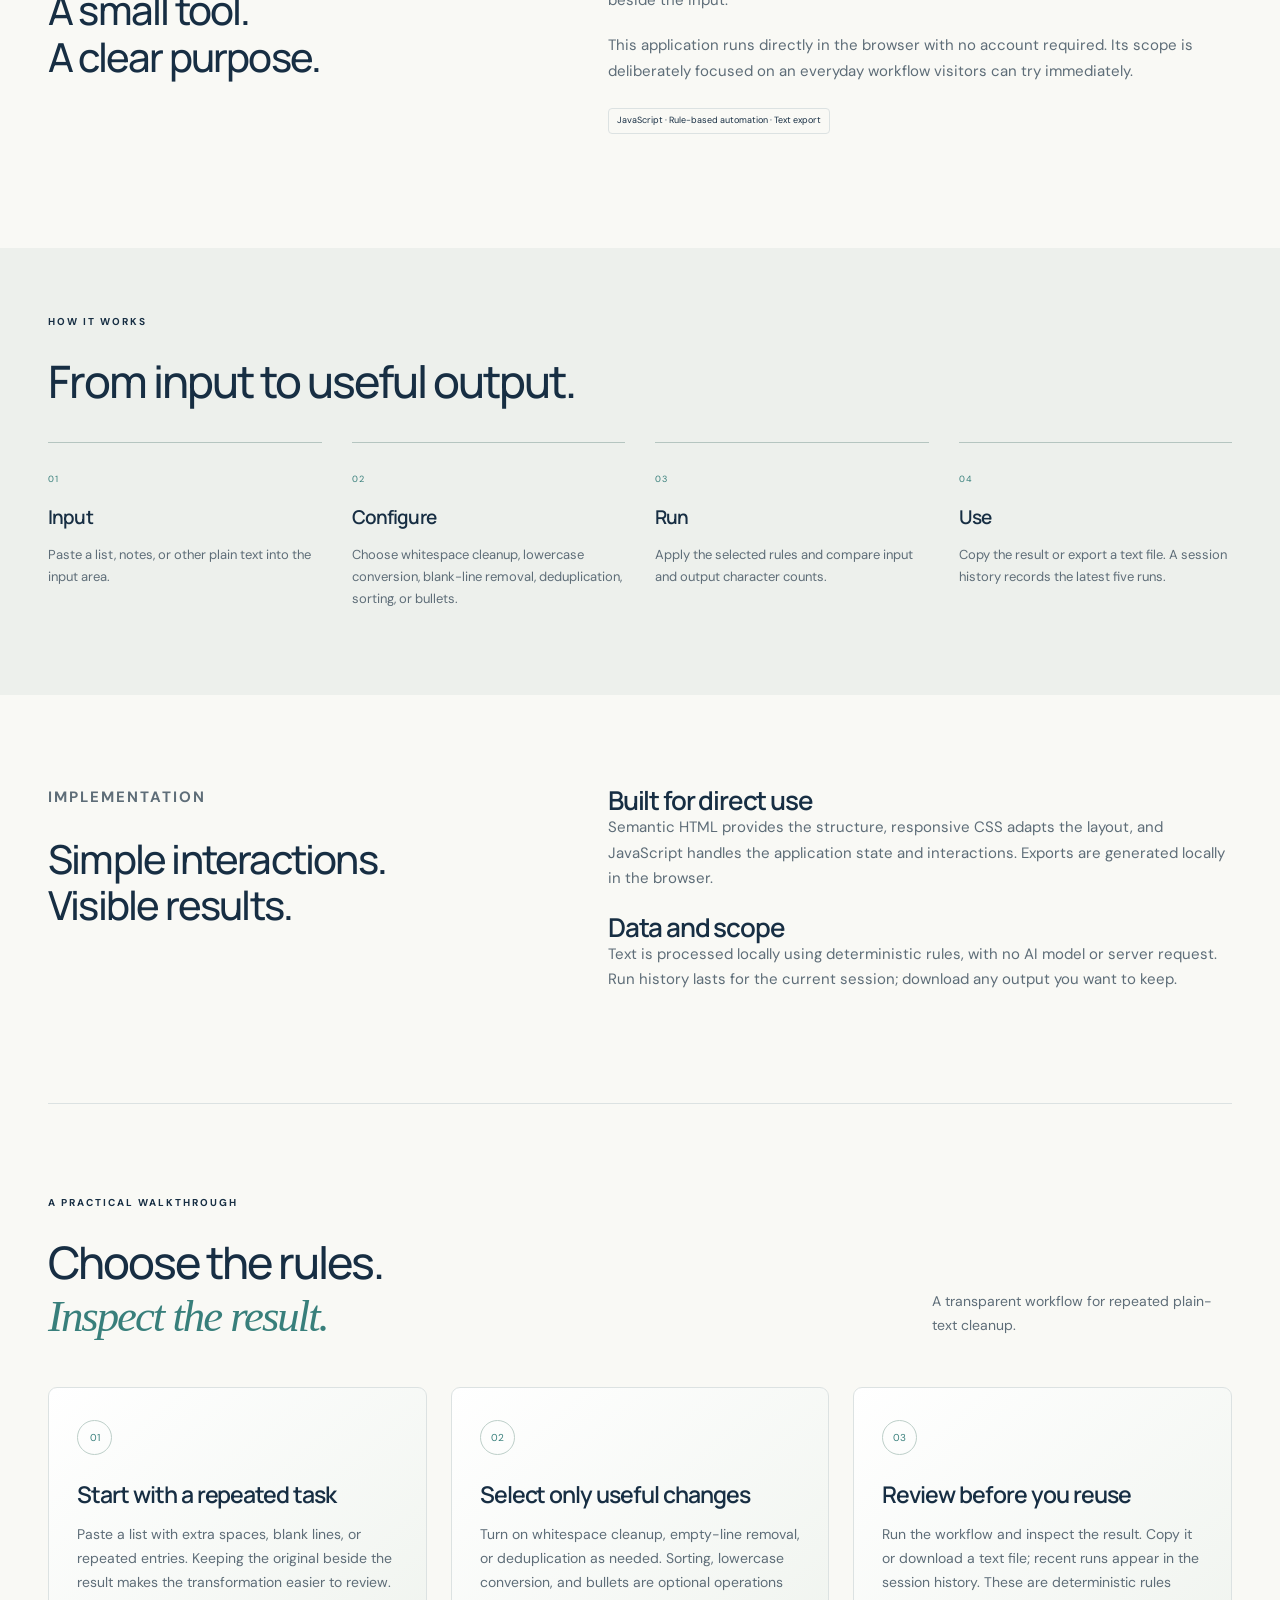
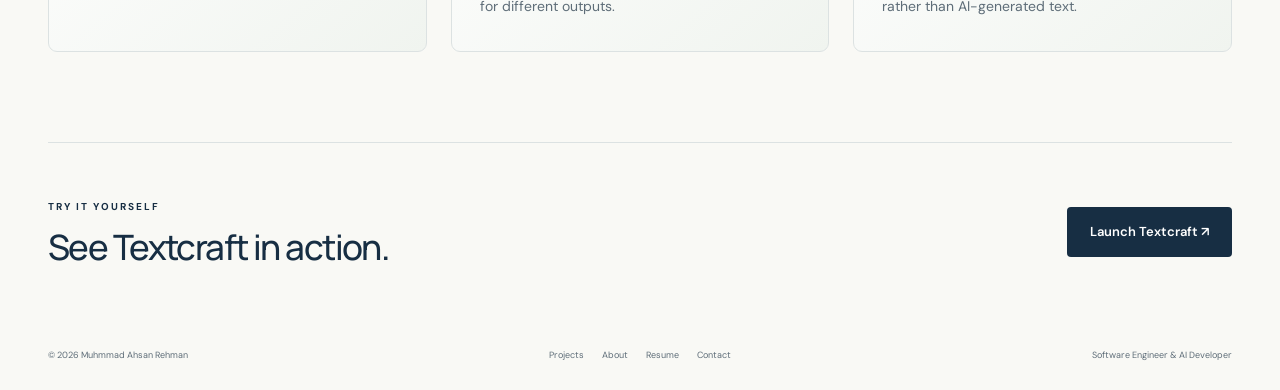
<file: textcraft.html>
<!doctype html><html lang="en"><head><meta charset="utf-8"><meta name="viewport" content="width=device-width,initial-scale=1"><meta name="description" content="Muhmmad Ahsan Rehman — Software Engineer and AI Developer. Explore LegalMind AI, technical interests, experience and postgraduate ambitions."><title>Textcraft | Muhmmad Ahsan Rehman</title><link rel="stylesheet" href="style.css"><link rel="icon" href="data:image/svg+xml,%3Csvg xmlns='http://www.w3.org/2000/svg' viewBox='0 0 50 50'%3E%3Crect width='50' height='50' rx='12' fill='%23152c42'/%3E%3Ctext x='25' y='33' text-anchor='middle' font-size='25' fill='white'%3EAR%3C/text%3E%3C/svg%3E"></head><body class="page-projects"><a class="skip" href="textcraft.html#main">Skip to content</a><header><a class="brand" href="index.html"><span class="monogram">AR<span>•</span></span><span>Ahsan Rehman</span></a><button class="menu" aria-label="Toggle navigation" aria-controls="main-nav" aria-expanded="false">☰</button><nav id="main-nav" aria-label="Main navigation"><a href="index.html">Home</a><a href="projects.html" aria-current="page">Projects</a><a href="about.html">About</a><a href="resume.html">Resume</a><a href="contact.html">Contact</a></nav></header><main id="main"><section class="wrap page-intro"><p class="eyebrow">AUTOMATION / TEXT PROCESSING</p><h1>Textcraft<br><em>Repeat the workflow. Skip the repetition.</em></h1><p class="page-lede">A configurable text-cleanup tool that turns repetitive editing into a reusable sequence of rules. Preview the output, copy it, or download a text file.</p><div class="actions"><a class="button primary" href="apps/textcraft.html">Open working app ↗</a><a class="text-link" href="projects.html">All projects</a></div></section><section class="wrap case-hero"><div class="project-visual visual-textcraft"><div class="visual-label"><span>CLEAN / TRANSFORM / REUSE</span><span>/03</span></div><h3 class="visual-title">Messy text.<br>Beautifully organised.</h3><div class="visual-window"><div class="window-bar"><span>● ● ●</span><span>textcraft / workspace</span><span>↗</span></div><img loading="lazy" src="assets/textcraft.jpg" alt="Textcraft working application screenshot with illustrative sample content"></div><div class="visual-bottom"><span>Textcraft</span><span>INTERACTIVE WEB APP ↗</span></div></div><p class="image-caption">Actual application interface, shown with illustrative sample content.</p></section><section class="wrap section case-overview"><div><p class="eyebrow">THE IDEA</p><h2>A small tool.<br>A clear purpose.</h2></div><div><p>Cleaning lists by hand takes repeated edits: remove blanks, tidy spaces, find duplicates. Textcraft applies selected operations in a consistent order and keeps the result visible beside the input.</p><p>This application runs directly in the browser with no account required. Its scope is deliberately focused on an everyday workflow visitors can try immediately.</p><div class="tags"><span>JavaScript · Rule-based automation · Text export</span></div></div></section><section class="case-process"><div class="wrap"><p class="eyebrow">HOW IT WORKS</p><h2>From input to useful output.</h2><div class="process-grid"><article><span>01</span><h3>Input</h3><p>Paste a list, notes, or other plain text into the input area.</p></article><article><span>02</span><h3>Configure</h3><p>Choose whitespace cleanup, lowercase conversion, blank-line removal, deduplication, sorting, or bullets.</p></article><article><span>03</span><h3>Run</h3><p>Apply the selected rules and compare input and output character counts.</p></article><article><span>04</span><h3>Use</h3><p>Copy the result or export a text file. A session history records the latest five runs.</p></article></div></div></section><section class="wrap section case-overview"><div><p class="eyebrow">IMPLEMENTATION</p><h2>Simple interactions.<br>Visible results.</h2></div><div><h3>Built for direct use</h3><p>Semantic HTML provides the structure, responsive CSS adapts the layout, and JavaScript handles the application state and interactions. Exports are generated locally in the browser.</p><h3>Data and scope</h3><p>Text is processed locally using deterministic rules, with no AI model or server request. Run history lasts for the current session; download any output you want to keep.</p></div></section><section class="wrap section detail-section"><div class="section-top"><div><p class="eyebrow">A PRACTICAL WALKTHROUGH</p><h2>Choose the rules.<br><em>Inspect the result.</em></h2></div><p class="section-note">A transparent workflow for repeated plain-text cleanup.</p></div><div class="detail-grid"><article class="detail-card"><span class="detail-index">01</span><h3>Start with a repeated task</h3><p>Paste a list with extra spaces, blank lines, or repeated entries. Keeping the original beside the result makes the transformation easier to review.</p></article><article class="detail-card"><span class="detail-index">02</span><h3>Select only useful changes</h3><p>Turn on whitespace cleanup, empty-line removal, or deduplication as needed. Sorting, lowercase conversion, and bullets are optional operations for different outputs.</p></article><article class="detail-card"><span class="detail-index">03</span><h3>Review before you reuse</h3><p>Run the workflow and inspect the result. Copy it or download a text file; recent runs appear in the session history. These are deterministic rules rather than AI-generated text.</p></article></div></section><section class="small-cta wrap"><div><p class="eyebrow">TRY IT YOURSELF</p><h2>See Textcraft in action.</h2></div><a class="button primary" href="apps/textcraft.html">Launch Textcraft ↗</a></section></main><footer class="wrap"><a href="index.html">© 2026 Muhmmad Ahsan Rehman</a><div class="footer-pages"><a href="projects.html">Projects</a><a href="about.html">About</a><a href="resume.html">Resume</a><a href="contact.html">Contact</a></div><span>Software Engineer & AI Developer</span></footer><script src="app.js"></script></body></html>
</file>
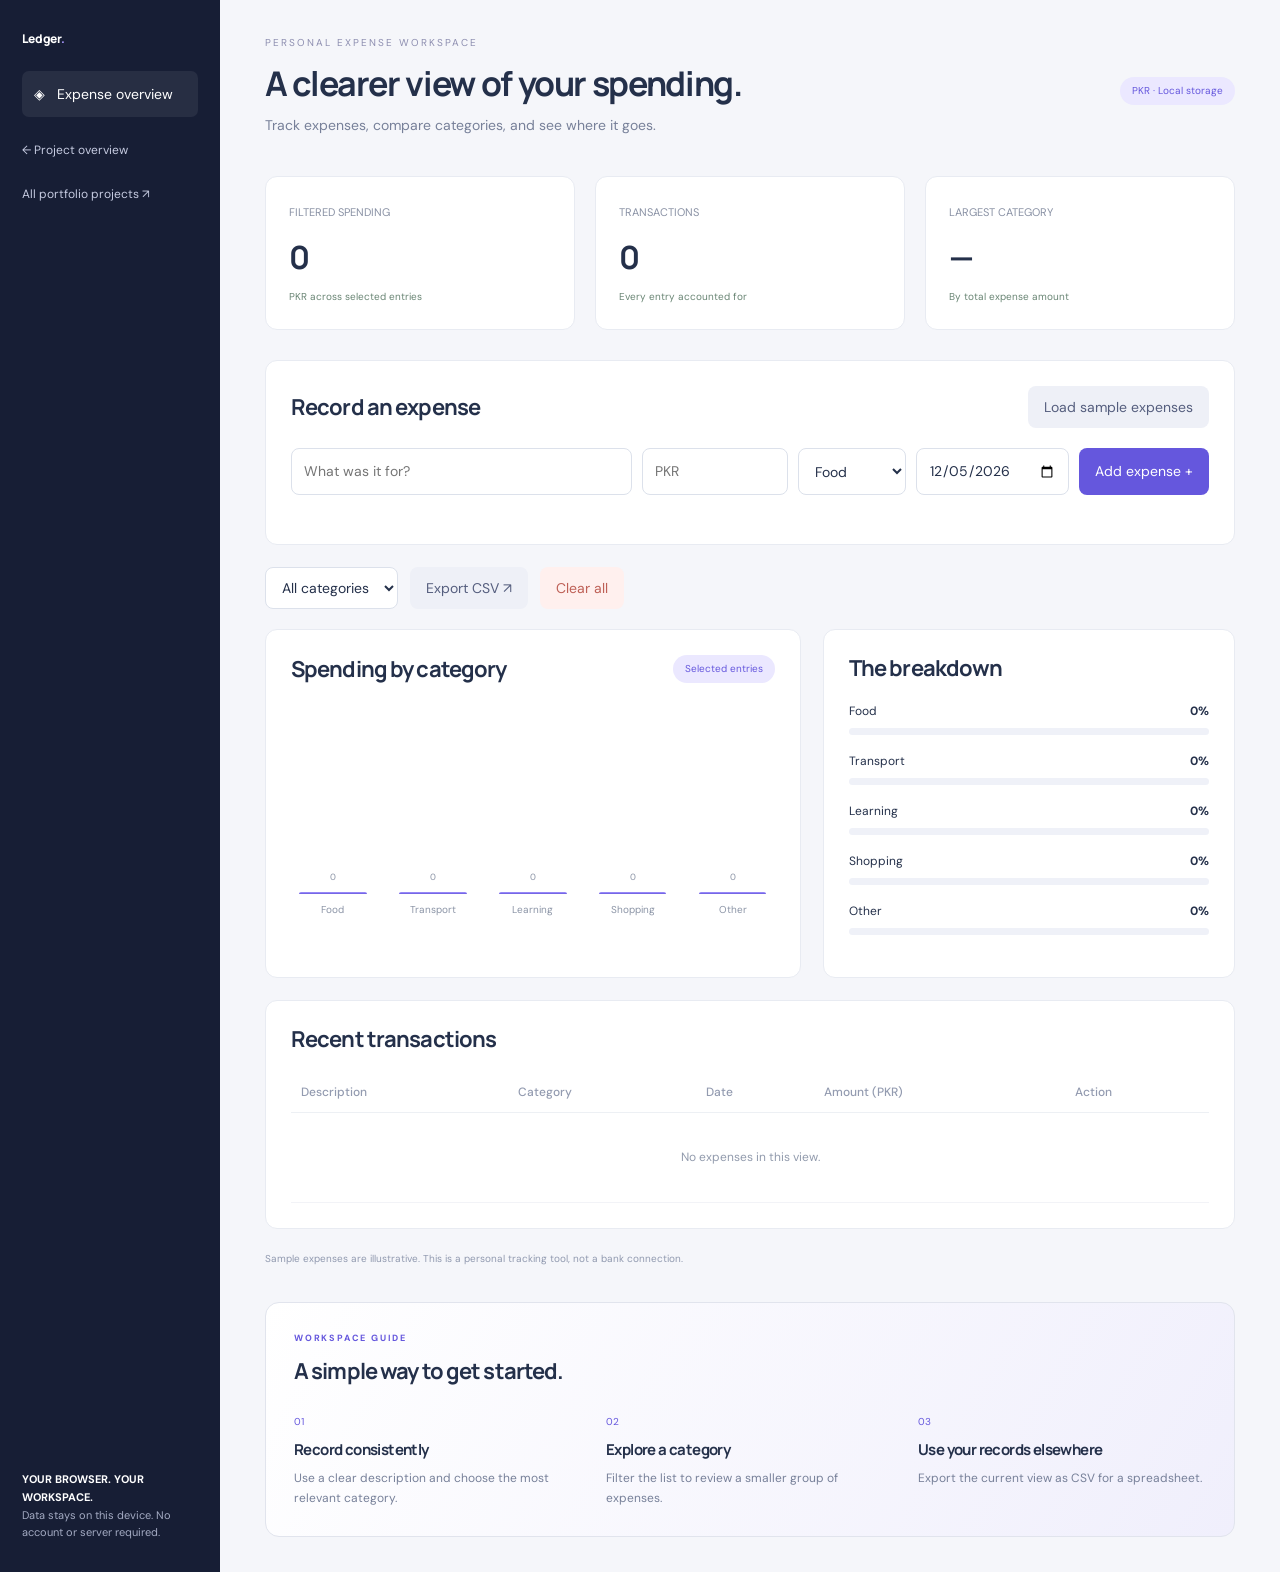
<file: apps/ledger.html>
<!doctype html><html lang="en"><head><meta charset="utf-8"><meta name="viewport" content="width=device-width,initial-scale=1"><title>Ledger | Ahsan Rehman Portfolio</title><link rel="stylesheet" href="apps.css"></head><body data-app="ledger"><div class="shell"><aside class="sidebar"><a class="logo" href="../projects.html">Ledger<i>.</i></a><span class="active">◈ &nbsp; Expense overview</span><a href="../ledger.html">← Project overview</a><a href="../projects.html">All portfolio projects ↗</a><div class="side-note"><b>YOUR BROWSER. YOUR WORKSPACE.</b>Data stays on this device. No account or server required.</div></aside><main class="main"><div class="top"><div><div class="eyebrow">PERSONAL EXPENSE WORKSPACE</div><h1>A clearer view of your spending.</h1><p>Track expenses, compare categories, and see where it goes.</p></div><span class="badge">PKR · Local storage</span></div><div class="stats"><div class="stat"><small>FILTERED SPENDING</small><strong id="total">0</strong><span>PKR across selected entries</span></div><div class="stat"><small>TRANSACTIONS</small><strong id="count">0</strong><span>Every entry accounted for</span></div><div class="stat"><small>LARGEST CATEGORY</small><strong id="largest">—</strong><span>By total expense amount</span></div></div><section class="panel"><div class="panel-head"><h2>Record an expense</h2><button class="secondary" id="sample">Load sample expenses</button></div><form id="expense-form" class="form"><input id="description" placeholder="What was it for?" aria-label="Description" required maxlength="100"><input type="number" id="amount" placeholder="PKR" aria-label="Amount in PKR" min="0.01" max="100000000" step="0.01" required><select id="category" aria-label="Category"><option>Food</option><option>Transport</option><option>Learning</option><option>Shopping</option><option>Other</option></select><input type="date" id="date" aria-label="Expense date" required><button>Add expense +</button></form><div class="status" id="status" role="status"></div></section><div class="toolbar"><select id="filter" aria-label="Filter category"><option>All categories</option><option>Food</option><option>Transport</option><option>Learning</option><option>Shopping</option><option>Other</option></select><button class="secondary" id="export">Export CSV ↗</button><button class="danger" id="clear">Clear all</button></div><div class="chart-layout"><section class="panel"><div class="panel-head"><h2>Spending by category</h2><span class="badge">Selected entries</span></div><div class="bars" id="bars"></div></section><section class="panel"><div class="panel-head"><h2>The breakdown</h2></div><div id="breakdown"></div></section></div><section class="panel"><div class="panel-head"><h2>Recent transactions</h2></div><div class="table-wrap"><table><thead><tr><th>Description</th><th>Category</th><th>Date</th><th>Amount (PKR)</th><th>Action</th></tr></thead><tbody id="transactions"></tbody></table></div></section><p class="sample-note">Sample expenses are illustrative. This is a personal tracking tool, not a bank connection.</p><section class="usage-guide"><p class="guide-label">WORKSPACE GUIDE</p><h2>A simple way to get started.</h2><div><article><span>01</span><h3>Record consistently</h3><p>Use a clear description and choose the most relevant category.</p></article><article><span>02</span><h3>Explore a category</h3><p>Filter the list to review a smaller group of expenses.</p></article><article><span>03</span><h3>Use your records elsewhere</h3><p>Export the current view as CSV for a spreadsheet.</p></article></div></section></main></div><script src="apps.js"></script></body></html>
</file>
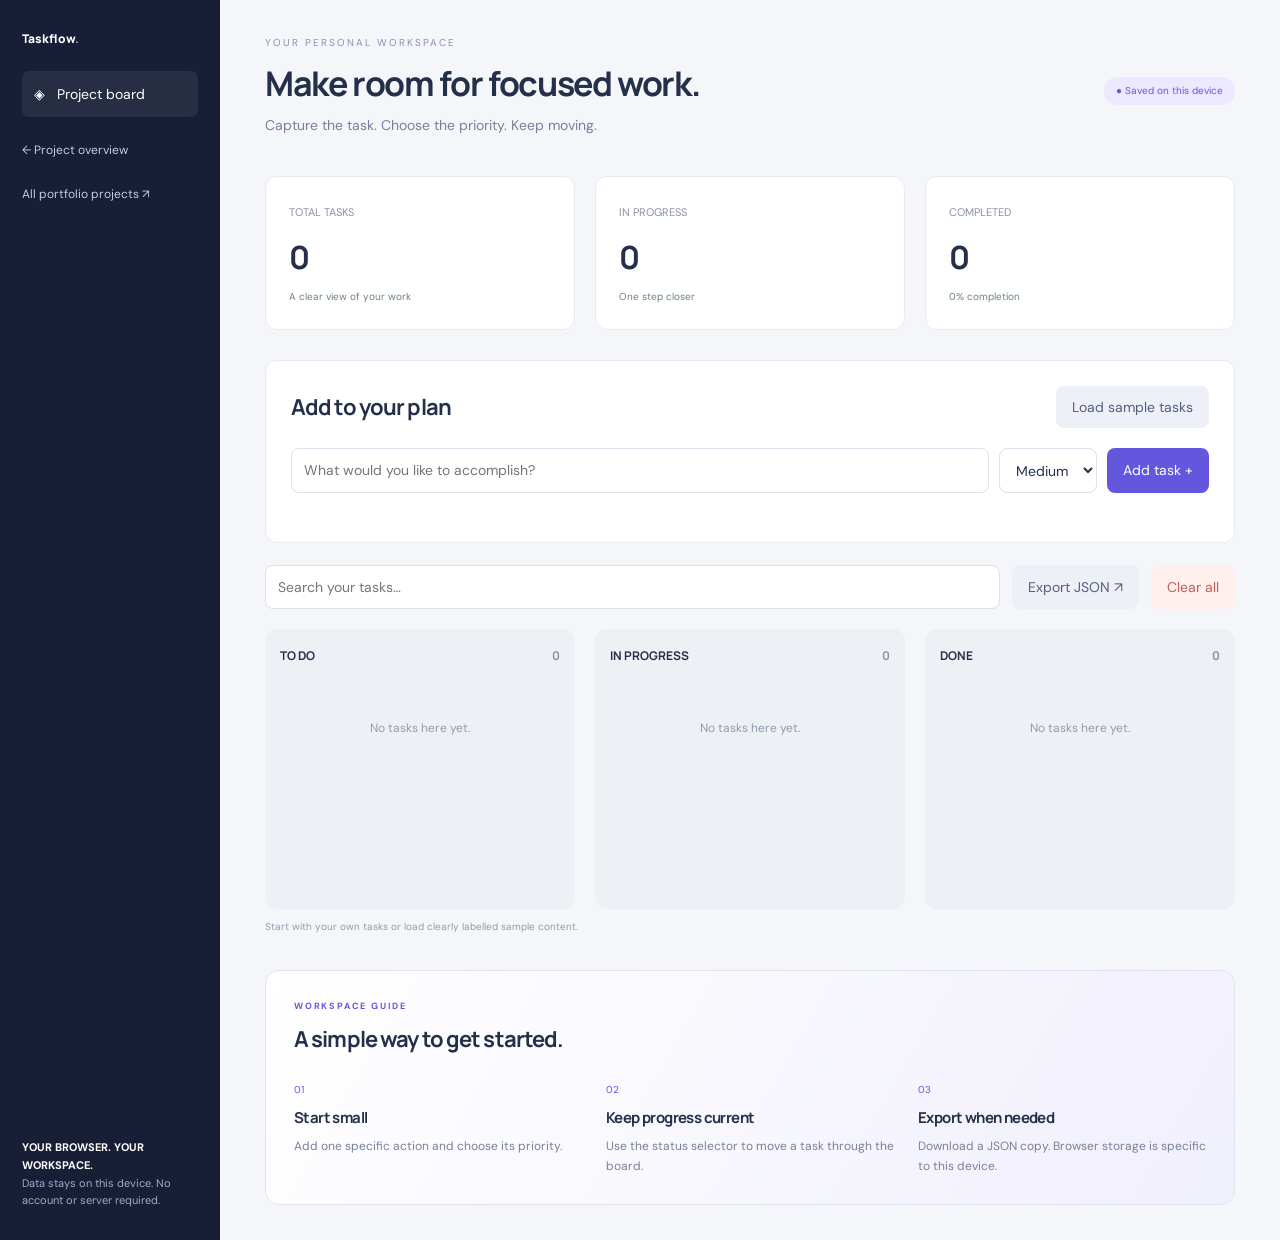
<file: apps/taskflow.html>
<!doctype html><html lang="en"><head><meta charset="utf-8"><meta name="viewport" content="width=device-width,initial-scale=1"><title>Taskflow | Ahsan Rehman Portfolio</title><link rel="stylesheet" href="apps.css"></head><body data-app="taskflow"><div class="shell"><aside class="sidebar"><a class="logo" href="../projects.html">Taskflow<i>.</i></a><span class="active">◈ &nbsp; Project board</span><a href="../taskflow.html">← Project overview</a><a href="../projects.html">All portfolio projects ↗</a><div class="side-note"><b>YOUR BROWSER. YOUR WORKSPACE.</b>Data stays on this device. No account or server required.</div></aside><main class="main"><div class="top"><div><div class="eyebrow">YOUR PERSONAL WORKSPACE</div><h1>Make room for focused work.</h1><p>Capture the task. Choose the priority. Keep moving.</p></div><span class="badge">● Saved on this device</span></div><div class="stats"><div class="stat"><small>TOTAL TASKS</small><strong id="total">0</strong><span>A clear view of your work</span></div><div class="stat"><small>IN PROGRESS</small><strong id="progress">0</strong><span>One step closer</span></div><div class="stat"><small>COMPLETED</small><strong id="done">0</strong><span id="completion">0% completion</span></div></div><section class="panel"><div class="panel-head"><h2>Add to your plan</h2><button class="secondary" id="sample">Load sample tasks</button></div><form class="form" id="task-form"><input id="task-title" aria-label="Task title" placeholder="What would you like to accomplish?" required maxlength="180"><select id="priority" aria-label="Priority"><option>Medium</option><option>High</option><option>Low</option></select><button>Add task +</button></form><div class="status" id="status" role="status"></div></section><div class="toolbar"><input id="search" placeholder="Search your tasks…" aria-label="Search tasks"><button class="secondary" id="export">Export JSON ↗</button><button class="danger" id="clear">Clear all</button></div><div class="board"><section class="column"><h3>TO DO <span id="todo-count"></span></h3><div id="todo-list"></div></section><section class="column"><h3>IN PROGRESS <span id="doing-count"></span></h3><div id="doing-list"></div></section><section class="column"><h3>DONE <span id="done-count"></span></h3><div id="done-list"></div></section></div><p class="sample-note">Start with your own tasks or load clearly labelled sample content.</p><section class="usage-guide"><p class="guide-label">WORKSPACE GUIDE</p><h2>A simple way to get started.</h2><div><article><span>01</span><h3>Start small</h3><p>Add one specific action and choose its priority.</p></article><article><span>02</span><h3>Keep progress current</h3><p>Use the status selector to move a task through the board.</p></article><article><span>03</span><h3>Export when needed</h3><p>Download a JSON copy. Browser storage is specific to this device.</p></article></div></section></main></div><script src="apps.js"></script></body></html>
</file>
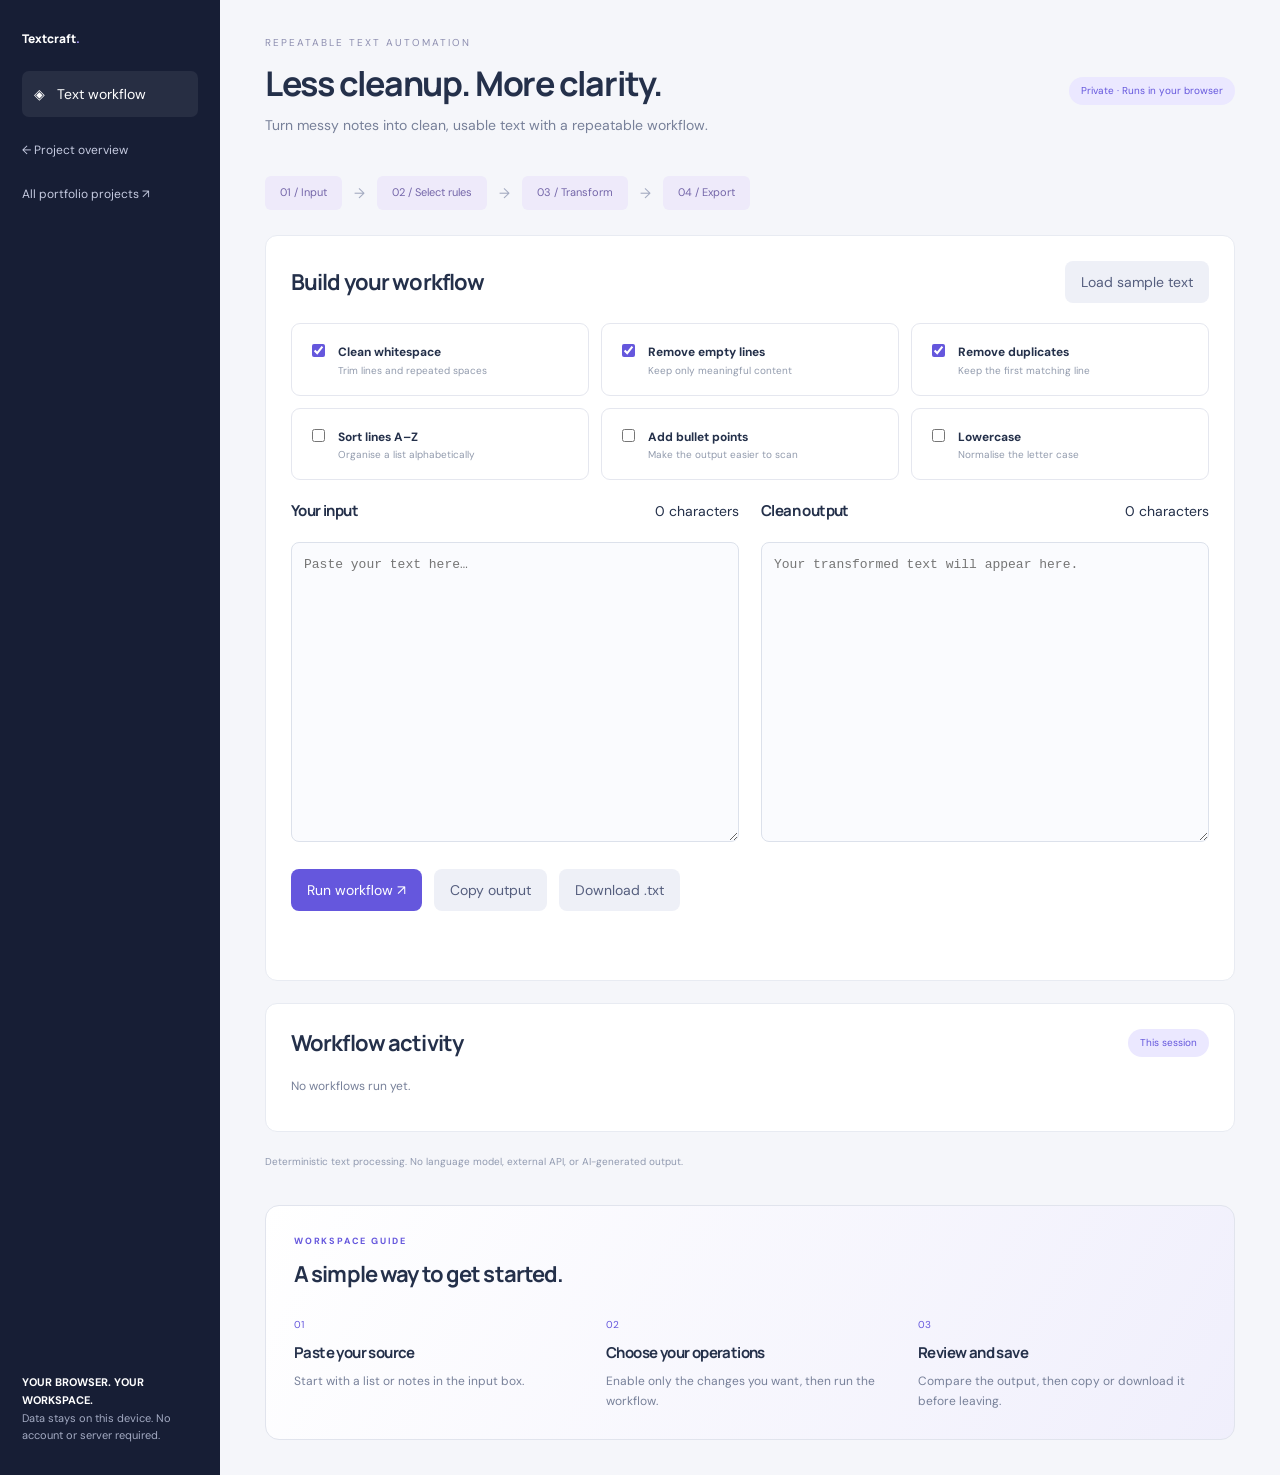
<file: apps/textcraft.html>
<!doctype html><html lang="en"><head><meta charset="utf-8"><meta name="viewport" content="width=device-width,initial-scale=1"><title>Textcraft | Ahsan Rehman Portfolio</title><link rel="stylesheet" href="apps.css"></head><body data-app="textcraft"><div class="shell"><aside class="sidebar"><a class="logo" href="../projects.html">Textcraft<i>.</i></a><span class="active">◈ &nbsp; Text workflow</span><a href="../textcraft.html">← Project overview</a><a href="../projects.html">All portfolio projects ↗</a><div class="side-note"><b>YOUR BROWSER. YOUR WORKSPACE.</b>Data stays on this device. No account or server required.</div></aside><main class="main"><div class="top"><div><div class="eyebrow">REPEATABLE TEXT AUTOMATION</div><h1>Less cleanup. More clarity.</h1><p>Turn messy notes into clean, usable text with a repeatable workflow.</p></div><span class="badge">Private · Runs in your browser</span></div><div class="flow"><span>01 / Input</span>→<span>02 / Select rules</span>→<span>03 / Transform</span>→<span>04 / Export</span></div><section class="panel"><div class="panel-head"><h2>Build your workflow</h2><button class="secondary" id="sample">Load sample text</button></div><div class="rules"><label class="rule"><input type="checkbox" id="trim" checked><span><b>Clean whitespace</b><small>Trim lines and repeated spaces</small></span></label><label class="rule"><input type="checkbox" id="blank" checked><span><b>Remove empty lines</b><small>Keep only meaningful content</small></span></label><label class="rule"><input type="checkbox" id="dedupe" checked><span><b>Remove duplicates</b><small>Keep the first matching line</small></span></label><label class="rule"><input type="checkbox" id="sort"><span><b>Sort lines A–Z</b><small>Organise a list alphabetically</small></span></label><label class="rule"><input type="checkbox" id="bullet"><span><b>Add bullet points</b><small>Make the output easier to scan</small></span></label><label class="rule"><input type="checkbox" id="lower"><span><b>Lowercase</b><small>Normalise the letter case</small></span></label></div><div class="lab-grid"><div><div class="panel-head"><h3>Your input</h3><span id="input-count">0 characters</span></div><textarea id="input" aria-label="Input text" placeholder="Paste your text here…" maxlength="200000"></textarea></div><div><div class="panel-head"><h3>Clean output</h3><span id="output-count">0 characters</span></div><textarea id="output" aria-label="Transformed output" readonly placeholder="Your transformed text will appear here."></textarea></div></div><div class="toolbar" style="margin-top:20px"><button id="run">Run workflow ↗</button><button class="secondary" id="copy">Copy output</button><button class="secondary" id="export">Download .txt</button></div><div id="status" class="status" role="status"></div></section><section class="panel"><div class="panel-head"><h2>Workflow activity</h2><span class="badge">This session</span></div><div id="history" class="history"><p>No workflows run yet.</p></div></section><p class="sample-note">Deterministic text processing. No language model, external API, or AI-generated output.</p><section class="usage-guide"><p class="guide-label">WORKSPACE GUIDE</p><h2>A simple way to get started.</h2><div><article><span>01</span><h3>Paste your source</h3><p>Start with a list or notes in the input box.</p></article><article><span>02</span><h3>Choose your operations</h3><p>Enable only the changes you want, then run the workflow.</p></article><article><span>03</span><h3>Review and save</h3><p>Compare the output, then copy or download it before leaving.</p></article></div></section></main></div><script src="apps.js"></script></body></html>
</file>
<file: style.css>
@import url('https://fonts.googleapis.com/css2?family=DM+Sans:wght@400;450;500;600;700&family=Manrope:wght@400;500;600;700;800&display=swap');
:root{--ink:#172e43;--muted:#5e6d78;--paper:#f9f9f5;--line:#dce2e2;--teal:#387f7b}*{box-sizing:border-box}html{scroll-behavior:smooth;scroll-padding-top:90px}body{margin:0;background:var(--paper);color:var(--ink);font-family:'DM Sans',sans-serif;font-size:16px;line-height:1.7}a{color:inherit;text-decoration:none}button{font:inherit;cursor:pointer}button,a{-webkit-tap-highlight-color:transparent}button:focus-visible,a:focus-visible{outline:3px solid #399f99;outline-offset:5px}h1,h2,h3,h4{font-family:Manrope,sans-serif;line-height:1.16;letter-spacing:-.045em;margin:0}p{margin:0 0 20px}h1{font-size:clamp(48px,5.1vw,76px);font-weight:600}h2{font-size:clamp(35px,3.5vw,50px);font-weight:500}h3{font-size:26px;font-weight:600}em{font-family:Georgia,serif;font-weight:400;color:var(--teal)}.wrap{max-width:1200px;margin:auto;width:calc(100% - 96px)}header{height:90px;display:flex;align-items:center;justify-content:space-between;max-width:1360px;padding:0 48px;margin:auto;border-bottom:1px solid var(--line)}.brand{display:flex;align-items:center;gap:12px;font-weight:700;letter-spacing:-.04em;font-size:18px}.monogram{font:700 24px Manrope;letter-spacing:-3px}.monogram span{color:var(--teal);letter-spacing:0}nav{display:flex;gap:30px;align-items:center;font-size:13px;font-weight:600}nav a:hover,.text-link:hover{color:var(--teal)}.nav-contact{border:1px solid #aebcbe;padding:9px 17px;border-radius:4px}.menu{display:none}.hero{display:grid;grid-template-columns:1.3fr 1fr;gap:80px;align-items:center;padding-top:72px;padding-bottom:74px}.eyebrow{font-size:10px;font-weight:700;letter-spacing:2px;margin-bottom:25px;display:flex;align-items:center;gap:9px}.dot{display:inline-block;background:#40867c;width:7px;height:7px;border-radius:50%;box-shadow:0 0 0 4px #40867c12}h1 em{display:inline-block;margin-top:6px}.intro{font-size:20px;line-height:1.6;margin-top:27px}.intro strong{font-weight:600}.lede{font-size:16px;color:var(--muted);max-width:480px}.actions{display:flex;align-items:center;gap:28px;margin-top:30px}.button{padding:14px 23px;border-radius:4px;font-size:13px;font-weight:600;display:inline-flex;gap:25px;align-items:center;transition:transform .2s}.button:hover{transform:translateY(-3px)}.primary{background:var(--ink);color:white}.text-link{font-weight:600;font-size:13px;border:0;border-bottom:1px solid #9eafb2;background:transparent;padding:5px 0;display:inline-block}.hero-foot{display:flex;gap:22px;font-size:8px;letter-spacing:1px;margin-top:40px;color:var(--muted)}.portrait-area{position:relative;padding:0 16px 0 0;max-width:440px}.portrait-frame{height:440px;overflow:hidden;border-radius:160px 160px 8px 8px;background:#d0dadf}.portrait-frame img{width:100%;height:100%;object-fit:cover;object-position:center 39%}.corner-label{display:block;font-size:8px;letter-spacing:2px;margin:0 0 15px 20px}.portrait-caption{display:flex;align-items:center;justify-content:space-between;padding:20px 10px 0;font-size:13px;line-height:1.5}.portrait-caption b{font-weight:600}.asterisk{font-size:48px;color:var(--teal);line-height:1}.vertical-label{position:absolute;right:-19px;top:150px;writing-mode:vertical-rl;font-size:8px;letter-spacing:3px}.skills-strip{background:#edf0ec;border-block:1px solid var(--line);padding:22px 0}.skills-strip .wrap{display:flex;justify-content:space-between;gap:20px;align-items:center;font-size:10px;letter-spacing:1.5px;font-weight:600}.skills-strip i{font-size:20px;color:var(--teal);font-style:normal}.section{padding-top:90px;padding-bottom:90px}.section-top{display:flex;justify-content:space-between;gap:40px;align-items:flex-end;margin-bottom:44px}.section-note{max-width:300px;font-size:14px;color:var(--muted);margin:0 0 5px}.featured{display:grid;grid-template-columns:1.13fr 1fr;border:1px solid var(--line);border-radius:8px;overflow:hidden}.project-art{background:#dfe9e6;padding:46px 35px;display:flex;align-items:center}.mock-window{background:#fafcf9;border:1px solid #bed2ce;width:100%;box-shadow:0 18px 35px #173b3620;border-radius:8px;overflow:hidden;transform:rotate(-2deg)}.mock-top{background:var(--ink);color:white;display:flex;justify-content:space-between;padding:14px 20px;align-items:center;font-size:12px}.mock-top span:last-child{font-size:6px;letter-spacing:1px}.mock-content{padding:25px}.small-label{font-size:9px;letter-spacing:1.5px;font-weight:600}.mock-content h3{font-size:25px;margin:10px 0 22px}.mock-question{display:flex;justify-content:space-between;font-size:10px;background:#edf1ee;border:1px solid #d9e1db;border-radius:4px;padding:12px}.answer-block{margin-top:14px;padding:16px;border-left:2px solid var(--teal);background:#f0f5f1}.answer-block p{font-size:11px;line-height:1.8;margin:8px 0 12px}.source-pills{display:flex;gap:8px;font-size:8px;color:var(--teal)}.source-pills span{padding:2px 6px;background:#dfece5;border-radius:3px}.illustration-note{font-size:7px;color:var(--muted);margin:18px 0 0}.project-copy{padding:48px 42px;align-self:center}.project-copy .eyebrow{font-size:8px}.project-copy h3{font-size:38px}.project-sub{color:var(--teal);margin-top:10px;font-size:14px}.project-copy>p:not(.eyebrow):not(.project-sub){font-size:14px;color:var(--muted)}.tags{display:flex;flex-wrap:wrap;gap:6px;margin:24px 0}.tags span{font-size:9px;border:1px solid var(--line);border-radius:4px;padding:4px 8px}.ideas-head{margin:40px 0 20px;display:flex;justify-content:space-between;align-items:center;gap:20px}.ideas-head h3{font-size:20px}.ideas-head>span{font-size:8px;letter-spacing:1px;color:var(--muted)}.ideas{display:grid;grid-template-columns:1fr 1fr;gap:24px}.ideas article{padding:28px 30px;border-top:1px solid #a9bdbb;background:#f0f3ef}.idea-num{font-size:9px;letter-spacing:1.5px;color:var(--teal)}.ideas h3{font-size:23px;margin:16px 0}.ideas p{font-size:13px;color:var(--muted);max-width:410px}.planned{font-size:9px;text-transform:uppercase;letter-spacing:1px;border-bottom:1px solid #9caaa8}.about{background:#edf0ec}.about-grid{display:grid;grid-template-columns:1fr 1.1fr;gap:110px}.about h2{margin-bottom:30px}.about-grid>div>p:not(.eyebrow){font-size:14px;color:var(--muted)}.about-grid .about-lead{font-size:21px!important;color:var(--ink)!important;line-height:1.6}.skill-groups{margin-top:35px}.skill-groups>div{padding:16px 0;border-top:1px solid #cdd7d1}.skill-groups span{font-size:8px;letter-spacing:1px;color:var(--teal)}.skill-groups h4{font-size:14px;font-weight:500;letter-spacing:0;margin-top:7px}.experience-row{display:flex;align-items:center;gap:24px;padding:30px 0;border-top:1px solid var(--line)}.experience-row:last-child{border-bottom:1px solid var(--line)}.org-mark{height:55px;width:55px;display:grid;place-items:center;background:#edf0ec;font-family:Georgia;font-size:26px;border-radius:5px}.experience-row h3{font-size:23px}.experience-row p{margin:6px 0 0;color:var(--muted);font-size:13px}.experience-tag{margin-left:auto;font-size:10px;letter-spacing:.5px;color:var(--teal)}.education{display:grid;grid-template-columns:1.2fr 1fr;gap:90px;padding-top:0}.degree{margin-top:35px;border-top:1px solid var(--line);padding-top:25px}.degree h3{font-size:23px;margin:12px 0}.degree p{font-size:13px;color:var(--muted)}.degree-meta{display:flex;gap:40px;align-items:center;margin:30px 0 15px}.degree-meta strong{font-size:35px;font-weight:500}.degree-meta small{font-size:10px;color:var(--muted)}.degree-meta>span{font-size:11px;line-height:1.5;border-left:1px solid var(--line);padding-left:24px}.footnote{font-size:9px!important;color:var(--muted)}.study{background:#e9eeea;padding:35px;border-radius:6px}.study-icon{display:block;font-size:40px;color:var(--teal);margin-bottom:16px}.study .eyebrow{font-size:8px}.study h3{font-size:28px;margin-bottom:20px}.study p,.study li{font-size:13px;color:var(--muted)}.study ul{padding-left:18px;margin-bottom:25px}.contact{background:var(--ink);color:#f8faf7;padding:70px 0}.contact h2{font-size:clamp(40px,4.5vw,64px);margin-bottom:22px}.contact em{color:#a9d4c5}.contact p:not(.eyebrow){font-size:14px;color:#bbccd4}.contact .dot{background:#a9d4c5}.light{background:#f4f6ef;color:var(--ink)}footer{display:flex;justify-content:space-between;gap:20px;padding-block:26px;font-size:9px;color:var(--muted)}dialog{max-width:720px;width:calc(100% - 32px);max-height:85vh;border:1px solid var(--line);padding:35px;background:var(--paper);color:var(--ink);border-radius:10px}dialog::backdrop{background:#0c2139b5;backdrop-filter:blur(5px)}.dialog-head{display:flex;justify-content:space-between;align-items:center;margin-bottom:20px}.dialog-head .eyebrow{margin:0}.dialog-head button{background:transparent;border:0;font-size:22px;color:var(--ink)}dialog h3{font-size:20px;margin:25px 0 12px}dialog p{font-size:14px}dialog h2{font-size:40px}.pipeline{padding-left:22px}.pipeline li{padding:8px;font-size:13px}.pipeline span{display:block;color:var(--muted)}.skip{position:absolute;left:10px;top:-80px;z-index:100;background:white;padding:10px}.skip:focus{top:10px}@media(min-width:1500px){.hero{padding-block:90px}}@media(max-width:1000px){.hero{gap:40px}.portrait-frame{height:390px}.hero-foot{display:none}.about-grid{gap:50px}.education{gap:40px}.project-copy{padding:30px}.project-art{padding:25px}.skills-strip .wrap{font-size:8px;gap:12px}}@media(max-width:720px){.wrap{width:calc(100% - 40px)}header{height:74px;padding:0 20px;position:relative}.menu{display:block;background:transparent;border:0;color:var(--ink);font-size:23px}nav{display:none;position:absolute;top:74px;left:0;right:0;z-index:20;background:var(--paper);padding:24px;box-shadow:0 15px 15px #0001}nav.open{display:flex;flex-direction:column;align-items:stretch;gap:20px}.hero{grid-template-columns:1fr;padding-block:42px;gap:40px}.hero h1{font-size:48px}.eyebrow{font-size:8px;letter-spacing:1.4px}.intro{font-size:18px}.lede{font-size:14px}.portrait-area{width:85%;margin:auto}.portrait-frame{height:370px}.skills-strip .wrap{flex-wrap:wrap;justify-content:center;gap:12px 16px}.skills-strip i{font-size:14px}.section{padding-block:55px}.section-top{display:block;margin-bottom:28px}.section-note{margin-top:20px;max-width:100%}.featured,.about-grid,.education{grid-template-columns:1fr}.project-art{padding:30px}.project-copy{padding:28px}.project-copy h3{font-size:32px}.ideas-head{align-items:flex-start;flex-direction:column;gap:8px}.ideas{grid-template-columns:1fr;gap:15px}.about-grid{gap:30px}.experience-row{gap:15px}.experience-tag{font-size:8px;max-width:90px;text-align:right}.education{padding-top:0;gap:25px}.study{padding:28px}.degree-meta{gap:20px}.contact{padding-block:55px}.actions{gap:20px;flex-wrap:wrap}.button{padding:13px 18px}footer{flex-wrap:wrap}footer span:nth-child(2){display:none}dialog{padding:24px}}@media(prefers-reduced-motion:reduce){html{scroll-behavior:auto}.button{transition:none}}@media print{body{font-size:11px;background:white}.wrap{width:100%}header,nav,.hero .actions,.skills-strip,.portrait-area,.ideas-head,.ideas,.contact,footer,button,.text-link,.project-art,.hero-foot{display:none!important}.hero,.section,.about{padding:20px 0}.hero,.featured,.about-grid,.education{display:block}.hero h1{font-size:32px}.hero h1 br{display:none}h2{font-size:24px}h3{font-size:18px}.eyebrow{margin-bottom:10px}.section-top{margin-bottom:15px}.featured{border:0}.project-copy{padding:0}.about,.study{background:white}.study{padding:15px 0}.degree{margin-top:15px}.experience-row{padding:10px 0}.section{break-inside:avoid}.skill-groups{margin-top:10px}.skill-groups>div{padding:8px 0}a[href^="https"]::after{content:' (' attr(href) ')';font-size:9px}body::after{content:'LinkedIn: linkedin.com/in/muhammad-ahsan-a28b18326  |  GitHub: github.com/m-ahsan139';font-size:10px}.footnote{font-size:8px!important}}
/* Multi-page portfolio */
nav a[aria-current="page"]{color:var(--teal);background:#e8efea;border-radius:20px;padding:7px 15px}nav{gap:24px}.outline{border:1px solid #b3c3c1}.page-intro{padding:70px 0 50px}.page-intro h1{font-size:clamp(43px,5vw,67px);max-width:900px}.page-lede{max-width:690px;color:var(--muted);font-size:17px;margin:25px 0 0}.projects-body{padding-bottom:75px}.project-image{display:flex;flex-direction:column;justify-content:center;gap:20px;background:#e4ebe9;padding:30px;min-width:0}.project-image img{width:100%;height:auto;display:block;box-shadow:0 12px 30px #213b4320;border-radius:5px;border:1px solid #c5d2d8;transition:transform .2s}.project-image:hover img{transform:translateY(-4px)}.project-image>span{font-size:9px;letter-spacing:1.6px;color:var(--teal)}.real-project{grid-template-columns:1.25fr 1fr}.real-project .project-copy{padding:38px}.home-about{padding:65px 0;background:#edf0ec}.small-cta{padding:55px 0;display:flex;justify-content:space-between;align-items:center;gap:30px;border-top:1px solid var(--line)}.small-cta h2{font-size:35px}.small-cta .eyebrow{margin-bottom:12px}.spaced{margin-left:22px}.footer-pages{display:flex;gap:18px}.contact-grid{display:grid;grid-template-columns:1fr 1fr;gap:25px;padding-bottom:60px}.contact-card{padding:35px;background:#edf0ec;border:1px solid #d3dfda;border-radius:6px;transition:transform .2s}.contact-card:hover{transform:translateY(-4px);border-color:var(--teal)}.contact-icon{font-size:32px;color:var(--teal);display:block;margin-bottom:30px;font-weight:700}.contact-card .eyebrow{margin-bottom:12px}.contact-card h2{font-size:35px}.contact-card p:not(.eyebrow){margin:20px 0 4px}.contact-card>span:last-child{font-size:13px;color:var(--muted)}.opportunity{display:grid;grid-template-columns:repeat(3,1fr);gap:35px;border-top:1px solid var(--line);padding:35px 0 70px}.opportunity h3{font-size:21px;margin-bottom:10px}.opportunity p:not(.eyebrow){font-size:13px;color:var(--muted)}.opportunity .eyebrow{font-size:8px;margin-bottom:18px}.resume-wrap{padding-block:45px 70px;max-width:1000px}.resume-actions{display:flex;align-items:center;justify-content:space-between;gap:20px;margin-bottom:25px}.resume-actions p{margin:0;font-size:12px;color:var(--muted)}.resume-sheet{padding:50px 60px;border:1px solid var(--line);background:white;box-shadow:0 20px 60px #142e4207}.resume-heading{display:flex;justify-content:space-between;gap:25px}.resume-heading h1{font-size:36px}.resume-heading .eyebrow{margin-bottom:14px}.resume-heading p:not(.eyebrow){font-size:13px;color:var(--muted);margin:10px 0}.resume-heading .resume-role{font-size:17px!important;color:var(--ink)!important}.resume-monogram{font-size:42px;font-weight:700;color:var(--teal)}.resume-links{display:flex;gap:24px;font-size:11px;padding:16px 0 24px}.resume-sheet section{padding:25px 0 10px;border-top:1px solid var(--line)}.resume-sheet h2{font-size:12px;letter-spacing:1.7px;text-transform:uppercase;color:var(--teal);font-weight:700;margin-bottom:18px}.resume-sheet h3{font-size:17px;letter-spacing:-.02em}.resume-sheet p,.resume-sheet li{font-size:13px;color:var(--muted)}.resume-sheet p{margin:10px 0 16px}.resume-sheet ul{padding-left:20px}.resume-line{display:flex;justify-content:space-between;align-items:center;gap:20px}.resume-line>span{font-size:11px;color:var(--muted)}.resume-note{font-size:11px!important;color:var(--muted);line-height:1.7}.resume-skills>div{display:grid;grid-template-columns:150px 1fr;gap:20px;font-size:13px;padding:6px 0}.resume-skills span{color:var(--muted)}.case-hero>.tags{margin-top:0;margin-bottom:25px}.case-hero>img{width:100%;height:auto;display:block;border:1px solid var(--line);border-radius:8px;box-shadow:0 18px 50px #213b4310}.image-caption{font-size:10px;color:var(--muted);margin:14px 0 0}.case-overview{display:grid;grid-template-columns:1fr 1.3fr;gap:80px}.case-overview p{font-size:15px;color:var(--muted)}.case-overview h2{font-size:40px}.case-process{padding:65px 0;background:#edf0ec}.process-grid{display:grid;grid-template-columns:repeat(4,1fr);gap:30px;margin-top:35px}.process-grid article{padding-top:20px;border-top:1px solid #b5c5c0}.process-grid article>span{font-size:9px;letter-spacing:1px;color:var(--teal)}.process-grid h3{font-size:19px;margin:16px 0}.process-grid p{font-size:13px;color:var(--muted)}.screenshot-gallery{display:grid;grid-template-columns:1fr 1fr;gap:35px 25px}.gallery-item{margin:0;min-width:0}.screenshot-button{width:100%;border:1px solid var(--line);background:#edf0f3;padding:15px;position:relative;border-radius:5px;display:block}.screenshot-button img{width:100%;height:235px;object-fit:contain;display:block}.screenshot-button>span{position:absolute;right:20px;bottom:20px;background:var(--ink);color:white;padding:4px 10px;border-radius:3px;font-size:10px}.gallery-item h3{font-size:19px;margin:18px 0 9px}.gallery-item p{font-size:13px;color:var(--muted)}.evaluation{padding:45px;background:#edf0ec;border-radius:6px}.evaluation h2{font-size:36px}.results-grid{display:grid;grid-template-columns:repeat(3,1fr);gap:30px;margin-top:35px}.results-grid strong{font-size:42px;font-family:Manrope;font-weight:500;color:var(--teal)}.results-grid h3{font-size:16px;letter-spacing:-.02em;margin:12px 0}.results-grid p{font-size:12px;color:var(--muted)}.evaluation-note{font-size:10px;color:var(--muted);border-top:1px solid #cbd8d2;padding-top:20px;margin:12px 0 0}#image-viewer{max-width:1450px;width:94vw;padding:18px}#expanded-image{width:100%;max-height:75vh;object-fit:contain;display:block}#image-viewer .dialog-head{margin-bottom:15px;font-size:13px}#image-viewer #close-image{width:35px;height:35px}.page-about #about h2{font-size:38px}.page-about #about{padding-block:55px}.page-about .page-intro{padding-bottom:60px}
@media(max-width:900px){.real-project .project-copy{padding:25px}.real-project{grid-template-columns:1fr 1fr}.project-image{padding:20px}.process-grid{grid-template-columns:1fr 1fr}.screenshot-button img{height:190px}.case-overview{gap:40px}.resume-sheet{padding:35px}.footer-pages{gap:12px}}
@media(max-width:720px){nav{gap:18px}nav a[aria-current="page"]{padding:8px 12px}.page-intro{padding:45px 0 35px}.page-lede{font-size:14px}.real-project,.contact-grid,.opportunity,.case-overview,.screenshot-gallery,.results-grid{grid-template-columns:1fr}.project-image{padding:20px}.real-project .project-copy{padding:28px}.home-about{padding-block:45px}.small-cta{padding-block:35px;align-items:flex-start;flex-direction:column}.small-cta h2{font-size:30px}.footer-pages{width:100%;flex-wrap:wrap}footer>span{display:none}.contact-card{padding:26px}.contact-icon{margin-bottom:20px}.opportunity{gap:20px;padding-bottom:35px}.opportunity .eyebrow{margin-bottom:10px}.resume-wrap{padding-top:25px}.resume-actions{align-items:flex-start;flex-direction:column}.resume-sheet{padding:25px 20px}.resume-heading h1{font-size:28px}.resume-monogram{display:none}.resume-line{align-items:flex-start;flex-direction:column;gap:5px}.resume-skills>div{grid-template-columns:1fr;gap:3px}.resume-links{flex-wrap:wrap;gap:8px 18px}.case-overview{gap:25px}.case-overview h2{font-size:33px}.process-grid{gap:20px}.process-grid h3{font-size:18px}.case-process{padding:45px 0}.screenshot-button img{height:auto;max-height:270px}.evaluation{padding:28px;width:calc(100% - 40px)}.evaluation h2{font-size:29px}.results-grid{gap:15px}.results-grid article{border-bottom:1px solid var(--line);padding-bottom:10px}.results-grid strong{font-size:35px}.page-index .hero .actions{gap:15px}.page-index .hero h1{font-size:46px}}
@media print{.page-resume .resume-actions,.page-resume header,.page-resume footer,.page-resume .small-cta,.page-resume .skip,.page-resume .resume-monogram,.page-resume .resume-note{display:none!important}.page-resume .resume-wrap{width:100%;max-width:none;padding:0}.page-resume .resume-sheet{padding:0;border:0;box-shadow:none}.page-resume .resume-sheet section{padding:10px 0 3px;break-inside:avoid}.page-resume .resume-heading h1{font-size:26px}.page-resume .resume-sheet h2{font-size:10px;margin-bottom:8px}.page-resume .resume-sheet p,.page-resume .resume-sheet li,.page-resume .resume-skills>div{font-size:10px;line-height:1.45}.page-resume .resume-sheet h3{font-size:13px}.page-resume .resume-heading p{margin:4px 0}.page-resume .resume-sheet p{margin:5px 0 8px}.page-resume .resume-links{padding:5px 0 12px}.page-resume::after{content:none}.page-resume .resume-skills>div{padding:2px 0;grid-template-columns:120px 1fr}.page-resume .resume-links a::after{font-size:8px}}

/* Project collection and progressive motion */
.extra-project{margin-top:28px}.tool-grid{display:grid;grid-template-columns:repeat(3,1fr);gap:22px}.tool-tile{border:1px solid var(--line);border-radius:8px;overflow:hidden;background:white;transition:transform .25s,box-shadow .25s}.tool-tile:hover{transform:translateY(-6px);box-shadow:0 18px 35px #172e4310}.tool-tile img{width:100%;aspect-ratio:1.6;object-fit:cover;object-position:top}.tool-tile>div{padding:24px}.tool-tile .eyebrow{font-size:8px;margin-bottom:12px}.tool-tile p:last-child{font-size:13px;color:var(--muted);margin:14px 0 0}.research{padding-top:25px}.reveal{opacity:0;transform:translateY(22px);transition:opacity .65s ease,transform .65s ease}.reveal.visible{opacity:1;transform:none}@keyframes enter{from{opacity:0;transform:translateY(14px)}to{opacity:1;transform:none}}.page-intro,.hero{animation:enter .6s ease both}nav a{transition:color .2s,background .2s}.portrait-frame img{transition:transform .7s}.portrait-frame:hover img{transform:scale(1.035)}@media(max-width:720px){.tool-grid{grid-template-columns:1fr}.tool-tile img{aspect-ratio:1.8}.extra-project{margin-top:20px}}@media(prefers-reduced-motion:reduce){*,*::before,*::after{animation:none!important;transition:none!important}.reveal{opacity:1;transform:none}}@media print{.reveal{opacity:1;transform:none}}
/* Curated project imagery and deeper editorial sections */
.project-visual{--visual-ink:#193c3e;position:relative;isolation:isolate;overflow:hidden;background:#dceee8;color:var(--visual-ink);padding:28px 26px 20px;min-width:0;width:100%;text-align:left}.project-visual:before{content:'';position:absolute;z-index:-1;width:280px;height:280px;border:1px solid currentColor;opacity:.10;border-radius:50%;right:-90px;top:-100px;box-shadow:0 0 0 45px #ffffff40,0 0 0 90px #ffffff25}.visual-ledger{background:#ece6f5;--visual-ink:#44335d}.visual-textcraft{background:#fae8d8;--visual-ink:#714a34}.visual-label,.visual-bottom{display:flex;justify-content:space-between;gap:10px;align-items:center;font-size:8px;letter-spacing:1.4px;font-weight:700}.visual-title{font-size:clamp(21px,2.2vw,32px);line-height:1.18;margin:22px 0 27px;letter-spacing:-.045em;font-weight:600}.visual-window{width:96%;margin:auto;transform:rotate(-3deg);border:1px solid #ffffffb0;border-radius:8px;overflow:hidden;background:white;box-shadow:0 18px 26px -12px #172e4350;transition:transform .45s}.visual-ledger .visual-window{transform:rotate(3deg)}.visual-textcraft .visual-window{transform:rotate(-2deg)}.window-bar{height:23px;display:flex;align-items:center;justify-content:space-between;padding:0 10px;font-size:7px;letter-spacing:.4px;color:#78858c;background:#fcfcfd;border-bottom:1px solid #e5e7ed}.window-bar>span:first-child{color:#afb9c2;font-size:6px;letter-spacing:2px}.project-visual .visual-window img{display:block;width:100%;height:auto;aspect-ratio:1.78;object-fit:cover;object-position:top;border:0;border-radius:0;box-shadow:none;transform:none}.visual-bottom{margin-top:26px}.visual-bottom>span:first-child{font-family:Manrope;font-size:15px;letter-spacing:-.5px}.visual-bottom>span:last-child{font-size:7px;letter-spacing:1px}.tool-tile>.project-visual{padding:25px 24px 18px}.tool-tile:hover .visual-window,.project-image:hover .visual-window{transform:rotate(0deg) translateY(-3px)}.tool-tile>div:not(.project-visual){padding:27px}.project-image:has(.project-visual){padding:0;gap:0;background:transparent}.project-image>.project-visual{padding:38px 35px 25px}.project-image>span{padding:17px 30px;background:#ffffffb0;display:block;width:100%;border-top:1px solid var(--line)}.case-hero>.project-visual{max-width:1000px;margin:auto;border-radius:14px;padding:42px 70px 30px}.case-hero .visual-title{font-size:44px}.case-hero .visual-window{max-width:800px;transform:rotate(-1deg)}.case-hero .visual-bottom{margin-top:35px}.portrait-frame{background:#fff;border:1px solid #e0e6e4;box-shadow:0 18px 45px #233f3610}.portrait-frame img{object-position:center top;object-fit:cover}.detail-section{border-top:1px solid var(--line)}.detail-grid{display:grid;grid-template-columns:repeat(3,1fr);gap:24px}.detail-card{position:relative;border:1px solid var(--line);border-radius:9px;padding:32px 28px;background:linear-gradient(140deg,#fff,#f0f4ef);transition:transform .25s,border-color .25s}.detail-card:hover{transform:translateY(-4px);border-color:#a2bdb4}.detail-index{display:inline-grid;place-items:center;width:35px;height:35px;border-radius:50%;border:1px solid #bdcfc9;color:var(--teal);font-size:10px;margin-bottom:26px}.detail-card h3{font-size:23px;margin-bottom:16px}.detail-card p{font-size:14px;color:var(--muted);margin:0}.detail-card p a{display:block;margin-top:20px;color:var(--teal);font-size:12px;font-weight:600}.profile-story{display:grid;grid-template-columns:280px 1fr;gap:70px;align-items:center;margin-bottom:70px;padding:35px;background:#eaf0eb;border:1px solid #d5e1db;border-radius:12px}.profile-story>img{width:100%;height:310px;object-fit:cover;object-position:top;border-radius:130px 130px 6px 6px;background:white}.profile-story h2{margin-bottom:20px}.profile-story>div>p:not(.eyebrow){color:var(--muted)}.profile-facts{display:flex;gap:35px;border-top:1px solid #c6d6cc;padding-top:22px;margin-top:25px}.profile-facts span{font-size:11px;color:var(--muted)}.profile-facts b{display:block;font-size:14px;color:var(--ink);margin-bottom:5px}.conversation-panel{background:#eaf0eb;border:1px solid #d5e1db;border-radius:12px;padding:45px;margin-bottom:75px}.conversation-panel h2{font-size:35px;margin-bottom:20px}.conversation-panel>p:not(.eyebrow){max-width:680px;color:var(--muted)}
@media(max-width:900px){.detail-grid{gap:15px}.detail-card{padding:24px 20px}.profile-story{gap:35px;grid-template-columns:220px 1fr}.profile-facts{gap:20px}.visual-label{font-size:6px;letter-spacing:.7px}.tool-tile>.project-visual{padding:20px 16px}.visual-bottom>span:last-child{font-size:6px}.visual-title{font-size:22px}}
@media(max-width:720px){.detail-grid{grid-template-columns:1fr}.detail-card{padding:28px}.detail-index{margin-bottom:18px}.profile-story{grid-template-columns:1fr;gap:28px;padding:28px;margin-bottom:40px}.profile-story>img{max-width:260px;margin:auto;height:290px}.profile-story h2{font-size:37px}.profile-facts{flex-wrap:wrap}.project-visual .visual-title{font-size:29px}.visual-label{font-size:7px}.tool-tile>.project-visual{padding:27px}.project-image>.project-visual{padding:28px}.case-hero>.project-visual{padding:28px 22px 22px}.case-hero .visual-title{font-size:32px}.conversation-panel{padding:28px;margin-bottom:40px}.visual-bottom>span:last-child{font-size:7px}}
@media print{.detail-section,.profile-story,.conversation-panel{display:none}.resume-sheet section{break-inside:avoid}}
</file>
<file: apps/apps.css>
@import url('https://fonts.googleapis.com/css2?family=DM+Sans:wght@400;500;600;700&family=Manrope:wght@500;600;700;800&display=swap');
*{box-sizing:border-box}body{margin:0;font:14px 'DM Sans',sans-serif;color:#24304a;background:#f5f6fa;line-height:1.6}button,input,select,textarea{font:inherit}button,a{cursor:pointer}a{text-decoration:none;color:inherit}button{border:0;border-radius:8px;padding:10px 16px;background:#6557dd;color:white}button:hover{filter:brightness(.95)}input,select,textarea{border:1px solid #dce1eb;border-radius:8px;padding:10px 12px;background:white;color:#24304a;min-width:0}button:focus-visible,a:focus-visible{outline:3px solid #c4b7ff;outline-offset:3px}h1,h2,h3{font-family:Manrope;line-height:1.2;letter-spacing:-.04em;margin:0}h1{font-size:34px}h2{font-size:22px}h3{font-size:15px}p{margin:10px 0;color:#778099}.shell{display:grid;grid-template-columns:220px 1fr;min-height:100vh}.sidebar{background:#171e35;color:#c6cbe1;padding:30px 22px;display:flex;flex-direction:column;gap:24px}.logo{font:800 24px Manrope;color:white}.logo i{font-style:normal;color:#a898ff}.sidebar a{font-size:12px}.sidebar .active{padding:12px;background:#ffffff12;border-radius:7px;color:#fff}.side-note{margin-top:auto;font-size:11px;color:#a4abc3}.side-note b{color:white;display:block}.main{padding:35px 45px;max-width:1600px;width:100%}.top{display:flex;justify-content:space-between;gap:20px;align-items:center;margin-bottom:30px}.eyebrow{text-transform:uppercase;letter-spacing:2px;font-size:10px;color:#8d8eb0;margin-bottom:12px}.badge{font-size:10px;background:#ebe8ff;color:#6557dd;border-radius:20px;padding:6px 12px}.stats{display:grid;grid-template-columns:repeat(3,1fr);gap:20px;margin-bottom:30px}.stat{padding:23px;background:white;border:1px solid #e8ebf2;border-radius:12px}.stat small{color:#8991a4;font-size:11px}.stat strong{display:block;font:700 32px Manrope;margin:12px 0 5px}.stat>span{font-size:10px;color:#698574}.panel{padding:25px;background:white;border:1px solid #e8ebf2;border-radius:12px;margin-bottom:22px}.panel-head{display:flex;justify-content:space-between;align-items:center;gap:15px;margin-bottom:20px}.panel-head p{font-size:12px}.form{display:flex;gap:10px;flex-wrap:wrap}.form input:first-child{flex:1;min-width:160px}.secondary{background:#eef0f7;color:#555e7e}.danger{background:#fff0ee;color:#be6056}.status{min-height:24px;font-size:12px;color:#4e7862}.board{display:grid;grid-template-columns:repeat(3,1fr);gap:20px}.column{background:#edf0f5;border-radius:12px;padding:15px;min-height:280px}.column>h3{font-size:12px;letter-spacing:0;margin:5px 0 20px;display:flex;justify-content:space-between}.column h3 span{color:#8b94a6}.task{background:white;border:1px solid #e4e6ee;border-radius:10px;padding:18px;margin-bottom:13px;box-shadow:0 3px 5px #14243b04;animation:arrive .3s}.task h4{margin:12px 0;font-size:14px;font-weight:500}.priority{display:inline-block;font-size:9px;padding:3px 8px;border-radius:4px;background:#ede8ff;color:#7a60b6}.priority.High{background:#ffeddf;color:#b97d41}.priority.Low{background:#e4f4ee;color:#518c71}.task-foot{display:flex;justify-content:space-between;align-items:center;margin-top:16px}.task-foot select{font-size:10px;padding:5px;max-width:105px}.delete{background:transparent;padding:4px;color:#aaa;font-size:14px}.toolbar{display:flex;gap:12px;margin-bottom:20px;flex-wrap:wrap}.toolbar input{flex:1}.chart-layout{display:grid;grid-template-columns:1.3fr 1fr;gap:22px}.bars{height:215px;display:flex;align-items:flex-end;gap:16px;padding-top:20px}.bar-group{flex:1;height:100%;display:flex;align-items:center;justify-content:flex-end;flex-direction:column;gap:8px;font-size:10px;color:#8b94a6}.bar{width:80%;background:linear-gradient(#a798ff,#6557dd);border-radius:6px 6px 0 0;min-height:2px;transition:height .4s}.bar-value{font-size:9px}.category-row{margin-bottom:17px}.category-line{display:flex;justify-content:space-between;font-size:12px;margin-bottom:7px}.track{height:7px;background:#eff1f8;border-radius:4px}.fill{height:7px;background:#8974df;border-radius:4px}.table-wrap{overflow:auto}table{width:100%;border-collapse:collapse;font-size:12px;text-align:left}th{color:#939bb0;font-weight:500;border-bottom:1px solid #edf0f4;padding:10px}td{padding:12px 10px;border-bottom:1px solid #f2f3f7}.amount{font-weight:700}.empty{text-align:center;font-size:12px;padding:35px;color:#929bad}.lab-grid{display:grid;grid-template-columns:1fr 1fr;gap:22px}.lab-grid textarea{width:100%;height:300px;resize:vertical;font:13px/1.8 monospace;background:#fafbfe}.rules{display:grid;grid-template-columns:repeat(3,1fr);gap:12px;margin:20px 0}.rule{display:flex;align-items:flex-start;gap:10px;padding:16px;border:1px solid #e5e7ef;border-radius:9px;cursor:pointer}.rule input{accent-color:#6557dd;margin-top:4px}.rule b{font-size:12px}.rule small{font-size:10px;display:block;color:#929bad}.flow{display:flex;gap:12px;margin-bottom:25px;align-items:center;color:#a3aac0}.flow span{padding:8px 15px;background:#eeeafa;border-radius:6px;color:#7466a9;font-size:11px}.history{font-size:12px}.history>div{padding:10px;border-bottom:1px solid #edf0f4}.sample-note{font-size:10px;color:#9099af;margin-top:10px}@keyframes arrive{from{opacity:0;transform:translateY(8px)}to{opacity:1;transform:translateY(0)}}@media(max-width:900px){.shell{grid-template-columns:1fr}.sidebar{padding:16px 25px;flex-direction:row;align-items:center;gap:25px}.sidebar .side-note,.sidebar .active{display:none}.main{padding:25px}.board{gap:10px}.chart-layout{grid-template-columns:1fr}.rules{grid-template-columns:1fr 1fr}}@media(max-width:600px){.stats{gap:10px}.stat{padding:13px}.stat strong{font-size:23px}.stat small{font-size:9px}.board,.lab-grid{grid-template-columns:1fr}.top{align-items:flex-start}h1{font-size:27px}.badge{display:none}.main{padding:20px 15px}.form{flex-direction:column}.rules{grid-template-columns:1fr}.sidebar .logo{font-size:20px}.sidebar a{font-size:10px}.panel{padding:18px}.flow{gap:5px}.flow span{padding:6px 9px}}@media(prefers-reduced-motion:reduce){*{animation:none!important;transition:none!important}}
.usage-guide{margin-top:35px;padding:28px;border:1px solid #e1e4ed;border-radius:14px;background:linear-gradient(120deg,#fff,#f0effc)}.usage-guide .guide-label{font-size:9px;letter-spacing:1.8px;color:#6557dd;font-weight:700;margin:0 0 12px}.usage-guide>div{display:grid;grid-template-columns:repeat(3,1fr);gap:24px;margin-top:25px}.usage-guide article>span{font-size:10px;color:#6557dd}.usage-guide h3{margin-top:10px}.usage-guide article p{font-size:12px;margin-bottom:0}@media(max-width:720px){.usage-guide>div{grid-template-columns:1fr;gap:20px}.usage-guide{padding:22px}}
</file>
